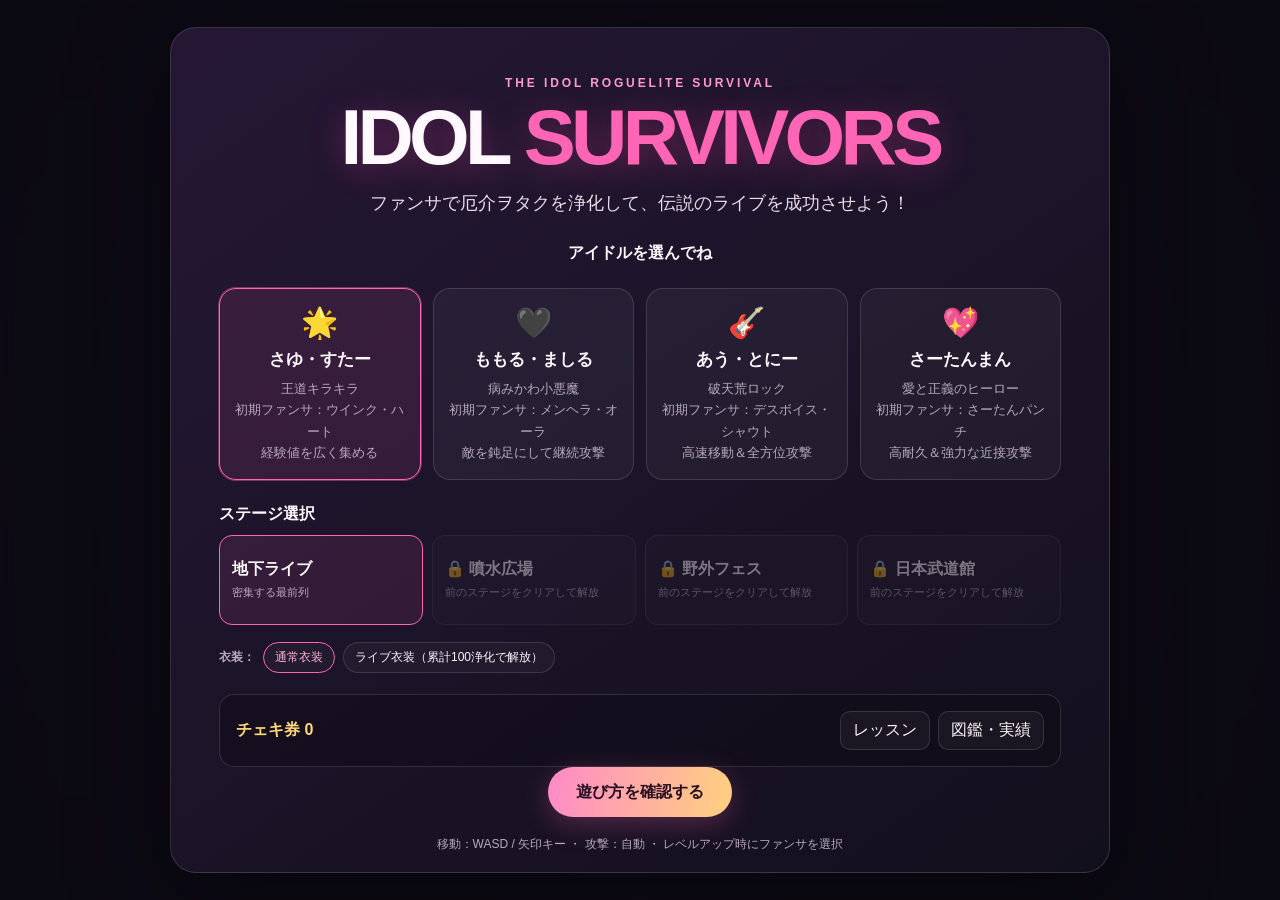
<file: vansaba/index.html>
<!doctype html>
<html lang="ja">
<head>
  <meta charset="utf-8">
  <meta name="viewport" content="width=device-width, initial-scale=1, maximum-scale=1, user-scalable=no">
  <meta name="theme-color" content="#110d1c">
  <title>IDOL SURVIVORS</title>
  <style>
    :root {
      color-scheme: dark;
      --ink: #fff8fc;
      --muted: #b7a9bd;
      --pink: #ff65b5;
      --purple: #a78bfa;
      --panel: rgba(25, 17, 38, .92);
      --line: rgba(255, 255, 255, .13);
    }

    * { box-sizing: border-box; }

    body {
      margin: 0;
      min-width: 320px;
      min-height: 100vh;
      overflow: hidden;
      color: var(--ink);
      background: #100d18;
      font-family: "Yu Gothic", "Hiragino Kaku Gothic ProN", Meiryo, sans-serif;
      user-select: none;
    }

    button { font: inherit; }

    #game {
      position: relative;
      width: 100vw;
      height: 100dvh;
      overflow: hidden;
      background:
        radial-gradient(ellipse at 50% 45%, rgba(84, 37, 95, .18), transparent 55%),
        #100d18;
    }

    canvas { display: block; width: 100%; height: 100%; }

    .screen {
      position: absolute;
      inset: 0;
      display: grid;
      place-items: center;
      padding: 22px;
      background: rgba(10, 8, 16, .64);
      backdrop-filter: blur(7px);
    }

    .hidden { display: none !important; }

    .menu-card {
      width: min(940px, 100%);
      max-height: 94dvh;
      overflow: auto;
      padding: clamp(22px, 5vw, 48px);
      border: 1px solid var(--line);
      border-radius: 26px;
      background: linear-gradient(145deg, rgba(38, 24, 54, .97), rgba(19, 16, 29, .98));
      box-shadow: 0 24px 90px #07050caa;
      text-align: center;
    }

    .eyebrow {
      margin: 0 0 10px;
      color: #ff99ce;
      font-size: 12px;
      font-weight: 900;
      letter-spacing: .24em;
    }

    h1 {
      margin: 0;
      font-size: clamp(40px, 8vw, 78px);
      line-height: .96;
      letter-spacing: -.06em;
      text-shadow: 0 5px 35px #ff4cab55;
    }

    h1 span { color: var(--pink); }

    .tagline {
      margin: 16px 0 28px;
      color: #eadce9;
      font-size: clamp(14px, 2vw, 18px);
    }

    .character-grid {
      display: grid;
      grid-template-columns: repeat(4, minmax(0, 1fr));
      gap: 12px;
      margin: 24px 0;
      text-align: left;
    }

    .character-card {
      min-height: 174px;
      padding: 16px 14px;
      color: var(--ink);
      border: 1px solid var(--line);
      border-radius: 17px;
      background: rgba(255, 255, 255, .045);
      cursor: pointer;
      transition: transform .18s ease, border-color .18s ease, background .18s ease;
    }

    .character-card:hover { transform: translateY(-3px); border-color: #ff83c4aa; }
    .character-card.selected { border-color: var(--pink); background: #ff65b51a; box-shadow: 0 0 0 1px #ff65b566; }
    .character-card .emoji { display: block; margin-bottom: 8px; font-size: 30px; }
    .character-card strong { display: block; margin-bottom: 7px; font-size: 17px; }
    .character-card small { display: block; color: var(--muted); line-height: 1.6; }
    .section-heading { display: block; margin: 20px 0 10px; text-align: left; }
    .stage-grid { display: grid; grid-template-columns: repeat(4, minmax(0, 1fr)); gap: 9px; margin-bottom: 15px; text-align: left; }
    .stage-card { min-height: 90px; padding: 12px; color: var(--ink); border: 1px solid var(--line); border-radius: 13px; background: #ffffff08; cursor: pointer; text-align: left; }
    .stage-card strong, .stage-card small { display: block; }
    .stage-card small { margin-top: 5px; color: var(--muted); font-size: 11px; line-height: 1.45; }
    .stage-card.selected { border-color: var(--pink); background: #ff65b51a; }
    .stage-card:disabled { opacity: .43; cursor: not-allowed; }
    .skin-picker { display: flex; align-items: center; flex-wrap: wrap; gap: 8px; min-height: 34px; margin: 8px 0 18px; color: var(--muted); font-size: 12px; }
    .skin-choice { padding: 6px 11px; color: var(--ink); border: 1px solid var(--line); border-radius: 999px; background: #ffffff08; cursor: pointer; }
    .skin-choice.selected { border-color: var(--pink); color: #ffb6d8; }
    .hub-panel { margin-top: 20px; padding: 16px; border: 1px solid var(--line); border-radius: 15px; background: #09071055; text-align: left; }
    .hub-header { display: flex; justify-content: space-between; align-items: center; flex-wrap: wrap; gap: 10px; }
    .cheki-balance { color: #ffd879; font-weight: 900; }
    .hub-actions { display: flex; gap: 8px; flex-wrap: wrap; }
    .hub-actions button, .lesson-buy { padding: 8px 12px; color: var(--ink); border: 1px solid var(--line); border-radius: 10px; background: #ffffff0a; cursor: pointer; }
    .hub-content { margin-top: 12px; }
    .lesson-list { display: grid; grid-template-columns: repeat(2, minmax(0, 1fr)); gap: 8px; }
    .lesson-buy { display: flex; justify-content: space-between; gap: 8px; align-items: center; text-align: left; }
    .lesson-buy small { display: block; margin-top: 4px; color: var(--muted); }
    .lesson-buy:disabled { opacity: .48; cursor: not-allowed; }
    .collection-columns { display: grid; grid-template-columns: repeat(3, minmax(0, 1fr)); gap: 14px; }
    .collection-columns h3 { margin: 2px 0 8px; color: #ffacd4; font-size: 14px; }
    .collection-columns ul { margin: 0; padding-left: 18px; color: var(--muted); font-size: 12px; line-height: 1.75; }
    .save-warning { margin: 10px 0 0; color: #ff9a9e; font-size: 12px; }

    .primary, .secondary {
      min-height: 50px;
      padding: 0 28px;
      border-radius: 999px;
      font-weight: 900;
      cursor: pointer;
    }

    .primary {
      color: #250f20;
      border: 0;
      background: linear-gradient(100deg, #ff8ac8, #ffd17e);
      box-shadow: 0 7px 28px #ff65b544;
    }

    .primary:hover { filter: brightness(1.08); transform: translateY(-1px); }
    .secondary { color: var(--ink); border: 1px solid var(--line); background: #ffffff0b; }
    .controls-note { margin: 19px 0 0; color: var(--muted); font-size: 12px; }

    #hud {
      position: absolute;
      z-index: 2;
      top: max(14px, env(safe-area-inset-top));
      left: 50%;
      display: flex;
      width: min(600px, calc(100% - 112px));
      flex-direction: column;
      gap: 8px;
      transform: translateX(-50%);
      pointer-events: none;
      text-shadow: 0 2px 6px #000;
    }

    .hud-top { display: flex; justify-content: space-between; align-items: center; gap: 10px; font-size: 13px; font-weight: 900; }
    .bar { height: 11px; overflow: hidden; border: 1px solid #ffffff45; border-radius: 10px; background: #160f20cc; }
    .bar > i { display: block; width: 100%; height: 100%; border-radius: inherit; transition: width .12s linear; }
    #hp-fill { background: linear-gradient(90deg, #ff557e, #ff9a9e); }
    #xp-fill { background: linear-gradient(90deg, #47e0d1, #9cf6c7); }
    .hud-bottom { display: flex; justify-content: space-between; color: #f3e8f4; font-size: 12px; font-weight: 800; }

    #pause-button {
      position: absolute;
      z-index: 3;
      top: max(14px, env(safe-area-inset-top));
      right: max(14px, env(safe-area-inset-right));
      width: 42px;
      height: 42px;
      color: white;
      border: 1px solid var(--line);
      border-radius: 50%;
      background: #20172dcc;
      font-size: 18px;
      cursor: pointer;
    }

    #audio-toggle {
      position: absolute;
      z-index: 3;
      top: max(14px, env(safe-area-inset-top));
      right: max(64px, calc(env(safe-area-inset-right) + 56px));
      width: 42px;
      height: 42px;
      color: white;
      border: 1px solid var(--line);
      border-radius: 50%;
      background: #20172dcc;
      font-size: 18px;
      cursor: pointer;
    }

    .modal-card { width: min(760px, 100%); padding: 30px; border: 1px solid var(--line); border-radius: 23px; background: var(--panel); text-align: center; box-shadow: 0 24px 90px #07050caa; }
    .modal-card h2 { margin: 0 0 8px; font-size: clamp(25px, 5vw, 38px); }
    .modal-card p { margin: 0 0 22px; color: var(--muted); }
    #upgrade-options { display: grid; grid-template-columns: repeat(3, 1fr); gap: 12px; }
    #upgrade-options.four { grid-template-columns: repeat(4, minmax(0, 1fr)); }
    .upgrade {
      min-height: 150px;
      padding: 18px 14px;
      color: var(--ink);
      border: 1px solid var(--line);
      border-radius: 16px;
      background: #ffffff09;
      cursor: pointer;
      text-align: left;
    }
    .upgrade:hover { border-color: #ff83c4; background: #ff65b51a; }
    .upgrade b { display: block; margin: 7px 0; font-size: 17px; }
    .upgrade small { color: var(--muted); line-height: 1.55; }
    .upgrade .upgrade-icon { font-size: 24px; }
    .result-icon { margin-bottom: 8px; font-size: 45px; }
    .result-stats { margin: 18px 0 26px; color: #ded0e0; line-height: 1.9; }
    .instructions-card { width: min(680px, 100%); }
    .instruction-list { display: grid; gap: 10px; margin: 22px 0 26px; text-align: left; }
    .instruction-list p { margin: 0; padding: 12px 15px; border: 1px solid var(--line); border-radius: 12px; background: #ffffff08; color: #f4e8f4; line-height: 1.6; }
    .instruction-list strong { color: #ffacd4; }
    .instruction-actions { display: flex; justify-content: center; flex-wrap: wrap; gap: 10px; }

    #result-screen.win {
      overflow: hidden;
      background: radial-gradient(ellipse at 50% 40%, rgba(255, 107, 181, .28), rgba(10, 8, 16, .78) 72%);
    }
    #result-screen.win::before {
      position: absolute;
      inset: -50%;
      background: repeating-conic-gradient(from 0deg at 50% 50%, #ffd36d12 0deg 8deg, transparent 8deg 20deg);
      content: "";
      animation: stage-rays 18s linear infinite;
    }
    #result-screen.win .modal-card {
      position: relative;
      z-index: 1;
      border-color: #ffd77d88;
      background: linear-gradient(145deg, rgba(65, 34, 69, .97), rgba(29, 19, 39, .98));
      animation: win-arrive .7s cubic-bezier(.2, .8, .2, 1) both;
    }
    #result-screen.win .result-icon { animation: trophy-glow 1.2s ease-in-out infinite alternate; }
    .celebration { position: absolute; z-index: 0; inset: 0; overflow: hidden; pointer-events: none; }
    .confetti-piece { position: absolute; top: -20px; border-radius: 2px; animation: confetti-fall 3s ease-in forwards; }
    @keyframes stage-rays { to { transform: rotate(360deg); } }
    @keyframes win-arrive { from { opacity: 0; transform: translateY(24px) scale(.92); } to { opacity: 1; transform: translateY(0) scale(1); } }
    @keyframes trophy-glow { from { transform: scale(1) rotate(-8deg); filter: drop-shadow(0 0 8px #ffd36d); } to { transform: scale(1.2) rotate(8deg); filter: drop-shadow(0 0 25px #ff82c5); } }
    @keyframes confetti-fall { to { transform: translateY(115vh) rotate(760deg); opacity: .8; } }

    #joystick {
      position: absolute;
      z-index: 3;
      bottom: max(28px, env(safe-area-inset-bottom));
      left: max(24px, env(safe-area-inset-left));
      display: none;
      width: 116px;
      height: 116px;
      border: 1px solid #ffffff40;
      border-radius: 50%;
      background: #241a2c88;
      touch-action: none;
    }
    #stick {
      position: absolute;
      top: 50%;
      left: 50%;
      width: 48px;
      height: 48px;
      border: 1px solid #ffffff80;
      border-radius: 50%;
      background: #ff83c477;
      transform: translate(-50%, -50%);
    }

    @media (pointer: coarse) {
      #joystick { display: block; }
      .controls-note { padding-bottom: 4px; }
    }

    @media (max-width: 700px) {
      .screen { padding: 12px; }
      .menu-card { padding: 23px 17px; border-radius: 20px; }
      .character-grid { grid-template-columns: repeat(2, 1fr); gap: 8px; margin: 17px 0; }
      .character-card { min-height: 130px; padding: 11px; }
      .character-card .emoji { display: inline-block; margin: 0 6px 4px 0; font-size: 23px; vertical-align: middle; }
      .character-card strong { display: inline; font-size: 15px; }
      .character-card small { font-size: 11px; }
      .stage-grid { grid-template-columns: repeat(2, minmax(0, 1fr)); }
      .stage-card { min-height: 75px; padding: 9px; }
      .lesson-list, .collection-columns { grid-template-columns: 1fr; }
      #upgrade-options { grid-template-columns: 1fr; }
      #upgrade-options.four { grid-template-columns: 1fr; }
      .upgrade { min-height: 0; padding: 13px; }
      .upgrade .upgrade-icon { float: left; margin-right: 12px; }
      .modal-card { max-height: 92dvh; overflow: auto; padding: 22px 16px; }
    }
  </style>
</head>
<body>
  <main id="game">
    <canvas id="stage" aria-label="IDOL SURVIVORS ゲーム画面"></canvas>
    <audio id="live-bgm" preload="none" loop>
      <source src="bgm/ぎゅっとてをつないで.mp3" type="audio/mpeg">
    </audio>

    <section id="title-screen" class="screen">
      <div class="menu-card">
        <p class="eyebrow">THE IDOL ROGUELITE SURVIVAL</p>
        <h1>IDOL <span>SURVIVORS</span></h1>
        <p class="tagline">ファンサで厄介ヲタクを浄化して、伝説のライブを成功させよう！</p>
        <strong>アイドルを選んでね</strong>
        <div id="character-grid" class="character-grid"></div>
        <strong class="section-heading">ステージ選択</strong>
        <div id="stage-grid" class="stage-grid"></div>
        <div id="skin-picker" class="skin-picker"></div>
        <div class="hub-panel">
          <div class="hub-header">
            <span id="cheki-balance" class="cheki-balance">チェキ券 0</span>
            <div class="hub-actions">
              <button id="lessons-toggle" type="button">レッスン</button>
              <button id="collection-toggle" type="button">図鑑・実績</button>
            </div>
          </div>
          <section id="lessons-panel" class="hub-content hidden">
            <div id="lesson-list" class="lesson-list"></div>
          </section>
          <section id="collection-panel" class="hub-content hidden">
            <div id="collection-content" class="collection-columns"></div>
          </section>
          <p id="save-warning" class="save-warning hidden"></p>
        </div>
        <button id="start-button" class="primary">遊び方を確認する</button>
        <p class="controls-note">移動：WASD / 矢印キー ・ 攻撃：自動 ・ レベルアップ時にファンサを選択</p>
      </div>
    </section>

    <section id="instructions-screen" class="screen hidden">
      <div class="modal-card instructions-card">
        <p class="eyebrow">HOW TO PLAY</p>
        <h2>ライブの遊び方</h2>
        <div class="instruction-list">
          <p><strong>移動：</strong>WASD / 矢印キー、スマートフォンは画面左下のスティック</p>
          <p><strong>攻撃：</strong>ファンサは自動で発動。敵を倒してサイリウムを集めよう。</p>
          <p><strong>レベルアップ：</strong>表示される3つのスキルから1つを選んで強化。</p>
          <p><strong>差し入れ：</strong>1分ごとに現れるTOを倒して、宝箱を手に入れよう。</p>
          <p><strong>回復：</strong>会場の機材を壊すと、ケータリングが出ることがあるよ。</p>
          <p><strong>レッスン：</strong>ライブでもらったチェキ券で、次のライブを強化。</p>
          <p><strong>クリア条件：</strong>5分間生き残ってボスを倒し、次の会場を解放しよう。</p>
        </div>
        <div class="instruction-actions">
          <button id="back-to-select-button" class="secondary">アイドル選択に戻る</button>
          <button id="begin-live-button" class="primary">ライブスタート！</button>
        </div>
      </div>
    </section>

    <section id="hud" class="hidden" aria-live="polite">
      <div id="stage-label" class="eyebrow"></div>
      <div class="hud-top"><span id="character-name">アイドル</span><span id="timer">00:00 / 05:00</span></div>
      <div class="bar"><i id="hp-fill"></i></div>
      <div class="bar"><i id="xp-fill"></i></div>
      <div class="hud-bottom"><span id="level-label">LV 1</span><span id="enemy-label">浄化 0</span><span id="goal-label">LIVE START!</span></div>
    </section>
    <button id="audio-toggle" class="hidden" aria-label="音声をミュート">♫</button>
    <button id="pause-button" class="hidden" aria-label="一時停止">Ⅱ</button>

    <section id="level-screen" class="screen hidden">
      <div class="modal-card">
        <p class="eyebrow">LEVEL UP!</p>
        <h2>次のファンサを選ぼう</h2>
        <p>どの力を伸ばす？</p>
        <div id="upgrade-options"></div>
      </div>
    </section>

    <section id="pause-screen" class="screen hidden">
      <div class="modal-card">
        <p class="eyebrow">LIVE PAUSED</p>
        <h2>ライブ一時停止中</h2>
        <p>深呼吸して、ステージに戻ろう。</p>
        <button id="resume-button" class="primary">ライブに戻る</button>
      </div>
    </section>

    <section id="result-screen" class="screen hidden">
      <div id="celebration" class="celebration"></div>
      <div class="modal-card">
        <div id="result-icon" class="result-icon">✨</div>
        <p id="result-eyebrow" class="eyebrow">LIVE COMPLETE</p>
        <h2 id="result-title">伝説のライブ成功！</h2>
        <div id="result-stats" class="result-stats"></div>
        <button id="next-stage-button" class="primary hidden">次のステージへ</button>
        <button id="again-button" class="primary">もう一度ライブ！</button>
      </div>
    </section>

    <div id="joystick" aria-label="移動スティック"><div id="stick"></div></div>
  </main>

  <script>
    (() => {
      "use strict";

      const characters = [
        { id: "sayu", name: "さゆ・すたー", tagline: "王道キラキラ", weapon: "ウインク・ハート", skill: "経験値を広く集める", emoji: "🌟", color: "#ff85bd", altColor: "#bca2ff", hp: 100, speed: 205, range: 1.35, damage: 1, attackSpeed: 1 },
        { id: "momoru", name: "ももる・ましる", tagline: "病みかわ小悪魔", weapon: "メンヘラ・オーラ", skill: "敵を鈍足にして継続攻撃", emoji: "🖤", color: "#e78bff", altColor: "#ff8fc2", hp: 90, speed: 190, range: 1.1, damage: 1.08, attackSpeed: 1 },
        { id: "au", name: "あう・とにー", tagline: "破天荒ロック", weapon: "デスボイス・シャウト", skill: "高速移動＆全方位攻撃", emoji: "🎸", color: "#ff9c64", altColor: "#ffe27e", hp: 92, speed: 228, range: 1, damage: 1.12, attackSpeed: 1.16 },
        { id: "satan", name: "さーたんまん", tagline: "愛と正義のヒーロー", weapon: "さーたんパンチ", skill: "高耐久＆強力な近接攻撃", emoji: "💖", color: "#7ce6d0", altColor: "#ff85bd", hp: 135, speed: 180, range: 1, damage: 1.2, attackSpeed: .86 }
      ];

      const characterImageFiles = {
        sayu: "sayu.png",
        momoru: "momo.png",
        au: "au.png",
        satan: "satan.png"
      };
      const characterImages = {};
      for (const character of characters) {
        const image = new Image();
        image.src = `pic/${characterImageFiles[character.id]}`;
        image.addEventListener("error", () => console.error("キャラクター画像を読み込めませんでした。", image.src));
        characterImages[character.id] = image;
      }

      const soundPatterns = {
        ui: { start: 520, end: 680, duration: .055, type: "sine", volume: .045, cooldown: .045 },
        attack: { start: 720, end: 430, duration: .085, type: "triangle", volume: .035, cooldown: .14 },
        hit: { start: 260, end: 170, duration: .045, type: "square", volume: .025, cooldown: .055 },
        kill: { start: 520, end: 880, duration: .08, type: "sine", volume: .055, cooldown: .06 },
        damage: { start: 150, end: 70, duration: .14, type: "sawtooth", volume: .07, cooldown: .22 },
        level: { start: 620, end: 1100, duration: .3, type: "sine", volume: .08, cooldown: .1 },
        chest: { start: 720, end: 1420, duration: .4, type: "triangle", volume: .085, cooldown: .1 },
        heal: { start: 460, end: 880, duration: .18, type: "sine", volume: .06, cooldown: .1 },
        warning: { start: 900, end: 360, duration: .28, type: "sawtooth", volume: .06, cooldown: .1 },
        boss: { start: 220, end: 55, duration: .6, type: "sawtooth", volume: .1, cooldown: .1 },
        win: { start: 520, end: 1040, duration: .45, type: "sine", volume: .11, cooldown: .1 },
        lose: { start: 320, end: 90, duration: .55, type: "triangle", volume: .1, cooldown: .1 }
      };
      const AudioContextClass = window.AudioContext || window.webkitAudioContext;
      const liveMusic = document.getElementById("live-bgm");
      liveMusic.volume = .35;
      liveMusic.addEventListener("error", () =>
        console.error("ライブBGMを読み込めませんでした。", liveMusic.currentSrc || liveMusic.querySelector("source").src));
      let audioContext = null;
      let audioEnabled = true;
      const lastSoundTimes = {};

      const stages = [
        { name: "秋葉原・地下ライブハウス", shortName: "地下ライブ", description: "密集する最前列", background: "#15111e", grid: "rgba(255,255,255,.035)", accent: "#ff84c3" },
        { name: "噴水広場・リリイベ会場", shortName: "噴水広場", description: "広場とケータリング", background: "#101923", grid: "rgba(117,209,255,.05)", accent: "#71d9f4" },
        { name: "真夏の野外アイドルフェス", shortName: "野外フェス", description: "熱中症エリアに注意", background: "#211a12", grid: "rgba(255,218,122,.05)", accent: "#ffc46c" },
        { name: "日本武道館・最終決戦", shortName: "日本武道館", description: "360度から押し寄せる", background: "#1c111b", grid: "rgba(255,112,142,.05)", accent: "#ff708e" }
      ];

      const baseWeapons = {
        sayu: { id: "heart", name: "ウインク・ハート", icon: "💗" },
        momoru: { id: "aura", name: "メンヘラ・オーラ", icon: "🖤" },
        au: { id: "shout", name: "デスボイス・シャウト", icon: "🎸" },
        satan: { id: "punch", name: "さーたんパンチ", icon: "👊" }
      };

      const lessonCatalog = [
        { id: "power", name: "ボーカルレッスン", description: "攻撃力 +5%", cost: level => 20 + level * 15 },
        { id: "mental", name: "メンタルトレーニング", description: "最大メンタル +10", cost: level => 18 + level * 14 },
        { id: "speed", name: "ダンスレッスン", description: "移動速度 +4%", cost: level => 16 + level * 12 },
        { id: "guard", name: "護身術レッスン", description: "被ダメージ軽減 +3%", cost: level => 22 + level * 18 }
      ];

      const enemyNames = {
        front: "最前管理",
        rush: "オタ芸マン",
        yell: "家虎叫び",
        masai: "マサイ族",
        stalker: "認知厨",
        to: "TO",
        boss: "ゴシップ記者"
      };

      const saveKey = "idol-survivors-profile-v1";
      const emptyProfile = () => ({
        cheki: 0,
        lessons: { power: 0, mental: 0, speed: 0, guard: 0 },
        unlockedStage: 0,
        stageClears: [0, 0, 0, 0],
        totalKills: 0,
        runs: 0,
        enemyKills: {},
        idolKills: {},
        evolvedWeapons: 0,
        selectedSkins: {},
        unlockedSkins: []
      });
      let saveWarning = "";

      function loadProfile() {
        try {
          const raw = localStorage.getItem(saveKey);
          if (!raw) return emptyProfile();
          const saved = JSON.parse(raw);
          if (!saved || typeof saved !== "object" || Array.isArray(saved)) {
            throw new Error("セーブデータの形式が正しくありません。");
          }
          const profile = { ...emptyProfile(), ...saved };
          profile.lessons = { ...emptyProfile().lessons, ...(saved.lessons || {}) };
          profile.stageClears = (Array.isArray(saved.stageClears) ? saved.stageClears : []).concat([0, 0, 0, 0]).slice(0, 4);
          profile.enemyKills = saved.enemyKills && typeof saved.enemyKills === "object" ? saved.enemyKills : {};
          profile.idolKills = saved.idolKills && typeof saved.idolKills === "object" ? saved.idolKills : {};
          profile.selectedSkins = saved.selectedSkins && typeof saved.selectedSkins === "object" ? saved.selectedSkins : {};
          profile.unlockedSkins = Array.isArray(saved.unlockedSkins) ? saved.unlockedSkins : [];
          profile.unlockedStage = Math.max(0, Math.min(stages.length - 1, Number(profile.unlockedStage) || 0));
          profile.cheki = Math.max(0, Number(profile.cheki) || 0);
          profile.totalKills = Math.max(0, Number(profile.totalKills) || 0);
          profile.runs = Math.max(0, Number(profile.runs) || 0);
          profile.evolvedWeapons = Math.max(0, Number(profile.evolvedWeapons) || 0);
          for (const lesson of lessonCatalog) {
            profile.lessons[lesson.id] = Math.max(0, Math.min(10, Number(profile.lessons[lesson.id]) || 0));
          }
          for (const enemyId of Object.keys(enemyNames)) {
            profile.enemyKills[enemyId] = Math.max(0, Number(profile.enemyKills[enemyId]) || 0);
          }
          for (const character of characters) {
            profile.idolKills[character.id] = Math.max(0, Number(profile.idolKills[character.id]) || 0);
          }
          profile.stageClears = profile.stageClears.map(value => Math.max(0, Number(value) || 0));
          profile.unlockedSkins = profile.unlockedSkins.filter(skin =>
            characters.some(character => skin === `${character.id}-alt`));
          return profile;
        } catch (error) {
          console.error("セーブデータを読み込めませんでした。", error);
          saveWarning = "セーブデータを読み込めませんでした。新しいデータで開始します。";
          return emptyProfile();
        }
      }

      const profile = loadProfile();

      const weaponCatalog = [
        { id: "laser", name: "レス（指差し）", icon: "☝️", description: "遠くの敵をロックオンしてレーザー！", type: "weapon" },
        { id: "ball", name: "サインボール投げ", icon: "⚾", description: "跳ね回るボールで敵をまとめて攻撃！", type: "weapon" },
        { id: "kiss", name: "爆レス・投げキッス", icon: "💋", description: "着弾点で弾けるキスマークを飛ばす！", type: "weapon" },
        { id: "handshake", name: "神対応・握手会", icon: "🤝", description: "周囲を回る握手の手で敵を弾き飛ばす！", type: "weapon" },
        { id: "mc", name: "MCトーク", icon: "🎤", description: "みんなの動きを止めて長話ダメージ！", type: "weapon" }
      ];

      const passiveCatalog = [
        { id: "boots", name: "厚底ブーツ", icon: "👢", description: "移動速度が上がる", type: "passive" },
        { id: "mic", name: "高性能マイク", icon: "🎙️", description: "ファンサの威力・速度・範囲が上がる", type: "passive" },
        { id: "letters", name: "ファンレターの束", icon: "💌", description: "経験値を多く獲得できる", type: "passive" },
        { id: "manager", name: "マネージャーの護衛", icon: "🛡️", description: "受けるダメージを軽減", type: "passive" },
        { id: "buzz", name: "SNSのバズり", icon: "📱", description: "攻撃が強化される", type: "passive" }
      ];

      const maxEnemies = 220;
      const maxGems = 500;
      const canvas = document.getElementById("stage");
      const ctx = canvas.getContext("2d");
      const ui = {
        title: document.getElementById("title-screen"),
        instructions: document.getElementById("instructions-screen"),
        grid: document.getElementById("character-grid"),
        stageGrid: document.getElementById("stage-grid"),
        skinPicker: document.getElementById("skin-picker"),
        lessonsPanel: document.getElementById("lessons-panel"),
        lessonList: document.getElementById("lesson-list"),
        collectionPanel: document.getElementById("collection-panel"),
        collectionContent: document.getElementById("collection-content"),
        cheki: document.getElementById("cheki-balance"),
        saveWarning: document.getElementById("save-warning"),
        hud: document.getElementById("hud"),
        level: document.getElementById("level-screen"),
        options: document.getElementById("upgrade-options"),
        pause: document.getElementById("pause-screen"),
        result: document.getElementById("result-screen"),
        pauseButton: document.getElementById("pause-button"),
        audioToggle: document.getElementById("audio-toggle"),
        hp: document.getElementById("hp-fill"),
        xp: document.getElementById("xp-fill"),
        name: document.getElementById("character-name"),
        stageName: document.getElementById("stage-label"),
        timer: document.getElementById("timer"),
        levelLabel: document.getElementById("level-label"),
        enemyLabel: document.getElementById("enemy-label"),
        goal: document.getElementById("goal-label")
      };

      const keys = new Set();
      const state = {
        scene: "title",
        selected: 0,
        selectedStage: 0,
        stageIndex: 0,
        player: null,
        elapsed: 0,
        duration: 300,
        spawnClock: 0,
        nextToSpawn: 60,
        attackClock: 0,
        frameTime: 0,
        kills: 0,
        enemies: [],
        enemyKills: {},
        projectiles: [],
        hostileShots: [],
        gems: [],
        chests: [],
        props: [],
        recoveries: [],
        effects: [],
        worldDecor: [],
        level: 1,
        xp: 0,
        nextXp: 5,
        weaponLevels: {},
        evolvedWeapons: {},
        passives: {},
        bossSpawned: false,
        bossDefeated: false,
        hazardClock: 35,
        hazard: null,
        runRecorded: false,
        lastTimestamp: 0,
        joystick: { active: false, pointerId: null, x: 0, y: 0 }
      };

      function resize() {
        const ratio = Math.min(window.devicePixelRatio || 1, 2);
        canvas.width = Math.floor(window.innerWidth * ratio);
        canvas.height = Math.floor(window.innerHeight * ratio);
        ctx.setTransform(ratio, 0, 0, ratio, 0, 0);
      }

      function show(element, visible) { element.classList.toggle("hidden", !visible); }

      function getAudioContext() {
        if (!AudioContextClass) return null;
        try {
          if (!audioContext) audioContext = new AudioContextClass();
          if (audioContext.state === "suspended") {
            audioContext.resume().catch(error => console.error("効果音を再生できませんでした。", error));
          }
          return audioContext;
        } catch (error) {
          console.error("効果音を初期化できませんでした。", error);
          return null;
        }
      }

      function playSound(name) {
        if (!audioEnabled) return;
        const pattern = soundPatterns[name];
        const context = getAudioContext();
        if (!pattern || !context) return;
        const now = context.currentTime;
        if (now - (lastSoundTimes[name] || -Infinity) < pattern.cooldown) return;
        lastSoundTimes[name] = now;
        const oscillator = context.createOscillator();
        const gain = context.createGain();
        oscillator.type = pattern.type;
        oscillator.frequency.setValueAtTime(pattern.start, now);
        oscillator.frequency.exponentialRampToValueAtTime(pattern.end, now + pattern.duration);
        gain.gain.setValueAtTime(.0001, now);
        gain.gain.exponentialRampToValueAtTime(pattern.volume, now + .01);
        gain.gain.exponentialRampToValueAtTime(.0001, now + pattern.duration);
        oscillator.connect(gain);
        gain.connect(context.destination);
        oscillator.start(now);
        oscillator.stop(now + pattern.duration + .01);
      }

      function startMusic() {
        if (!audioEnabled) return;
        liveMusic.play().catch(error => {
          if (error.name !== "AbortError") console.warn("ライブBGMを再生できませんでした。", error);
        });
      }

      function stopMusic(reset) {
        liveMusic.pause();
        if (reset) liveMusic.currentTime = 0;
      }

      function updateAudioToggle() {
        ui.audioToggle.textContent = audioEnabled ? "♫" : "🔇";
        ui.audioToggle.setAttribute("aria-label", audioEnabled ? "音声をミュート" : "音声を再生");
      }

      function saveProfile() {
        try {
          localStorage.setItem(saveKey, JSON.stringify(profile));
          saveWarning = "";
        } catch (error) {
          console.error("セーブデータを保存できませんでした。", error);
          saveWarning = "保存できませんでした。ブラウザーのストレージ設定をご確認ください。";
        }
        ui.saveWarning.textContent = saveWarning;
        show(ui.saveWarning, Boolean(saveWarning));
      }

      function buildStageCards() {
        ui.stageGrid.innerHTML = "";
        stages.forEach((stage, index) => {
          const button = document.createElement("button");
          const unlocked = index <= profile.unlockedStage;
          button.className = "stage-card" + (index === state.selectedStage ? " selected" : "");
          button.type = "button";
          button.disabled = !unlocked;
          button.setAttribute("aria-pressed", index === state.selectedStage ? "true" : "false");
          button.innerHTML = `<strong>${unlocked ? "" : "🔒 "}${stage.shortName}</strong><small>${unlocked ? stage.description : "前のステージをクリアして解放"}</small>`;
          button.addEventListener("click", () => {
            if (!unlocked) return;
            state.selectedStage = index;
            buildStageCards();
          });
          ui.stageGrid.appendChild(button);
        });
      }

      function createStageProps(stageIndex) {
        const props = [];
        for (let i = 0; i < 16; i++) {
          const angle = Math.random() * Math.PI * 2;
          const distance = 170 + Math.random() * 650;
          props.push({
            x: Math.cos(angle) * distance,
            y: Math.sin(angle) * distance,
            hp: 2,
            maxHp: 2,
            hitClock: 0,
            kind: stageIndex === 1 ? "fountain" : stageIndex === 3 ? "barrier" : "amp"
          });
        }
        return props;
      }

      function buildSkinPicker() {
        const character = characters[state.selected];
        const skinId = `${character.id}-alt`;
        const hasAltSkin = profile.unlockedSkins.includes(skinId);
        const selectedSkin = profile.selectedSkins[character.id] || "base";
        ui.skinPicker.innerHTML = "<strong>衣装：</strong>";
        const options = [{ id: "base", name: "通常衣装" }];
        if (hasAltSkin) options.push({ id: "alt", name: "ライブ衣装" });
        else options.push({ id: "locked", name: "ライブ衣装（累計100浄化で解放）", locked: true });
        for (const skin of options) {
          const button = document.createElement("button");
          button.type = "button";
          button.className = "skin-choice" + (skin.id === selectedSkin ? " selected" : "");
          button.textContent = skin.name;
          button.disabled = Boolean(skin.locked);
          button.addEventListener("click", () => {
            profile.selectedSkins[character.id] = skin.id;
            saveProfile();
            buildSkinPicker();
          });
          ui.skinPicker.appendChild(button);
        }
      }

      function renderLessons() {
        ui.cheki.textContent = `チェキ券 ${profile.cheki}`;
        ui.lessonList.innerHTML = "";
        for (const lesson of lessonCatalog) {
          const level = Number(profile.lessons[lesson.id]) || 0;
          const cost = lesson.cost(level);
          const button = document.createElement("button");
          button.type = "button";
          button.className = "lesson-buy";
          button.disabled = level >= 10 || profile.cheki < cost;
          button.innerHTML = `<span><b>${lesson.name} Lv.${level}</b><small>${lesson.description}</small></span><strong>${level >= 10 ? "MAX" : `🎟 ${cost}`}</strong>`;
          button.addEventListener("click", () => {
            if (level >= 10 || profile.cheki < cost) return;
            profile.cheki -= cost;
            profile.lessons[lesson.id] = level + 1;
            saveProfile();
            renderLessons();
          });
          ui.lessonList.appendChild(button);
        }
      }

      function renderCollection() {
        const achievements = [
          [profile.totalKills > 0, "初めての神対応"],
          [profile.totalKills >= 100, "100人を浄化"],
          [profile.stageClears.some(count => count > 0), "初ライブ成功"],
          [profile.evolvedWeapons > 0, "ファンサ覚醒"]
        ];
        const achievementsHtml = achievements.map(([unlocked, name]) => `<li>${unlocked ? "🏆" : "🔒"} ${name}</li>`).join("");
        const bestiaryHtml = Object.entries(enemyNames).map(([id, name]) =>
          `<li>${name}：${profile.enemyKills[id] || 0}</li>`).join("");
        const skinsHtml = characters.map(character => {
          const unlocked = profile.unlockedSkins.includes(`${character.id}-alt`);
          return `<li>${character.name}：${unlocked ? "ライブ衣装 解放済み" : `${profile.idolKills[character.id] || 0}/100 浄化`}</li>`;
        }).join("");
        ui.collectionContent.innerHTML =
          `<section><h3>実績</h3><ul>${achievementsHtml}</ul></section>` +
          `<section><h3>ヲタク図鑑（累計）</h3><ul>${bestiaryHtml}</ul></section>` +
          `<section><h3>衣装解放</h3><ul>${skinsHtml}</ul><p>累計100人の浄化でライブ衣装を獲得。</p></section>`;
      }

      function renderMetaUI() {
        renderLessons();
        renderCollection();
        buildStageCards();
        buildSkinPicker();
        ui.saveWarning.textContent = saveWarning;
        show(ui.saveWarning, Boolean(saveWarning));
      }

      function buildCharacterCards() {
        ui.grid.innerHTML = "";
        characters.forEach((character, index) => {
          const button = document.createElement("button");
          button.className = "character-card" + (index === state.selected ? " selected" : "");
          button.type = "button";
          button.setAttribute("aria-pressed", index === state.selected ? "true" : "false");
          button.innerHTML = `<span class="emoji">${character.emoji}</span><strong>${character.name}</strong><small>${character.tagline}<br>初期ファンサ：${character.weapon}<br>${character.skill}</small>`;
          button.addEventListener("click", () => {
            state.selected = index;
            buildCharacterCards();
            buildSkinPicker();
          });
          ui.grid.appendChild(button);
        });
      }

      function startGame() {
        const character = characters[state.selected];
        const selectedSkin = profile.selectedSkins[character.id] || "base";
        state.player = {
          x: 0, y: 0, radius: 17,
          hp: character.hp + profile.lessons.mental * 10,
          maxHp: character.hp + profile.lessons.mental * 10,
          speed: character.speed * (1 + profile.lessons.speed * .04),
          color: selectedSkin === "alt" ? character.altColor : character.color,
          armor: (character.id === "satan" ? .12 : 0) + profile.lessons.guard * .03,
          character, skin: selectedSkin,
          damage: character.damage * (1 + profile.lessons.power * .05) * (selectedSkin === "alt" ? 1.03 : 1),
          attackSpeed: character.attackSpeed,
          pickupRange: character.id === "sayu" ? 140 : 76, facingX: 1, facingY: 0,
          invulnerable: 0, guardianAngle: 0, guardianClock: 0
        };
        state.stageIndex = state.selectedStage;
        state.elapsed = 0;
        state.spawnClock = 0;
        state.nextToSpawn = 60;
        state.attackClock = 0;
        state.frameTime = 0;
        state.kills = 0;
        state.enemies = [];
        state.enemyKills = {};
        state.projectiles = [];
        state.hostileShots = [];
        state.gems = [];
        state.chests = [];
        state.props = createStageProps(state.stageIndex);
        state.recoveries = [];
        state.effects = [];
        state.level = 1;
        state.xp = 0;
        state.nextXp = 5;
        state.weaponLevels = { [baseWeapons[character.id].id]: 1 };
        state.evolvedWeapons = {};
        state.passives = {};
        state.bossSpawned = false;
        state.bossDefeated = false;
        state.hazardClock = 35;
        state.hazard = null;
        state.runRecorded = false;
        state.scene = "playing";
        state.worldDecor = [];
        for (let i = 0; i < 80; i++) {
          state.worldDecor.push({ x: (Math.random() - .5) * 2600, y: (Math.random() - .5) * 2000, size: 2 + Math.random() * 5 });
        }
        ui.name.textContent = `${character.emoji} ${character.name}`;
        ui.stageName.textContent = stages[state.stageIndex].name;
        show(ui.title, false);
        show(ui.instructions, false);
        show(ui.level, false);
        show(ui.pause, false);
        show(ui.result, false);
        show(ui.hud, true);
        show(ui.pauseButton, true);
        show(ui.audioToggle, true);
        updateAudioToggle();
        startMusic();
        updateHud();
      }

      function currentDamage() {
        const p = state.player;
        const mic = 1 + (state.passives.mic || 0) * .18;
        const buzz = 1 + (state.passives.buzz || 0) * .15;
        const pressure = p.character.id === "au" ? 1 + (1 - p.hp / p.maxHp) * .45 : 1;
        return p.damage * mic * buzz * pressure;
      }

      function nearestEnemy(maxDistance) {
        let closest = null;
        let best = maxDistance * maxDistance;
        for (const enemy of state.enemies) {
          const dx = enemy.x - state.player.x;
          const dy = enemy.y - state.player.y;
          const distance = dx * dx + dy * dy;
          if (distance < best) { closest = enemy; best = distance; }
        }
        return closest;
      }

      function fireProjectile(target, options) {
        if (!target) return;
        const dx = target.x - state.player.x;
        const dy = target.y - state.player.y;
        const length = Math.hypot(dx, dy) || 1;
        const speed = options.speed || 450;
        state.projectiles.push({
          x: state.player.x, y: state.player.y,
          vx: dx / length * speed, vy: dy / length * speed,
          radius: options.radius || 7,
          damage: options.damage || currentDamage(),
          color: options.color || "#ff8fc9",
          life: options.life || 1.8,
          splash: options.splash || 0,
          pierce: options.pierce || 0,
          bounce: options.bounce || 0,
          edgeBounce: Boolean(options.edgeBounce)
        });
      }

      function addEffect(x, y, radius, color, duration) {
        state.effects.push({ x, y, radius, color, life: duration || .35, total: duration || .35 });
      }

      function addGem(gem) {
        if (state.gems.length < maxGems) {
          state.gems.push(gem);
          return;
        }

        let nearest = state.gems[0];
        let nearestDistance = Infinity;
        for (const existing of state.gems) {
          const dx = existing.x - gem.x;
          const dy = existing.y - gem.y;
          const distance = dx * dx + dy * dy;
          if (distance < nearestDistance) {
            nearest = existing;
            nearestDistance = distance;
          }
        }
        nearest.value += gem.value;
      }

      function damageEnemy(enemy, damage, knockbackX, knockbackY) {
        if (!enemy || enemy.dead) return;
        const adjustedDamage = state.player.character.id === "momoru" && enemy.slow > 0 ? damage * 1.35 : damage;
        enemy.hp -= adjustedDamage;
        playSound(enemy.hp <= 0 ? "kill" : "hit");
        if (knockbackX || knockbackY) {
          enemy.x += knockbackX * .07;
          enemy.y += knockbackY * .07;
        }
        if (enemy.hp <= 0) {
          enemy.dead = true;
          state.kills++;
          state.enemyKills[enemy.type] = (state.enemyKills[enemy.type] || 0) + 1;
          const amount = enemy.boss ? 18 : enemy.type === "to" ? 5 : 1;
          for (let i = 0; i < amount; i++) {
            const angle = Math.random() * Math.PI * 2;
            const spread = Math.random() * (enemy.boss ? 46 : 14);
            addGem({
              x: enemy.x + Math.cos(angle) * spread,
              y: enemy.y + Math.sin(angle) * spread,
              value: enemy.boss ? 3 : enemy.type === "to" ? 2 : 1,
              radius: enemy.boss ? 6 : 4,
              color: enemy.boss ? "#ffd46e" : "#71f1dc"
            });
          }
          addEffect(enemy.x, enemy.y, enemy.radius * 1.7, enemy.boss ? "#ffd46e" : "#ff93c7", .4);
          if (enemy.boss) {
            state.bossDefeated = true;
            finishGame(true);
          } else if (enemy.type === "to") {
            state.chests.push({ x: enemy.x, y: enemy.y, radius: 15 });
          }
        }
      }

      function spawnEnemy() {
        const p = state.player;
        const angle = Math.random() * Math.PI * 2;
        const distance = (Math.max(window.innerWidth, window.innerHeight) * .62 + 80) *
          [.78, .88, 1.05, .72][state.stageIndex];
        const progress = state.elapsed / state.duration;
        let enemy;
        const roll = Math.random();
        if (state.elapsed > 50 && roll < .16) {
          enemy = { type: "yell", name: "家虎叫び", radius: 13, hp: 6 + progress * 8, speed: 42, damage: 8, color: "#b99aff", xp: 1 };
        } else if (state.elapsed > 65 && roll < .42) {
          enemy = { type: "masai", name: "マサイ族", radius: 13, hp: 5 + progress * 7, speed: 100 + progress * 38, damage: 10, color: "#f6a257", xp: 1 };
        } else if (state.elapsed > 35 && roll < .61) {
          enemy = { type: "stalker", name: "認知厨", radius: 11, hp: 3.5 + progress * 4.5, speed: 115 + progress * 42, damage: 9, color: "#c184dc", xp: 1 };
        } else if (state.elapsed > 18 && roll < .81) {
          enemy = { type: "rush", name: "オタ芸マン", radius: 12, hp: 3 + progress * 4, speed: 145 + progress * 35, damage: 12, color: "#ff6d86", xp: 1 };
        } else {
          enemy = { type: "front", name: "最前管理", radius: 10, hp: .8 + progress * .8, speed: 53 + progress * 30, damage: 8, color: "#c4a4dc", xp: 1 };
        }
        enemy.hp *= 1 + state.stageIndex * .18;
        state.enemies.push({
          ...enemy, x: p.x + Math.cos(angle) * distance, y: p.y + Math.sin(angle) * distance,
          maxHp: enemy.hp, slow: 0, stun: 0, leapTime: 0,
          jumpCooldown: 2 + Math.random() * 2, attackCooldown: 1.2, dead: false
        });
      }

      function spawnTreasureEnemy() {
        const p = state.player;
        const angle = Math.random() * Math.PI * 2;
        const distance = Math.min(Math.max(window.innerWidth, window.innerHeight) * .62 + 80, 520);
        const progress = state.elapsed / state.duration;
        const enemy = {
          type: "to", name: "TO", radius: 25, hp: (18 + progress * 24) * (1 + state.stageIndex * .18),
          speed: 34 + progress * 10, damage: 17, color: "#e2b675", xp: 5,
          x: p.x + Math.cos(angle) * distance, y: p.y + Math.sin(angle) * distance,
          maxHp: (18 + progress * 24) * (1 + state.stageIndex * .18),
          slow: 0, stun: 0, leapTime: 0, jumpCooldown: 0, attackCooldown: 1.2, dead: false
        };
        state.enemies.push(enemy);
        playSound("warning");
      }

      function spawnBoss() {
        const p = state.player;
        const angle = Math.atan2(-p.y, -p.x) + Math.PI + (Math.random() - .5);
        const distance = Math.max(window.innerWidth, window.innerHeight) * .62;
        state.enemies.push({
          type: "boss", name: "炎上系ゴシップ記者", radius: 42,
          hp: 260 * (1 + state.stageIndex * .3), maxHp: 260 * (1 + state.stageIndex * .3),
          speed: 47, damage: 24, x: p.x + Math.cos(angle) * distance, y: p.y + Math.sin(angle) * distance,
          slow: 0, stun: 0, leapTime: 0, jumpCooldown: 0,
          attackCooldown: 2.4, flashCooldown: 5, dead: false, boss: true
        });
        state.bossSpawned = true;
        ui.goal.textContent = "FINAL BOSS!";
        addEffect(state.player.x, state.player.y, 210, "#ff497c", .9);
        playSound("boss");
      }

      function updateStageObjects(dt) {
        const p = state.player;
        for (const prop of state.props) {
          prop.hitClock = Math.max(0, prop.hitClock - dt);
          if (prop.hitClock === 0 && Math.hypot(prop.x - p.x, prop.y - p.y) < 52) {
            prop.hp -= currentDamage();
            prop.hitClock = .55;
            addEffect(prop.x, prop.y, 28, stages[state.stageIndex].accent, .18);
            if (prop.hp <= 0) {
              prop.broken = true;
              if (Math.random() < .5) {
                state.recoveries.push({ x: prop.x, y: prop.y, radius: 11 });
              }
            }
          }
        }
        state.props = state.props.filter(prop => !prop.broken);

        for (const item of state.recoveries) {
          if (Math.hypot(item.x - p.x, item.y - p.y) <= p.radius + item.radius + 5) {
            p.hp = Math.min(p.maxHp, p.hp + 35);
            item.collected = true;
            addEffect(p.x, p.y, 52, "#7cf2ce", .4);
            playSound("heal");
          }
        }
        state.recoveries = state.recoveries.filter(item => !item.collected);
      }

      function updateHazard(dt) {
        if (state.stageIndex !== 2) return;
        const p = state.player;
        if (!state.hazard) {
          state.hazardClock -= dt;
          if (state.hazardClock <= 0) {
            const angle = Math.random() * Math.PI * 2;
            const distance = 220 + Math.random() * 180;
            state.hazard = {
              x: p.x + Math.cos(angle) * distance,
              y: p.y + Math.sin(angle) * distance,
              radius: 125,
              warning: 4,
              active: 8
            };
            playSound("warning");
          }
          return;
        }
        if (state.hazard.warning > 0) {
          state.hazard.warning = Math.max(0, state.hazard.warning - dt);
          return;
        }
        state.hazard.active -= dt;
        if (Math.hypot(p.x - state.hazard.x, p.y - state.hazard.y) < state.hazard.radius) {
          p.hp -= 5 * dt;
          if (p.hp <= 0) {
            p.hp = 0;
            finishGame(false);
          }
        }
        if (state.hazard.active <= 0) {
          state.hazard = null;
          state.hazardClock = 35;
        }
      }

      function useBaseAttack(dt) {
        const p = state.player;
        const id = p.character.id;
        const cooldown = (id === "momoru" ? .62 : id === "au" ? .86 : id === "satan" ? 1.08 : .82) / p.attackSpeed / (1 + (state.passives.buzz || 0) * .1);
        state.attackClock += dt;
        if (state.attackClock < cooldown) return;
        state.attackClock = 0;
        playSound("attack");
        const target = nearestEnemy(620);
        const baseWeapon = baseWeapons[id];
        const weaponLevel = state.weaponLevels[baseWeapon.id] || 1;
        const power = currentDamage() * weaponLevel * 1.25;
        const range = p.character.range * (1 + (state.passives.mic || 0) * .12);

        if (id === "momoru") {
          const radius = 92 * range;
          addEffect(p.x, p.y, radius, "#dc70ec", .32);
          for (const enemy of state.enemies) {
            if (Math.hypot(enemy.x - p.x, enemy.y - p.y) < radius + enemy.radius) {
              enemy.slow = 1.4;
              damageEnemy(enemy, power * .72, 0, 0);
            }
          }
        } else if (id === "au") {
          const radius = 138 * range;
          addEffect(p.x, p.y, radius, "#ffa06b", .36);
          for (const enemy of state.enemies) {
            const dx = enemy.x - p.x, dy = enemy.y - p.y;
            if (Math.hypot(dx, dy) < radius + enemy.radius) {
              const d = Math.hypot(dx, dy) || 1;
              damageEnemy(enemy, power * 1.55, dx / d * 25, dy / d * 25);
            }
          }
        } else if (id === "satan") {
          const radius = 130 * range;
          const aim = target ? Math.atan2(target.y - p.y, target.x - p.x) : Math.atan2(p.facingY, p.facingX);
          addEffect(p.x + Math.cos(aim) * 56, p.y + Math.sin(aim) * 56, radius * .72, "#6fe8cf", .3);
          for (const enemy of state.enemies) {
            const dx = enemy.x - p.x, dy = enemy.y - p.y;
            const d = Math.hypot(dx, dy);
            const a = Math.atan2(dy, dx);
            if (d < radius + enemy.radius && Math.abs(Math.atan2(Math.sin(a - aim), Math.cos(a - aim))) < .95) {
              damageEnemy(enemy, power * 2.15, dx / (d || 1) * 36, dy / (d || 1) * 36);
            }
          }
        } else {
          if (target) {
            const evolved = state.evolvedWeapons.heart;
            const count = evolved ? 4 : 1 + Math.min(state.passives.buzz || 0, 3);
            const angle = Math.atan2(target.y - p.y, target.x - p.x);
            for (let i = 0; i < count; i++) {
              const spread = (i - (count - 1) / 2) * (evolved ? .16 : .1);
              state.projectiles.push({
                x: p.x, y: p.y,
                vx: Math.cos(angle + spread) * (evolved ? 650 : 520),
                vy: Math.sin(angle + spread) * (evolved ? 650 : 520),
                damage: power * (evolved ? 2.5 : 1),
                radius: evolved ? 24 : 9,
                color: evolved ? "#ff4fa6" : "#ff87c2",
                life: evolved ? 2.5 : 1.8,
                splash: 0,
                pierce: evolved ? 40 : weaponLevel > 3 ? 1 : 0,
                bounce: 0
              });
            }
            if (evolved) addEffect(p.x, p.y, 150, "#ff6bb7", .35);
          }
        }
      }

      function useExtraWeapons(dt) {
        for (const weapon of weaponCatalog) {
          const id = weapon.id;
          if (!state.weaponLevels[id]) continue;
          const level = state.weaponLevels[id];
          if (id === "handshake") {
            state.weaponLevels.handshake_clock = (state.weaponLevels.handshake_clock || 0) + dt;
            if (state.weaponLevels.handshake_clock >= .25) {
              state.weaponLevels.handshake_clock -= .25;
              const count = Math.min(1 + Math.ceil(level / 2), 4);
              const orbit = 72 + level * 9;
              for (let i = 0; i < count; i++) {
                const angle = state.elapsed * 2.8 + i * Math.PI * 2 / count;
                const x = state.player.x + Math.cos(angle) * orbit;
                const y = state.player.y + Math.sin(angle) * orbit;
                for (const enemy of state.enemies) {
                  if (Math.hypot(enemy.x - x, enemy.y - y) < enemy.radius + 22) {
                    damageEnemy(enemy, currentDamage() * .8, Math.cos(angle) * 18, Math.sin(angle) * 18);
                  }
                }
              }
            }
            continue;
          }
          state.weaponLevels[`${id}_clock`] = (state.weaponLevels[`${id}_clock`] || 0) + dt;
          const cooldown = id === "laser" ? 1.5 : id === "ball" ? 2.2 : id === "kiss" ? 2 : 5.2;
          if (state.weaponLevels[`${id}_clock`] < cooldown / (1 + (state.passives.buzz || 0) * .1)) continue;
          state.weaponLevels[`${id}_clock`] = 0;
          let target = nearestEnemy(700);
          if (id === "laser") {
            const candidates = state.enemies.filter(enemy =>
              Math.hypot(enemy.x - state.player.x, enemy.y - state.player.y) < 700);
            if (candidates.length) target = candidates[Math.floor(Math.random() * candidates.length)];
          }
          if (id === "laser" && target) {
            const angle = Math.atan2(target.y - state.player.y, target.x - state.player.x);
            addEffect(target.x, target.y, 44 + level * 8, "#fff494", .28);
            for (const enemy of state.enemies) {
              const dx = enemy.x - state.player.x, dy = enemy.y - state.player.y;
              const projection = dx * Math.cos(angle) + dy * Math.sin(angle);
              const side = Math.abs(dx * Math.sin(angle) - dy * Math.cos(angle));
              if (projection > 0 && projection < 760 && side < 20 + level * 4) damageEnemy(enemy, currentDamage() * (3 + level), 0, 0);
            }
          } else if (id === "ball" && target) {
            const count = Math.min(1 + Math.floor(level / 3), 4);
            for (let i = 0; i < count; i++) {
              const aim = Math.atan2(target.y - state.player.y, target.x - state.player.x) + (i - (count - 1) / 2) * .32;
              state.projectiles.push({ x: state.player.x, y: state.player.y, vx: Math.cos(aim) * 360, vy: Math.sin(aim) * 360, radius: 9, damage: currentDamage() * 1.7, color: "#ffe27e", life: 3, splash: 0, pierce: 2, bounce: 3, edgeBounce: true });
            }
          } else if (id === "kiss" && target) {
            fireProjectile(target, { damage: currentDamage() * 2.5, radius: 13, color: "#ff5d9c", speed: 330, splash: 72 + level * 8 });
          } else if (id === "mc") {
            addEffect(state.player.x, state.player.y, 650, "#9ed5ff", .7);
            for (const enemy of state.enemies) {
              enemy.stun = enemy.boss ? .8 : 2.4;
              damageEnemy(enemy, currentDamage() * (1.3 + level * .3), 0, 0);
            }
          }
        }
      }

      function update(dt) {
        const p = state.player;
        state.elapsed += dt;
        state.frameTime += dt;
        if (!state.bossSpawned && state.elapsed >= state.duration) spawnBoss();
        if (!state.bossSpawned) {
          while (state.elapsed >= state.nextToSpawn && state.nextToSpawn < state.duration) {
            spawnTreasureEnemy();
            state.nextToSpawn += 60;
          }
          state.spawnClock += dt;
          const interval = Math.max(.24, .62 - (state.elapsed / state.duration) * .34);
          while (state.spawnClock >= interval) {
            state.spawnClock -= interval;
            if (state.enemies.length < maxEnemies) spawnEnemy();
          }
        } else {
          let livingEnemies = 0;
          for (const enemy of state.enemies) {
            if (!enemy.dead) livingEnemies++;
          }
          if (livingEnemies < 45 && Math.random() < dt * 1.2) spawnEnemy();
        }

        let mx = 0, my = 0;
        if (keys.has("w") || keys.has("arrowup")) my -= 1;
        if (keys.has("s") || keys.has("arrowdown")) my += 1;
        if (keys.has("a") || keys.has("arrowleft")) mx -= 1;
        if (keys.has("d") || keys.has("arrowright")) mx += 1;
        mx += state.joystick.x;
        my += state.joystick.y;
        const magnitude = Math.hypot(mx, my);
        if (magnitude > 1) { mx /= magnitude; my /= magnitude; }
        if (magnitude > .08) {
          const moveX = mx * p.speed * (1 + (state.passives.boots || 0) * .12) * dt;
          const moveY = my * p.speed * (1 + (state.passives.boots || 0) * .12) * dt;
          let nextX = p.x + moveX, nextY = p.y + moveY;
          for (const prop of state.props) {
            const nearestX = Math.max(prop.x - 19, Math.min(nextX, prop.x + 19));
            const nearestY = Math.max(prop.y - 16, Math.min(nextY, prop.y + 16));
            if (Math.hypot(nextX - nearestX, nextY - nearestY) < p.radius) {
              if (Math.hypot(p.x + moveX - nearestX, p.y - nearestY) < p.radius) nextX = p.x;
              if (Math.hypot(nextX - nearestX, p.y + moveY - nearestY) < p.radius) nextY = p.y;
            }
          }
          p.x = nextX;
          p.y = nextY;
          p.facingX = mx; p.facingY = my;
        }
        p.invulnerable = Math.max(0, p.invulnerable - dt);

        useBaseAttack(dt);
        useExtraWeapons(dt);
        if (p.character.id === "satan") {
          p.guardianAngle += dt * 2.4;
          p.guardianClock += dt;
          if (p.guardianClock >= .35) {
            p.guardianClock = 0;
            const x = p.x + Math.cos(p.guardianAngle) * 112;
            const y = p.y + Math.sin(p.guardianAngle) * 112;
            for (const enemy of state.enemies) {
              if (!enemy.dead && Math.hypot(enemy.x - x, enemy.y - y) < enemy.radius + 20) {
                damageEnemy(enemy, currentDamage() * .75, Math.cos(p.guardianAngle) * 20, Math.sin(p.guardianAngle) * 20);
              }
            }
          }
        }

        for (const enemy of state.enemies) {
          if (enemy.dead) continue;
          const dxToPlayer = p.x - enemy.x, dyToPlayer = p.y - enemy.y;
          const distance = Math.hypot(dxToPlayer, dyToPlayer) || 1;
          const targetX = enemy.type === "stalker" ? p.x - p.facingX * 70 : p.x;
          const targetY = enemy.type === "stalker" ? p.y - p.facingY * 70 : p.y;
          const dx = targetX - enemy.x, dy = targetY - enemy.y;
          const chaseDistance = Math.hypot(dx, dy) || 1;
          const slow = enemy.slow > 0 ? .45 : 1;
          enemy.stun = Math.max(0, (enemy.stun || 0) - dt);
          enemy.slow = Math.max(0, enemy.slow - dt);
          if (enemy.type === "masai") {
            enemy.jumpCooldown -= dt;
            enemy.leapTime = Math.max(0, enemy.leapTime - dt);
            if (enemy.jumpCooldown <= 0) {
              enemy.leapTime = .42;
              enemy.jumpCooldown = 2.8;
            }
          }
          if (distance > p.radius + enemy.radius + 3 && enemy.stun <= 0) {
            let speedFactor = enemy.type === "masai" ? 1.12 : 1;
            if (enemy.leapTime > 0) speedFactor *= 3;
            enemy.x += dx / chaseDistance * enemy.speed * speedFactor * slow * dt;
            enemy.y += dy / chaseDistance * enemy.speed * speedFactor * slow * dt;
          } else if (distance <= p.radius + enemy.radius + 3 && enemy.stun <= 0 &&
                     enemy.attackCooldown <= 0 && p.invulnerable <= 0) {
            const reduction = Math.min(.85, (state.passives.manager || 0) * .12 + p.armor);
            p.hp -= enemy.damage * (1 - reduction);
            playSound("damage");
            p.invulnerable = .48;
            enemy.attackCooldown = 1;
            addEffect(p.x, p.y, 46, "#ff526f", .28);
            if (p.character.id === "satan") {
              for (const nearby of state.enemies) {
                if (!nearby.dead && Math.hypot(nearby.x - p.x, nearby.y - p.y) < 112) {
                  damageEnemy(nearby, currentDamage() * .75, nearby.x - p.x, nearby.y - p.y);
                }
              }
            }
            if (p.hp <= 0) { p.hp = 0; finishGame(false); }
          }
          enemy.attackCooldown -= dt;
          if (enemy.type === "yell" && distance < 560 && enemy.attackCooldown <= 0) {
            state.hostileShots.push({
              x: enemy.x, y: enemy.y,
              vx: dxToPlayer / distance * 190, vy: dyToPlayer / distance * 190,
              radius: 10, damage: enemy.damage, life: 3, color: "#b99aff", label: "♫"
            });
            enemy.attackCooldown = 2.6;
          }
          if (enemy.boss && enemy.attackCooldown <= 0) {
            const aimX = dxToPlayer / distance, aimY = dyToPlayer / distance;
            state.hostileShots.push({
              x: enemy.x, y: enemy.y, vx: aimX * 245, vy: aimY * 245,
              radius: 11, damage: 13, life: 3, color: "#ff597f", label: "🗞️"
            });
            addEffect(enemy.x, enemy.y, 56, "#ff597f", .25);
            enemy.attackCooldown = 2.2;
          }
          if (enemy.boss) {
            enemy.flashCooldown -= dt;
            if (enemy.flashCooldown <= 0) {
              addEffect(enemy.x, enemy.y, 210, "#fff3c2", .7);
              if (distance < 210 && p.invulnerable <= 0) {
                p.hp -= 18 * (1 - p.armor);
                playSound("damage");
                p.invulnerable = .7;
                addEffect(p.x, p.y, 62, "#fff3c2", .45);
              }
              enemy.flashCooldown = 7;
            }
          }
        }

        updateStageObjects(dt);
        updateHazard(dt);

        for (const shot of state.projectiles) {
          shot.x += shot.vx * dt;
          shot.y += shot.vy * dt;
          shot.life -= dt;
          if (shot.edgeBounce) {
            const left = p.x - window.innerWidth / 2 + shot.radius;
            const right = p.x + window.innerWidth / 2 - shot.radius;
            const top = p.y - window.innerHeight / 2 + shot.radius;
            const bottom = p.y + window.innerHeight / 2 - shot.radius;
            if (shot.x < left || shot.x > right) {
              shot.x = Math.max(left, Math.min(right, shot.x));
              shot.vx *= -1;
            }
            if (shot.y < top || shot.y > bottom) {
              shot.y = Math.max(top, Math.min(bottom, shot.y));
              shot.vy *= -1;
            }
          }
          for (const enemy of state.enemies) {
            if (enemy.dead) continue;
            if (Math.hypot(enemy.x - shot.x, enemy.y - shot.y) < enemy.radius + shot.radius) {
              damageEnemy(enemy, shot.damage, shot.vx, shot.vy);
              if (shot.splash) {
                addEffect(shot.x, shot.y, shot.splash, shot.color, .3);
                for (const other of state.enemies) {
                  if (other !== enemy && !other.dead && Math.hypot(other.x - shot.x, other.y - shot.y) < shot.splash) damageEnemy(other, shot.damage * .65, 0, 0);
                }
                shot.life = 0;
              } else if (shot.bounce > 0) {
                shot.bounce--;
                shot.vx *= -1;
                shot.vy *= -1;
              } else if (shot.pierce > 0) {
                shot.pierce--;
              } else {
                shot.life = 0;
              }
              break;
            }
          }
        }
        state.projectiles = state.projectiles.filter(s => s.life > 0);

        for (const shot of state.hostileShots) {
          shot.x += shot.vx * dt;
          shot.y += shot.vy * dt;
          shot.life -= dt;
          if (p.invulnerable <= 0 && Math.hypot(p.x - shot.x, p.y - shot.y) < p.radius + shot.radius) {
            const reduction = Math.min(.85, (state.passives.manager || 0) * .12 + p.armor);
            p.hp -= shot.damage * (1 - reduction);
            playSound("damage");
            p.invulnerable = .48;
            shot.life = 0;
            addEffect(p.x, p.y, 48, "#ff526f", .28);
            if (p.hp <= 0) { p.hp = 0; finishGame(false); }
          }
        }
        state.hostileShots = state.hostileShots.filter(s => s.life > 0);

        for (const gem of state.gems) {
          const dx = p.x - gem.x, dy = p.y - gem.y;
          const distance = Math.hypot(dx, dy) || 1;
          const magnet = p.pickupRange + (state.passives.letters || 0) * 14;
          if (distance < magnet) {
            const force = distance < 35 ? 520 : 310;
            gem.x += dx / distance * force * dt;
            gem.y += dy / distance * force * dt;
          }
          if (distance < p.radius + 9) {
            state.xp += gem.value * (1 + (state.passives.letters || 0) * .15);
            gem.collected = true;
          }
        }
        state.gems = state.gems.filter(g => !g.collected);

        for (const chest of state.chests) {
          if (Math.hypot(p.x - chest.x, p.y - chest.y) < p.radius + chest.radius) {
            chest.collected = true;
            if (state.scene === "playing") {
              state.scene = "levelup";
              show(ui.level, true);
              createUpgradeChoices(true);
            }
          }
        }
        state.chests = state.chests.filter(chest => !chest.collected);

        if (state.xp >= state.nextXp && state.scene === "playing") {
          state.xp -= state.nextXp;
          state.level++;
          state.nextXp = Math.floor(5 + state.level * 3.6);
          state.scene = "levelup";
          show(ui.level, true);
          createUpgradeChoices();
        }

        state.enemies = state.enemies.filter(e => !e.dead);
        state.effects.forEach(effect => effect.life -= dt);
        state.effects = state.effects.filter(effect => effect.life > 0);
        updateHud();
      }

      const upgrades = [
        { id: "damage", name: "神対応の極意", icon: "✨", description: "すべての攻撃ダメージ +20%", apply: () => { state.player.damage *= 1.2; } },
        { id: "health", name: "楽屋のケータリング", icon: "🧋", description: "メンタルを30回復、最大値 +8", apply: () => { state.player.maxHp += 8; state.player.hp = Math.min(state.player.maxHp, state.player.hp + 30); } },
        { id: "pickup", name: "王道の輝き", icon: "🌟", description: "サイリウムを集める範囲 +35", apply: () => { state.player.pickupRange += 35; } }
      ];

      function createUpgradeChoices(isChest) {
        playSound(isChest ? "chest" : "level");
        const choices = [];
        const baseWeapon = baseWeapons[state.player.character.id];
        const baseLevel = state.weaponLevels[baseWeapon.id] || 1;
        const availableWeapons = weaponCatalog.filter(w => !state.weaponLevels[w.id] || state.weaponLevels[w.id] < 5);
        const possible = [...upgrades, ...passiveCatalog.filter(item => {
          const max = item.id === "manager" ? 5 : 6;
          return (state.passives[item.id] || 0) < max;
        }).map(item => ({ ...item, apply: () => {
          state.passives[item.id] = (state.passives[item.id] || 0) + 1;
          if (item.id === "boots") state.player.speed *= 1.04;
          if (item.id === "mic") state.player.attackSpeed *= 1.08;
        } }))];
        if (baseLevel < 5) {
          possible.unshift({
            id: `base-${baseWeapon.id}`,
            name: baseWeapon.name,
            icon: baseWeapon.icon,
            description: `レベル ${baseLevel} → ${baseLevel + 1} に強化！`,
            apply: () => { state.weaponLevels[baseWeapon.id] = baseLevel + 1; }
          });
        }
        if (availableWeapons.length && (isChest || Math.random() < .52)) {
          const weapon = availableWeapons[Math.floor(Math.random() * availableWeapons.length)];
          possible.unshift({
            ...weapon,
            description: state.weaponLevels[weapon.id] ? `レベル ${state.weaponLevels[weapon.id]} → ${state.weaponLevels[weapon.id] + 1} に強化！` : weapon.description,
            apply: () => { state.weaponLevels[weapon.id] = (state.weaponLevels[weapon.id] || 0) + 1; }
          });
        }
        if (isChest && baseWeapon.id === "heart" && baseLevel >= 5 &&
            state.passives.buzz > 0 && !state.evolvedWeapons.heart) {
          possible.unshift({
            id: "big-bang-love",
            name: "ビッグバン・ラブ",
            icon: "💖",
            description: "ウインク・ハートが極太の全貫通ハートレーザーに覚醒！",
            apply: () => { state.evolvedWeapons.heart = true; }
          });
        }
        if (isChest) {
          document.querySelector("#level-screen .eyebrow").textContent = "PRESENT BOX!";
          document.querySelector("#level-screen h2").textContent = "豪華な差し入れをゲット！";
          document.querySelector("#level-screen .modal-card > p:not(.eyebrow)").textContent = "特別なファンサを選ぼう";
        } else {
          document.querySelector("#level-screen .eyebrow").textContent = "LEVEL UP!";
          document.querySelector("#level-screen h2").textContent = "次のファンサを選ぼう";
          document.querySelector("#level-screen .modal-card > p:not(.eyebrow)").textContent = "どの力を伸ばす？";
        }
        if (isChest && possible.length) choices.push(possible.shift());
        const choiceCount = state.player.character.id === "sayu" && Math.random() < .25 ? 4 : 3;
        while (choices.length < choiceCount && possible.length) {
          const index = Math.floor(Math.random() * possible.length);
          choices.push(possible.splice(index, 1)[0]);
        }
        ui.options.innerHTML = "";
        ui.options.classList.toggle("four", choices.length === 4);
        choices.forEach((choice, index) => {
          const button = document.createElement("button");
          button.className = "upgrade";
          button.type = "button";
          button.innerHTML = `<span class="upgrade-icon">${choice.icon}</span><small>OPTION ${index + 1}</small><b>${choice.name}</b><small>${choice.description}</small>`;
          button.addEventListener("click", () => {
            choice.apply();
            show(ui.level, false);
            state.scene = "playing";
            updateHud();
          });
          ui.options.appendChild(button);
        });
      }

      function updateHud() {
        if (!state.player) return;
        const p = state.player;
        ui.hp.style.width = `${Math.max(0, p.hp / p.maxHp * 100)}%`;
        ui.xp.style.width = `${Math.min(100, state.xp / state.nextXp * 100)}%`;
        ui.timer.textContent = `${formatTime(state.elapsed)} / ${formatTime(state.duration)}`;
        ui.levelLabel.textContent = `LV ${state.level}`;
        ui.enemyLabel.textContent = `浄化 ${state.kills}`;
        if (state.bossSpawned && !state.bossDefeated) ui.goal.textContent = "BOSS BATTLE!";
        else if (state.elapsed >= state.duration - 20 && !state.bossDefeated) ui.goal.textContent = "FINAL LIVE SOON";
        else ui.goal.textContent = "LIVE IN PROGRESS";
      }

      function formatTime(seconds) {
        const value = Math.min(state.duration, Math.floor(seconds));
        return `${String(Math.floor(value / 60)).padStart(2, "0")}:${String(value % 60).padStart(2, "0")}`;
      }

      function recordRun(won) {
        if (state.runRecorded) return 0;
        const characterId = state.player.character.id;
        const reward = Math.max(3, Math.floor(state.kills / 5)) + state.stageIndex * 5 + (won ? 20 : 5);
        profile.cheki += reward;
        profile.totalKills += state.kills;
        profile.runs++;
        profile.idolKills[characterId] = (profile.idolKills[characterId] || 0) + state.kills;
        for (const [enemyId, count] of Object.entries(state.enemyKills)) {
          profile.enemyKills[enemyId] = (profile.enemyKills[enemyId] || 0) + count;
        }
        if (won) {
          profile.stageClears[state.stageIndex] = (profile.stageClears[state.stageIndex] || 0) + 1;
          profile.unlockedStage = Math.max(profile.unlockedStage, Math.min(stages.length - 1, state.stageIndex + 1));
        }
        if (profile.idolKills[characterId] >= 100 && !profile.unlockedSkins.includes(`${characterId}-alt`)) {
          profile.unlockedSkins.push(`${characterId}-alt`);
        }
        if (Object.values(state.evolvedWeapons).some(Boolean)) profile.evolvedWeapons++;
        state.runRecorded = true;
        saveProfile();
        renderMetaUI();
        return reward;
      }

      function finishGame(won) {
        if (state.scene === "result") return;
        const chekiReward = recordRun(won);
        state.scene = "result";
        stopMusic(true);
        playSound(won ? "win" : "lose");
        show(ui.level, false);
        show(ui.pause, false);
        show(ui.result, true);
        show(ui.pauseButton, false);
        show(ui.audioToggle, false);
        ui.result.classList.toggle("win", won);
        const celebration = document.getElementById("celebration");
        celebration.innerHTML = "";
        if (won) {
          const colors = ["#ff75b7", "#ffd36d", "#8cebd7", "#c5a3ff", "#fff4c2"];
          for (let i = 0; i < 48; i++) {
            const piece = document.createElement("i");
            piece.className = "confetti-piece";
            piece.style.left = `${Math.random() * 100}%`;
            piece.style.width = `${5 + Math.random() * 8}px`;
            piece.style.height = `${8 + Math.random() * 11}px`;
            piece.style.backgroundColor = colors[i % colors.length];
            piece.style.animationDelay = `${Math.random() * .8}s`;
            piece.style.animationDuration = `${2.2 + Math.random() * 1.8}s`;
            celebration.appendChild(piece);
          }
        }
        document.getElementById("result-icon").textContent = won ? "🎤" : "💔";
        document.getElementById("result-eyebrow").textContent = won ? "LEGENDARY LIVE" : "LIVE PAUSED";
        document.getElementById("result-title").textContent = won ? "伝説のライブ成功！" : "活動休止…";
        document.getElementById("result-stats").innerHTML =
          `会場：${stages[state.stageIndex].name}<br>ライブ時間：${formatTime(state.elapsed)}<br>浄化した厄介ヲタク：${state.kills}人<br>到達レベル：${state.level}<br>獲得チェキ券：🎟 ${chekiReward}`;
        show(document.getElementById("next-stage-button"), won && state.stageIndex < stages.length - 1);
      }

      function draw() {
        const width = window.innerWidth;
        const height = window.innerHeight;
        ctx.clearRect(0, 0, width, height);
        const p = state.player;
        if (!p) {
          drawBackdrop(width, height, 0, 0);
          requestAnimationFrame(loop);
          return;
        }
        const cameraX = p.x - width / 2;
        const cameraY = p.y - height / 2;
        drawBackdrop(width, height, cameraX, cameraY);

        for (const gem of state.gems) {
          const x = gem.x - cameraX, y = gem.y - cameraY;
          if (x < -10 || x > width + 10 || y < -10 || y > height + 10) continue;
          ctx.save();
          ctx.translate(x, y);
          ctx.rotate(Math.PI / 4);
          ctx.shadowColor = gem.color;
          ctx.shadowBlur = 12;
          ctx.fillStyle = gem.color;
          ctx.fillRect(-gem.radius / 2, -gem.radius / 2, gem.radius, gem.radius);
          ctx.restore();
        }

        for (const prop of state.props) {
          const x = prop.x - cameraX, y = prop.y - cameraY;
          if (x < -40 || x > width + 40 || y < -40 || y > height + 40) continue;
          ctx.font = "28px sans-serif";
          ctx.textAlign = "center";
          ctx.textBaseline = "middle";
          ctx.fillText(prop.kind === "fountain" ? "⛲" : prop.kind === "barrier" ? "🚧" : "🔊", x, y);
          if (prop.hp < prop.maxHp) {
            ctx.fillStyle = "#241722";
            ctx.fillRect(x - 16, y + 19, 32, 3);
            ctx.fillStyle = "#ffd46e";
            ctx.fillRect(x - 16, y + 19, 32 * prop.hp / prop.maxHp, 3);
          }
        }

        for (const item of state.recoveries) {
          const x = item.x - cameraX, y = item.y - cameraY;
          if (x < -20 || x > width + 20 || y < -20 || y > height + 20) continue;
          ctx.font = "22px sans-serif";
          ctx.textAlign = "center";
          ctx.textBaseline = "middle";
          ctx.fillText("🧋", x, y);
        }

        if (state.hazard) {
          const x = state.hazard.x - cameraX, y = state.hazard.y - cameraY;
          ctx.beginPath();
          ctx.globalAlpha = state.hazard.warning > 0 ? .2 + Math.sin(state.frameTime * 8) * .1 : .28;
          ctx.fillStyle = state.hazard.warning > 0 ? "#ffd46e" : "#ff543f";
          ctx.arc(x, y, state.hazard.radius, 0, Math.PI * 2);
          ctx.fill();
          ctx.globalAlpha = 1;
          ctx.beginPath();
          ctx.strokeStyle = state.hazard.warning > 0 ? "#ffe58a" : "#ff7252";
          ctx.lineWidth = 3;
          ctx.arc(x, y, state.hazard.radius, 0, Math.PI * 2);
          ctx.stroke();
        }

        for (const chest of state.chests) {
          const x = chest.x - cameraX, y = chest.y - cameraY;
          ctx.save();
          ctx.shadowColor = "#ffd46e";
          ctx.shadowBlur = 18;
          ctx.fillStyle = "#d99b43";
          ctx.fillRect(x - 12, y - 10, 24, 21);
          ctx.fillStyle = "#ffe28a";
          ctx.fillRect(x - 12, y - 3, 24, 5);
          ctx.fillRect(x - 3, y - 2, 6, 8);
          ctx.restore();
        }

        for (const shot of state.hostileShots) {
          const x = shot.x - cameraX, y = shot.y - cameraY;
          if (x < -20 || x > width + 20 || y < -20 || y > height + 20) continue;
          ctx.beginPath();
          ctx.shadowColor = shot.color;
          ctx.shadowBlur = 15;
          ctx.fillStyle = shot.color;
          ctx.arc(x, y, shot.radius, 0, Math.PI * 2);
          ctx.fill();
          ctx.shadowBlur = 0;
          ctx.fillStyle = "#fff";
          ctx.font = "12px sans-serif";
          ctx.textAlign = "center";
          ctx.fillText(shot.label || "!", x, y + 4);
        }

        for (const shot of state.projectiles) {
          const x = shot.x - cameraX, y = shot.y - cameraY;
          if (x < -20 || x > width + 20 || y < -20 || y > height + 20) continue;
          ctx.beginPath();
          ctx.shadowColor = shot.color;
          ctx.shadowBlur = 15;
          ctx.fillStyle = shot.color;
          ctx.arc(x, y, shot.radius, 0, Math.PI * 2);
          ctx.fill();
          ctx.shadowBlur = 0;
          ctx.font = `${shot.radius * 2}px sans-serif`;
          if (shot.color === "#ff87c2") ctx.fillText("♥", x - shot.radius, y + shot.radius * .7);
        }

        for (const enemy of state.enemies) drawEnemy(enemy, cameraX, cameraY);
        for (const effect of state.effects) {
          const progress = effect.life / effect.total;
          const x = effect.x - cameraX, y = effect.y - cameraY;
          if (x < -effect.radius || x > width + effect.radius || y < -effect.radius || y > height + effect.radius) continue;
          ctx.beginPath();
          ctx.globalAlpha = progress * .65;
          ctx.strokeStyle = effect.color;
          ctx.lineWidth = 3 + progress * 4;
          ctx.arc(x, y, effect.radius * (1.15 - progress * .15), 0, Math.PI * 2);
          ctx.stroke();
          ctx.globalAlpha = 1;
        }

        const px = p.x - cameraX, py = p.y - cameraY;
        const image = characterImages[p.character.id];
        ctx.save();
        ctx.globalAlpha = p.invulnerable > 0 ? .55 + Math.sin(state.frameTime * 28) * .3 : 1;
        ctx.shadowColor = p.color;
        ctx.shadowBlur = 22;
        ctx.fillStyle = p.color;
        ctx.beginPath();
        ctx.arc(px, py, p.radius, 0, Math.PI * 2);
        ctx.fill();
        ctx.shadowBlur = 0;
        if (image && image.complete && image.naturalWidth > 0) {
          const scale = Math.min((p.radius * 2) / image.naturalHeight, (p.radius * 2) / image.naturalWidth);
          const imageWidth = image.naturalWidth * scale;
          const imageHeight = image.naturalHeight * scale;
          ctx.drawImage(image, px - imageWidth / 2, py - imageHeight / 2, imageWidth, imageHeight);
        } else {
          ctx.font = "25px sans-serif";
          ctx.textAlign = "center";
          ctx.textBaseline = "middle";
          ctx.fillText(p.character.emoji, px, py - 1);
        }
        ctx.restore();
        if (state.weaponLevels.handshake) {
          const level = state.weaponLevels.handshake;
          const hands = Math.min(1 + Math.ceil(level / 2), 4);
          const orbit = 72 + level * 9;
          ctx.font = "20px sans-serif";
          ctx.textAlign = "center";
          ctx.textBaseline = "middle";
          for (let i = 0; i < hands; i++) {
            const angle = state.elapsed * 2.8 + i * Math.PI * 2 / hands;
            ctx.fillText("🤝", px + Math.cos(angle) * orbit, py + Math.sin(angle) * orbit);
          }
        }
        requestAnimationFrame(loop);
      }

      function drawBackdrop(width, height, cameraX, cameraY) {
        const stage = stages[state.stageIndex] || stages[0];
        ctx.fillStyle = stage.background;
        ctx.fillRect(0, 0, width, height);
        const grid = 64;
        ctx.strokeStyle = stage.grid;
        ctx.lineWidth = 1;
        const offsetX = -((cameraX % grid) + grid) % grid;
        const offsetY = -((cameraY % grid) + grid) % grid;
        for (let x = offsetX; x < width; x += grid) {
          ctx.beginPath(); ctx.moveTo(x, 0); ctx.lineTo(x, height); ctx.stroke();
        }
        for (let y = offsetY; y < height; y += grid) {
          ctx.beginPath(); ctx.moveTo(0, y); ctx.lineTo(width, y); ctx.stroke();
        }
        for (const decor of state.worldDecor) {
          const x = decor.x - cameraX, y = decor.y - cameraY;
          if (x < -20 || x > width + 20 || y < -20 || y > height + 20) continue;
          ctx.beginPath();
          ctx.fillStyle = "rgba(255,132,195,.10)";
          ctx.arc(x, y, decor.size, 0, Math.PI * 2);
          ctx.fill();
        }
        const gradient = ctx.createRadialGradient(width / 2, height / 2, Math.min(width, height) * .13, width / 2, height / 2, Math.max(width, height) * .68);
        gradient.addColorStop(0, "rgba(17,12,25,0)");
        gradient.addColorStop(1, "rgba(7,5,12,.5)");
        ctx.fillStyle = gradient;
        ctx.fillRect(0, 0, width, height);
      }

      function drawEnemy(enemy, cameraX, cameraY) {
        const x = enemy.x - cameraX;
        const y = enemy.y - cameraY - (enemy.leapTime > 0 ? Math.sin((.42 - enemy.leapTime) / .42 * Math.PI) * 20 : 0);
        if (x < -enemy.radius - 110 || x > window.innerWidth + enemy.radius + 110 ||
            y < -enemy.radius - 110 || y > window.innerHeight + enemy.radius + 110) return;
        ctx.save();
        ctx.shadowColor = enemy.color;
        ctx.shadowBlur = enemy.boss ? 22 : 8;
        ctx.fillStyle = enemy.color;
        ctx.beginPath();
        ctx.arc(x, y, enemy.radius, 0, Math.PI * 2);
        ctx.fill();
        if (enemy.type === "yell") {
          ctx.fillStyle = "#fff";
          ctx.font = "13px sans-serif";
          ctx.textAlign = "center";
          ctx.fillText("📣", x, y - enemy.radius - 6);
        }
        ctx.shadowBlur = 0;
        ctx.fillStyle = "#241722";
        ctx.beginPath();
        ctx.arc(x - enemy.radius * .28, y - 2, 2, 0, Math.PI * 2);
        ctx.arc(x + enemy.radius * .28, y - 2, 2, 0, Math.PI * 2);
        ctx.fill();
        if (enemy.boss || enemy.type === "to") {
          const barWidth = enemy.boss ? 100 : 38;
          ctx.fillStyle = "#251321";
          ctx.fillRect(x - barWidth / 2, y - enemy.radius - 11, barWidth, 4);
          ctx.fillStyle = enemy.boss ? "#ff607d" : "#ffd46e";
          ctx.fillRect(x - barWidth / 2, y - enemy.radius - 11, barWidth * Math.max(0, enemy.hp / enemy.maxHp), 4);
        }
        if (enemy.boss && x > -130 && x < window.innerWidth + 130 && y > -100 && y < window.innerHeight + 100) {
          ctx.fillStyle = "#fff";
          ctx.font = "12px sans-serif";
          ctx.textAlign = "center";
          ctx.fillText(enemy.name, x, y - enemy.radius - 17);
        }
        ctx.restore();
      }

      function loop(timestamp) {
        const dt = state.lastTimestamp ? Math.min((timestamp - state.lastTimestamp) / 1000, .04) : 0;
        state.lastTimestamp = timestamp;
        if (state.scene === "playing") update(dt);
        draw();
      }

      document.addEventListener("click", event => {
        const button = event.target instanceof Element ? event.target.closest("button") : null;
        if (button && !button.disabled && button.id !== "audio-toggle") playSound("ui");
      }, true);

      ui.audioToggle.addEventListener("click", () => {
        audioEnabled = !audioEnabled;
        updateAudioToggle();
        if (audioEnabled) {
          if (state.scene === "playing") startMusic();
          playSound("ui");
        } else {
          stopMusic(false);
        }
      });

      document.getElementById("start-button").addEventListener("click", () => {
        show(ui.title, false);
        show(ui.instructions, true);
      });
      document.getElementById("begin-live-button").addEventListener("click", startGame);
      document.getElementById("back-to-select-button").addEventListener("click", () => {
        show(ui.instructions, false);
        show(ui.title, true);
      });
      document.getElementById("lessons-toggle").addEventListener("click", () => {
        show(ui.lessonsPanel, ui.lessonsPanel.classList.contains("hidden"));
        show(ui.collectionPanel, false);
      });
      document.getElementById("collection-toggle").addEventListener("click", () => {
        show(ui.collectionPanel, ui.collectionPanel.classList.contains("hidden"));
        show(ui.lessonsPanel, false);
        renderCollection();
      });
      document.getElementById("again-button").addEventListener("click", () => {
        show(ui.result, false);
        ui.result.classList.remove("win");
        show(document.getElementById("next-stage-button"), false);
        show(ui.title, true);
        show(ui.hud, false);
        state.scene = "title";
        buildCharacterCards();
        renderMetaUI();
      });
      document.getElementById("next-stage-button").addEventListener("click", () => {
        state.selectedStage = Math.min(stages.length - 1, state.stageIndex + 1);
        show(ui.result, false);
        ui.result.classList.remove("win");
        show(document.getElementById("next-stage-button"), false);
        show(ui.hud, false);
        show(ui.title, true);
        state.scene = "title";
        renderMetaUI();
      });
      document.getElementById("pause-button").addEventListener("click", () => {
        if (state.scene === "playing") {
          state.scene = "paused";
          stopMusic(false);
          show(ui.pause, true);
        }
      });
      document.getElementById("resume-button").addEventListener("click", () => {
        state.scene = "playing";
        show(ui.pause, false);
        startMusic();
      });

      window.addEventListener("keydown", event => {
        const key = event.key.toLowerCase();
        if (["arrowup", "arrowdown", "arrowleft", "arrowright", " "].includes(key)) event.preventDefault();
        keys.add(key);
        if (key === "escape" && state.scene === "playing") {
          state.scene = "paused";
          stopMusic(false);
          show(ui.pause, true);
        } else if (key === "escape" && state.scene === "paused") {
          state.scene = "playing";
          show(ui.pause, false);
          startMusic();
        }
      });
      window.addEventListener("keyup", event => keys.delete(event.key.toLowerCase()));
      window.addEventListener("blur", () => keys.clear());
      window.addEventListener("resize", resize);

      const joystick = document.getElementById("joystick");
      const stick = document.getElementById("stick");
      function moveStick(event) {
        const rect = joystick.getBoundingClientRect();
        const dx = event.clientX - (rect.left + rect.width / 2);
        const dy = event.clientY - (rect.top + rect.height / 2);
        const distance = Math.hypot(dx, dy);
        const limit = rect.width * .36;
        const ratio = Math.min(distance, limit) / (distance || 1);
        const x = dx * ratio, y = dy * ratio;
        stick.style.left = `calc(50% + ${x}px)`;
        stick.style.top = `calc(50% + ${y}px)`;
        state.joystick.x = x / limit;
        state.joystick.y = y / limit;
      }
      joystick.addEventListener("pointerdown", event => {
        event.preventDefault();
        joystick.setPointerCapture(event.pointerId);
        state.joystick.active = true;
        state.joystick.pointerId = event.pointerId;
        moveStick(event);
      });
      joystick.addEventListener("pointermove", event => {
        if (state.joystick.active && event.pointerId === state.joystick.pointerId) moveStick(event);
      });
      function resetStick(event) {
        if (event.pointerId !== state.joystick.pointerId) return;
        state.joystick.active = false;
        state.joystick.x = 0; state.joystick.y = 0;
        stick.style.left = "50%"; stick.style.top = "50%";
      }
      joystick.addEventListener("pointerup", resetStick);
      joystick.addEventListener("pointercancel", resetStick);

      resize();
      updateAudioToggle();
      buildCharacterCards();
      renderMetaUI();
      requestAnimationFrame(loop);
    })();
  </script>
</body>
</html>
</file>
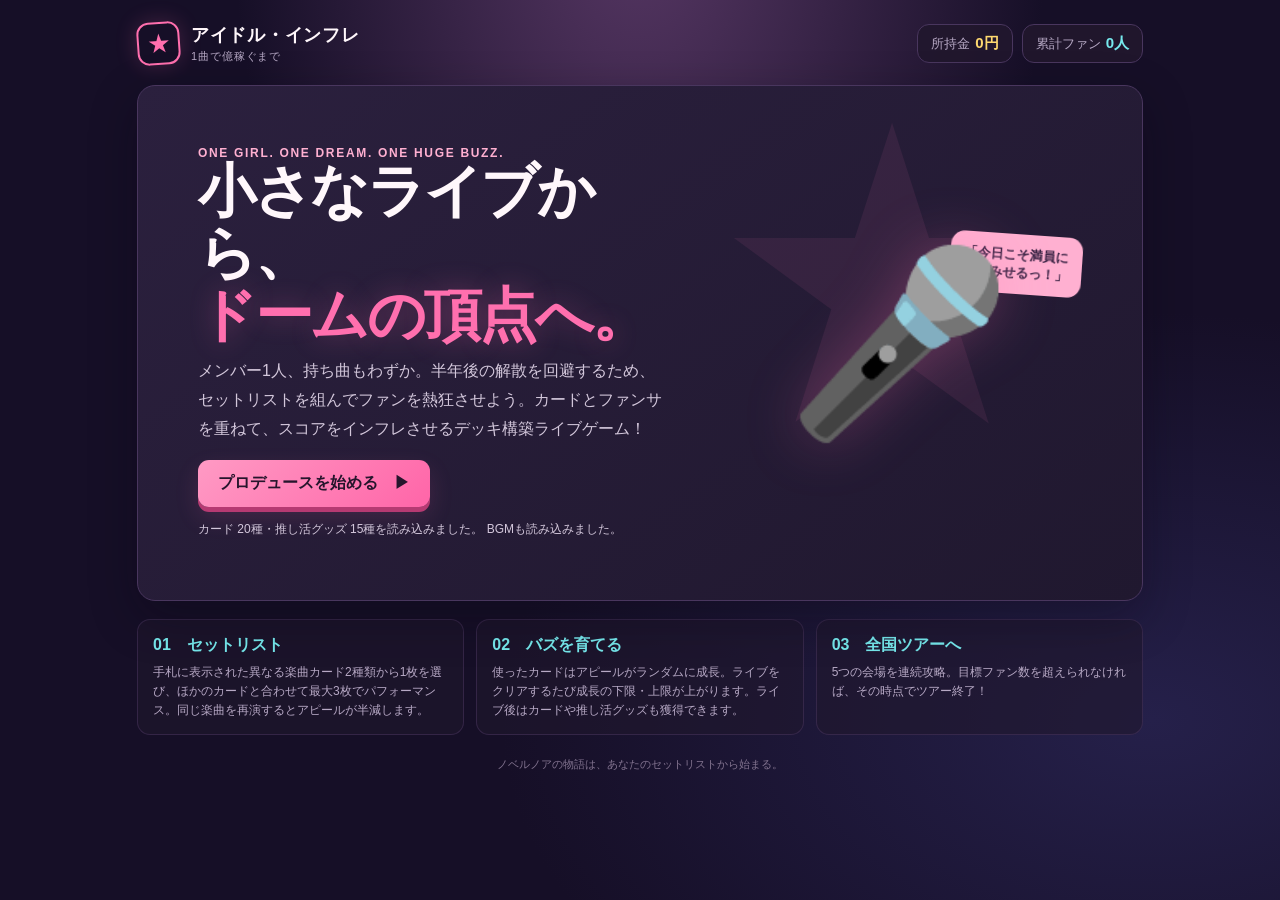
<file: アイドル/index.html>
<!doctype html>
<html lang="ja">
<head>
  <meta charset="utf-8">
  <meta name="viewport" content="width=device-width, initial-scale=1">
  <meta name="theme-color" content="#160f27">
  <title>アイドル・インフレ — 1曲で億稼ぐまで</title>
  <style>
    :root {
      color-scheme: dark;
      --bg: #160f27;
      --panel: #241a38;
      --panel-2: #302344;
      --line: #49365e;
      --pink: #ff6fae;
      --pink-soft: #ffb0d1;
      --cyan: #76e9ed;
      --yellow: #ffd970;
      --text: #fff7fb;
      --muted: #b7a9c5;
      --green: #9be8ba;
      font-family: "Trebuchet MS", "Yu Gothic", Meiryo, sans-serif;
    }

    * { box-sizing: border-box; }
    body {
      margin: 0;
      min-height: 100vh;
      color: var(--text);
      background:
        radial-gradient(ellipse at 50% -10%, #573764 0, transparent 45%),
        radial-gradient(ellipse at 90% 80%, #25204a 0, transparent 40%),
        var(--bg);
    }

    body:before {
      content: "";
      position: fixed;
      inset: 0;
      z-index: 0;
      pointer-events: none;
      opacity: 0;
      background-position: center;
      background-size: cover;
      transition: opacity .35s ease;
    }
    body[data-screen="shopScreen"]:before {
      opacity: 1;
      background-image: linear-gradient(110deg, #160f27e8 0%, #160f27c9 52%, #160f2766 100%), url("./assets/backgrounds/office-meeting.jpg");
    }
    body[data-screen="liveScreen"]:before {
      opacity: 1;
      background-image: linear-gradient(110deg, #160f27d9 0%, #160f27ae 58%, #160f2770 100%), var(--venue-background);
    }

    button { font: inherit; }
    button:focus-visible { outline: 3px solid var(--cyan); outline-offset: 3px; }
    .shell { position: relative; z-index: 1; width: min(1050px, 100%); margin: 0 auto; padding: 22px 22px 48px; }
    .topbar { display: flex; justify-content: space-between; align-items: center; gap: 16px; margin-bottom: 20px; }
    .brand { display: flex; align-items: center; gap: 11px; }
    .brand-mark { display: grid; place-items: center; width: 43px; height: 43px; border: 2px solid var(--pink); border-radius: 12px; color: var(--pink); font-size: 23px; transform: rotate(-4deg); box-shadow: 0 0 22px #ff6fae33; }
    .brand-name { font-weight: 900; letter-spacing: .04em; font-size: 18px; }
    .brand-sub { color: var(--muted); font-size: 11px; margin-top: 2px; letter-spacing: .08em; }
    .hud { display: flex; gap: 9px; align-items: center; }
    .hud-chip { padding: 9px 13px; border: 1px solid var(--line); border-radius: 12px; background: #21182ee8; color: var(--muted); font-size: 13px; white-space: nowrap; }
    .hud-chip strong { color: var(--yellow); margin-left: 5px; font-size: 15px; }
    .hud-chip.fans strong { color: var(--cyan); }
    .screen { display: none; }
    .screen.active { display: block; animation: enter .28s ease-out; }
    @keyframes enter { from { opacity: 0; transform: translateY(7px); } to { opacity: 1; transform: translateY(0); } }
    .panel { border: 1px solid var(--line); border-radius: 18px; background: linear-gradient(145deg, #2b203e, #20182f); box-shadow: 0 16px 48px #08061155; }
    .eyebrow { color: var(--pink-soft); font-size: 12px; font-weight: 800; letter-spacing: .14em; }
    h1, h2, h3, p { margin-top: 0; }
    h1 { margin-bottom: 11px; font-size: clamp(32px, 6vw, 58px); line-height: 1.07; letter-spacing: -.04em; }
    h2 { margin-bottom: 8px; font-size: clamp(23px, 4vw, 32px); }
    h3 { margin-bottom: 7px; }
    .muted { color: var(--muted); }
    .title-card { position: relative; overflow: hidden; min-height: 390px; padding: clamp(26px, 6vw, 60px); display: grid; grid-template-columns: 1.15fr .85fr; align-items: center; gap: 24px; }
    .title-card:after { content: "★"; position: absolute; right: 7%; top: -50px; color: #ff6fae14; font-size: 360px; pointer-events: none; }
    .title-copy { position: relative; z-index: 1; }
    .title-copy h1 span { color: var(--pink); text-shadow: 0 0 28px #ff6fae55; }
    .title-copy p { max-width: 470px; color: #d3c7db; line-height: 1.8; }
    .idol-stage { position: relative; z-index: 1; display: grid; place-items: center; min-height: 250px; }
    .idol-pixel { position: relative; font-size: clamp(110px, 18vw, 180px); line-height: 1; filter: drop-shadow(0 0 28px #ff6fae44); }
    .speech { position: absolute; top: 16px; right: 0; max-width: 170px; padding: 12px 14px; border-radius: 14px 14px 14px 3px; color: #392344; background: var(--pink-soft); font-weight: 800; font-size: 13px; transform: rotate(4deg); }
    .button { border: 0; border-radius: 11px; padding: 13px 20px; color: #26152c; background: linear-gradient(135deg, #ff9ac4, #ff65a8); font-weight: 900; cursor: pointer; box-shadow: 0 5px 0 #b63a72, 0 10px 24px #ff6fae24; transition: transform .12s, filter .12s; }
    .button:hover { filter: brightness(1.08); transform: translateY(-2px); }
    .button:active { transform: translateY(2px); box-shadow: 0 2px 0 #b63a72; }
    .button.secondary { color: var(--text); background: #49365e; box-shadow: 0 4px 0 #352443; }
    .button.cyan { background: linear-gradient(135deg, #a4f5ee, #62dce2); box-shadow: 0 5px 0 #2d929d; }
    .button:disabled { filter: grayscale(.8); opacity: .48; cursor: not-allowed; transform: none; }
    .button-row { display: flex; flex-wrap: wrap; gap: 12px; align-items: center; }
    .howto { margin-top: 18px; display: grid; grid-template-columns: repeat(3, 1fr); gap: 12px; }
    .howto > div { padding: 15px; border-radius: 13px; border: 1px solid #49365e88; background: #21182d99; }
    .howto b { display: block; margin-bottom: 6px; color: var(--cyan); }
    .howto span { color: var(--muted); font-size: 12px; line-height: 1.5; }
    .section-head { display: flex; justify-content: space-between; align-items: end; gap: 16px; margin-bottom: 18px; }
    .venue { color: var(--yellow); font-weight: 900; white-space: nowrap; }
    .shop-layout { display: grid; grid-template-columns: 1fr 280px; gap: 16px; align-items: start; }
    .shop-main { padding: 22px; }
    .offer-grid { display: grid; grid-template-columns: repeat(3, 1fr); gap: 12px; margin: 18px 0; }
    .offer { display: flex; flex-direction: column; min-height: 193px; padding: 15px; border: 1px solid var(--line); border-radius: 14px; background: #20172f; }
    .offer .item-icon { font-size: 27px; margin-bottom: 9px; }
    .offer h3 { font-size: 15px; }
    .offer p { flex: 1; color: var(--muted); font-size: 12px; line-height: 1.55; }
    .price { color: var(--yellow); font-weight: 900; font-size: 13px; margin-bottom: 10px; }
    .offer .button { padding: 9px 11px; font-size: 12px; }
    .side-panel { padding: 18px; }
    .side-panel + .side-panel { margin-top: 13px; }
    .side-panel h3 { font-size: 14px; color: var(--pink-soft); }
    .deck-summary { display: flex; flex-direction: column; gap: 7px; max-height: 230px; overflow: auto; }
    .deck-row { display: flex; justify-content: space-between; gap: 8px; color: #ded4e5; font-size: 12px; }
    .deck-row small { color: var(--muted); }
    .inventory { display: flex; flex-wrap: wrap; gap: 7px; }
    .inventory span { padding: 6px 8px; border: 1px solid #66425d; border-radius: 8px; color: var(--pink-soft); background: #42243e; font-size: 11px; }
    .live-top { display: grid; grid-template-columns: 1fr auto; gap: 16px; align-items: center; margin-bottom: 15px; }
    .target-card { padding: 15px 19px; text-align: right; }
    .target-card small { display: block; color: var(--muted); }
    .target-card strong { display: block; color: var(--yellow); font-size: 25px; }
    .progress-wrap { margin-top: 12px; }
    .progress-label { display: flex; justify-content: space-between; color: var(--muted); font-size: 12px; margin-bottom: 6px; }
    .progress { height: 9px; overflow: hidden; border-radius: 20px; background: #130e1e; }
    .progress > i { display: block; height: 100%; width: 0; border-radius: inherit; background: linear-gradient(90deg, var(--pink), var(--yellow)); transition: width .45s; }
    .live-board { display: grid; grid-template-columns: 1fr 280px; gap: 15px; }
    .stage-area { min-height: 250px; display: flex; justify-content: center; align-items: center; flex-direction: column; padding: 22px; overflow: hidden; background: radial-gradient(ellipse at 50% 78%, #ff6fae1a, transparent 52%), linear-gradient(180deg, #20182e, #25182e); }
    .crowd { font-size: 38px; letter-spacing: -7px; margin-bottom: 5px; animation: bob 1.8s ease-in-out infinite alternate; }
    @keyframes bob { to { transform: translateY(-5px); } }
    .stage-idol { font-size: 65px; filter: drop-shadow(0 0 18px #ff6fae66); }
    .live-quote { margin: 7px 0 0; color: var(--pink-soft); font-size: 13px; text-align: center; }
    .live-side { display: flex; flex-direction: column; gap: 12px; }
    .live-stat { padding: 16px; }
    .live-stat .stat-line { display: flex; justify-content: space-between; color: var(--muted); font-size: 13px; margin: 8px 0; }
    .live-stat strong { color: var(--cyan); }
    .log { padding: 15px; min-height: 94px; max-height: 150px; overflow: auto; color: #d6ccde; font-size: 12px; line-height: 1.6; }
    .log div + div { margin-top: 5px; }
    .log .latest { color: var(--yellow); }
    .hand-heading { display: flex; justify-content: space-between; align-items: center; margin: 20px 0 10px; gap: 12px; }
    .hand-heading h3 { margin: 0; }
    .hand { display: grid; grid-template-columns: repeat(5, 1fr); gap: 10px; }
    .card { position: relative; min-height: 164px; padding: 13px 12px 11px; text-align: left; color: var(--text); border: 1px solid #5b456c; border-radius: 13px; background: linear-gradient(150deg, #392846, #251b36); cursor: pointer; transition: transform .14s, border-color .14s, box-shadow .14s; }
    .card:hover { transform: translateY(-4px); border-color: var(--pink); }
    .card.selected { transform: translateY(-7px); border-color: var(--yellow); box-shadow: 0 0 0 2px #ffd97055, 0 12px 25px #07040d66; }
    .card.type-fan { background: linear-gradient(150deg, #3e2943, #251b36); }
    .card.type-otage { background: linear-gradient(150deg, #263b4c, #241a37); }
    .card-icon { display: block; font-size: 26px; margin-bottom: 8px; }
    .card-name { display: block; font-weight: 900; font-size: 13px; margin-bottom: 5px; }
    .card-kind { display: inline-block; padding: 3px 6px; border-radius: 6px; color: var(--pink-soft); background: #67365355; font-size: 10px; margin-bottom: 7px; }
    .card-stats { display: flex; justify-content: space-between; color: var(--muted); font-size: 11px; }
    .card-stats b { color: var(--yellow); }
    .card-note { display: block; min-height: 14px; margin-top: 6px; color: var(--pink-soft); font-size: 10px; }
    .live-actions { display: flex; justify-content: space-between; align-items: center; gap: 12px; margin-top: 14px; }
    .result-card { max-width: 720px; margin: 45px auto 0; padding: clamp(25px, 6vw, 48px); text-align: center; }
    .result-icon { font-size: 65px; line-height: 1.2; margin-bottom: 14px; }
    .result-score { color: var(--yellow); font-size: clamp(34px, 7vw, 54px); font-weight: 1000; margin: 16px 0 8px; }
    .reward-choices { display: grid; grid-template-columns: repeat(2, 1fr); gap: 13px; max-width: 650px; margin: 22px auto; text-align: left; }
    .reward-choice { min-height: 155px; padding: 19px; border: 1px solid var(--line); border-radius: 15px; background: #20172f; cursor: pointer; color: var(--text); }
    .reward-choice:hover { border-color: var(--yellow); transform: translateY(-2px); }
    .reward-choice .item-icon { font-size: 28px; }
    .reward-choice h3 { margin: 8px 0 5px; }
    .reward-choice p { margin: 0; color: var(--muted); font-size: 12px; line-height: 1.5; }
    .toast { position: fixed; left: 50%; bottom: 24px; z-index: 5; transform: translate(-50%, 20px); opacity: 0; padding: 11px 17px; border: 1px solid #70505f; border-radius: 10px; background: #21182f; box-shadow: 0 8px 25px #0007; pointer-events: none; transition: .2s; }
    .toast.show { transform: translate(-50%, 0); opacity: 1; }
    .footer-note { margin-top: 22px; text-align: center; color: #82738f; font-size: 11px; }

    @media (max-width: 760px) {
      .shell { padding: 14px 13px 35px; }
      .topbar { align-items: flex-start; }
      .brand-name { font-size: 15px; }
      .brand-sub { font-size: 9px; }
      .brand-mark { width: 37px; height: 37px; font-size: 20px; }
      .hud { flex-direction: column; align-items: end; gap: 5px; }
      .hud-chip { padding: 6px 9px; font-size: 11px; }
      .hud-chip strong { font-size: 13px; }
      .title-card { grid-template-columns: 1fr; text-align: center; min-height: unset; padding: 29px 20px; gap: 2px; }
      .title-copy p { margin-left: auto; margin-right: auto; }
      .idol-stage { min-height: 175px; }
      .idol-pixel { font-size: 125px; }
      .speech { right: 7%; top: 2px; }
      .howto { grid-template-columns: 1fr; }
      .shop-layout, .live-board { grid-template-columns: 1fr; }
      .offer-grid { grid-template-columns: 1fr; }
      .offer { min-height: 150px; }
      .side-panel + .side-panel { margin-top: 0; }
      .shop-sidebar { display: grid; grid-template-columns: 1fr 1fr; gap: 10px; }
      .live-top { grid-template-columns: 1fr; }
      .target-card { text-align: left; display: flex; justify-content: space-between; align-items: center; }
      .target-card strong { font-size: 20px; }
      .stage-area { min-height: 180px; }
      .live-side { display: grid; grid-template-columns: 1fr 1fr; }
      .log { grid-column: 1 / -1; }
      .hand { grid-template-columns: repeat(2, minmax(0, 1fr)); }
      .card { min-height: 145px; }
      .card:last-child:nth-child(odd) { grid-column: 1 / -1; }
      .hand-heading { align-items: start; flex-direction: column; }
      .live-actions { align-items: stretch; flex-direction: column; }
      .live-actions .button { width: 100%; }
      .reward-choices { grid-template-columns: 1fr; }
      .section-head { align-items: start; flex-direction: column; }
    }
    @media (prefers-reduced-motion: reduce) {
      *, *:before, *:after { animation-duration: .01ms !important; transition-duration: .01ms !important; scroll-behavior: auto !important; }
    }
  </style>
</head>
<body>
  <main class="shell">
    <header class="topbar">
      <div class="brand">
        <div class="brand-mark" aria-hidden="true">★</div>
        <div><div class="brand-name">アイドル・インフレ</div><div class="brand-sub">1曲で億稼ぐまで</div></div>
      </div>
      <div class="hud" id="hud" hidden>
        <div class="hud-chip">所持金<strong id="moneyHud">0円</strong></div>
        <div class="hud-chip fans">累計ファン<strong id="fansHud">0人</strong></div>
      </div>
    </header>

    <section class="screen active" id="titleScreen">
      <div class="panel title-card">
        <div class="title-copy">
          <div class="eyebrow">ONE GIRL. ONE DREAM. ONE HUGE BUZZ.</div>
          <h1>小さなライブから、<br><span>ドームの頂点へ。</span></h1>
          <p>メンバー1人、持ち曲もわずか。半年後の解散を回避するため、セットリストを組んでファンを熱狂させよう。カードとファンサを重ねて、スコアをインフレさせるデッキ構築ライブゲーム！</p>
          <div class="button-row"><button class="button" id="startButton" disabled>カタログ読み込み中…</button></div>
          <p id="catalogStatus" class="muted" aria-live="polite" style="margin:12px 0 0;font-size:12px"></p>
        </div>
        <div class="idol-stage" aria-label="ステージに立つアイドル">
          <div class="speech">「今日こそ満員に<br>してみせるっ！」</div>
          <div class="idol-pixel" aria-hidden="true">🎤</div>
        </div>
      </div>
      <div class="howto">
        <div><b>01　セットリスト</b><span>手札に表示された異なる楽曲カード2種類から1枚を選び、ほかのカードと合わせて最大3枚でパフォーマンス。同じ楽曲を再演するとアピールが半減します。</span></div>
        <div><b>02　バズを育てる</b><span>使ったカードはアピールがランダムに成長。ライブをクリアするたび成長の下限・上限が上がります。ライブ後はカードや推し活グッズも獲得できます。</span></div>
        <div><b>03　全国ツアーへ</b><span>5つの会場を連続攻略。目標ファン数を超えられなければ、その時点でツアー終了！</span></div>
      </div>
    </section>

    <section class="screen" id="shopScreen">
      <div class="section-head">
        <div><div class="eyebrow" id="shopEyebrow">LIVE PREPARATION</div><h2 id="shopTitle">ライブ準備</h2><div class="muted" id="shopDesc"></div></div>
        <div class="venue" id="shopVenue"></div>
      </div>
      <div class="shop-layout">
        <div class="panel shop-main">
          <h3>今日のショップ <span class="muted" style="font-size:12px;font-weight:400">— 気になるものを購入しよう</span></h3>
          <div class="offer-grid" id="offers"></div>
          <div class="button-row"><button class="button cyan" id="goLiveButton">ライブ会場へ！　▶</button><span class="muted" style="font-size:12px">買い物をしなくてもライブに進めます</span></div>
        </div>
        <aside class="shop-sidebar">
          <div class="panel side-panel"><h3>📀 セットリスト</h3><div class="deck-summary" id="deckSummary"></div></div>
          <div class="panel side-panel"><h3>✨ 推し活グッズ</h3><div class="inventory" id="inventory"></div></div>
        </aside>
      </div>
    </section>

    <section class="screen" id="liveScreen">
      <div class="live-top">
        <div>
          <div class="eyebrow" id="liveEyebrow">LIVE SHOW</div>
          <h2 id="liveVenue" style="margin-bottom:0">地下ライブハウス</h2>
          <div class="progress-wrap">
            <div class="progress-label"><span>今回の獲得ファン</span><span id="scoreLabel">0 / 0</span></div>
            <div class="progress"><i id="scoreProgress"></i></div>
          </div>
        </div>
        <div class="panel target-card"><small>目標ファン数</small><strong id="targetLabel">0人</strong></div>
      </div>
      <div class="live-board">
        <div class="panel stage-area">
          <div class="crowd" id="crowd" aria-label="観客">☺　☺　☺</div>
          <div class="stage-idol" aria-hidden="true">🎤</div>
          <p class="live-quote" id="liveQuote">ライブスタート！</p>
        </div>
        <aside class="live-side">
          <div class="panel live-stat">
            <h3 style="margin-bottom:10px">LIVE DATA</h3>
            <div class="stat-line"><span>パフォーマンス</span><strong id="turnLabel">1 / 3</strong></div>
            <div class="stat-line"><span>コンボ</span><strong id="comboLabel">0 COMBO</strong></div>
            <div class="stat-line"><span>選択中</span><strong id="selectedLabel">0 / 3 枚</strong></div>
          </div>
          <div class="panel log" id="liveLog" aria-live="polite"></div>
        </aside>
      </div>
      <div class="hand-heading"><h3>手札からカードを選ぼう</h3><span class="muted" style="font-size:12px">異なる楽曲2種類から1枚を含む最大3枚。選んだ順にパフォーマンスします</span></div>
      <div class="hand" id="hand"></div>
      <div class="live-actions">
        <span class="muted" id="handHint" style="font-size:13px">カードをタップして選択（もう一度タップで解除）</span>
        <button class="button" id="playButton">選んだカードでパフォーマンス！</button>
      </div>
    </section>

    <section class="screen" id="resultScreen">
      <div class="panel result-card">
        <div class="result-icon" id="resultIcon">🎉</div>
        <div class="eyebrow" id="resultEyebrow">LIVE CLEAR!</div>
        <h2 id="resultTitle">ライブ大成功！</h2>
        <p class="muted" id="resultMessage"></p>
        <div class="result-score" id="resultScore">0人</div>
        <div class="muted" id="resultExtra"></div>
        <div class="button-row" style="justify-content:center;margin-top:24px"><button class="button" id="resultButton">次へ進む　▶</button></div>
      </div>
    </section>

    <section class="screen" id="rewardScreen">
      <div class="section-head" style="justify-content:center;text-align:center">
        <div><div class="eyebrow">NEW CARD ACQUIRED</div><h2>次のライブに向けて、1枚選ぼう</h2><div class="muted">選んだカードはセットリストに加わります</div></div>
      </div>
      <div class="reward-choices" id="rewardChoices"></div>
      <div style="text-align:center"><button class="button secondary" id="skipReward">カードを選ばず次へ</button></div>
    </section>

    <section class="screen" id="endScreen">
      <div class="panel result-card">
        <div class="result-icon" id="endIcon">🏟️</div>
        <div class="eyebrow" id="endEyebrow">TOUR COMPLETE</div>
        <h2 id="endTitle">ドームツアー、大成功！</h2>
        <p class="muted" id="endMessage"></p>
        <div class="result-score" id="endFans">0人</div>
        <div class="button-row" style="justify-content:center;margin-top:24px"><button class="button" id="restartButton">もう一度プロデュースする</button></div>
      </div>
    </section>
    <div class="footer-note">ノベルノアの物語は、あなたのセットリストから始まる。</div>
  </main>
  <div class="toast" id="toast" role="status"></div>
  <audio id="liveBgm" preload="none" loop></audio>

  <script type="text/plain" id="cardCatalogFallback">
name: "バブるシップ", kind: "song", label: "楽曲", appeal: 65, buzz: 1.65, color: "pink", icon: "🎵", desc: "王道のデビュー曲。"
name: "アチチさまっ☆", kind: "song", label: "楽曲", appeal: 58, buzz: 1.55, color: "yellow", icon: "✨", desc: "サビで会場を一つに。"
name: "キュン速GP!!", kind: "song", label: "楽曲", appeal: 52, buzz: 1.00, color: "cyan", icon: "💃", desc: "汗と気合のパフォーマンス。"
name: "煽り！", kind: "otage", label: "ファンサ", appeal: 24, buzz: 1.35, color: "blue", icon: "🪄", desc: "客席の熱量を引き出す！"
name: "ハートレス", kind: "fan", label: "ファンサ", appeal: 32, buzz: 1.2, color: "pink", icon: "🫶", desc: "目が合った瞬間、恋に落ちる。"
name: "投げキッス", kind: "fan", label: "ファンサ", appeal: 22, buzz: 1.75, color: "red", icon: "😘", desc: "尊さで会場を揺らす。"
name: "神対応お見送り", kind: "fan", label: "ファンサ", appeal: 45, buzz: 1.05, color: "yellow", icon: "👋", desc: "最後の一人まで笑顔で！"
name: "なっちゃった♡", kind: "song", label: "楽曲", appeal: 35, buzz: 1.25, color: "red", icon: "📱", desc: "切り抜き動画が急上昇中。"
name: "コール＆レスポンス", kind: "otage", label: "ファンサ", appeal: 35, buzz: 1.6, color: "cyan", icon: "📣", desc: "みんなで叫べば怖くない。"
name: "撮可", kind: "fan", label: "ファンサ", appeal: 52, buzz: 1.45, color: "pink", icon: "📸", desc: "推しとの思い出を持ち帰ろう。"
name: "ウォータープルーフ", kind: "song", label: "楽曲", appeal: 44, buzz: 1.15, color: "pink", icon: "🎼", desc: "恋を歌う曲。"
name: "Rechoose", kind: "song", label: "楽曲", appeal: 34, buzz: 1.3, color: "blue", icon: "🌙", desc: "夜公演で映える幻想的なナンバー。"
name: "ブラックラブ", kind: "song", label: "楽曲", appeal: 28, buzz: 1.1, color: "red", icon: "💓", desc: "サビの振り付けがSNSで話題に。"
name: "次のページへ駆け出して", kind: "song", label: "楽曲", appeal: 42, buzz: 1.45, color: "cyan", icon: "🎸", desc: "何度でも聴きたくなる青春ロック。"
name: "最前レス", kind: "fan", label: "ファンサ", appeal: 39, buzz: 1.35, color: "pink", icon: "💖", desc: "最前列のファンへとびきりの笑顔。"
name: "ハートのファンサうちわ", kind: "fan", label: "ファンサ", appeal: 47, buzz: 1.2, color: "red", icon: "🪭", desc: "うちわのリクエストに全力で応える。"
name: "お名前呼び", kind: "fan", label: "ファンサ", appeal: 30, buzz: 1.8, color: "yellow", icon: "🗣️", desc: "名前を呼ばれたファンが大歓声。"
name: "MIXコール", kind: "otage", label: "ファンサ", appeal: 42, buzz: 1.4, color: "blue", icon: "🎤", desc: "息の合ったコールで会場をひとつに。"
name: "サイリウムウェーブ", kind: "otage", label: "ファンサ", appeal: 48, buzz: 1.25, color: "cyan", icon: "🌊", desc: "光の波がフロアを駆け抜ける。"
name: "アンコール大合唱", kind: "otage", label: "ファンサ", appeal: 36, buzz: 1.7, color: "yellow", icon: "🙌", desc: "もう一曲を願う声が響き渡る。"
  </script>
  <script type="text/plain" id="itemCatalogFallback">
name チェキ会の列, icon 📸, price 18, desc ファンサカードのバズ度が +0.5。, effect cheki
name メンカラ衣装, icon 👗, price 24, desc ピンクのカードのアピールが2倍！, effect color
name グループオリジナルペンライト, icon 🔦, price 20, desc 全カードのアピールが1.35倍。, effect light
name バズ動画編集, icon 📱, price 26, desc 各ライブ最初のパフォーマンスが2倍スコア！, effect viral
name 神対応マニュアル, icon 💌, price 21, desc ファンサカードのアピールが1.6倍。, effect service
name 爆音コール講座, icon 📣, price 22, desc オタ芸カードを出すたび今回のライブ中バズ度が +0.35。, effect otage
name 作詞ノート, icon 📝, price 23, desc 楽曲カードのアピールが1.5倍。, effect songpower
name 拡散希望ハッシュタグ, icon #️⃣, price 25, desc 全カードのバズ度が1.2倍。, effect hashtag
name ボイトレ個人レッスン, icon 🎙️, price 20, desc 楽曲カードのバズ度が +0.4。, effect voice
name ファンレター保管箱, icon 💌, price 19, desc ファンサカードのアピールが1.5倍。, effect letter
name 公式マフラータオル, icon 🧣, price 18, desc オタ芸カードのアピールが1.5倍。, effect towel
name アンコール札, icon 🎫, price 24, desc ライブ最終ターンのアピールが1.7倍。, effect encore
name 豪華ステージ照明, icon 🔆, price 26, desc 各パフォーマンスの最初のカードのアピールが1.4倍。, effect stage
name 初披露ボーナス, icon 🌟, price 22, desc そのライブで初めて披露する楽曲のアピールが1.5倍。, effect firstsong
name 全国ツアー協賛, icon 🚌, price 25, desc ライブ成功時の報酬が10円増える。, effect tour
  </script>
  <script>
    (() => {
      "use strict";

      const venues = [
        { name: "地下ライブハウス", subtitle: "常連さんの心をつかめ！", target: 400, icon: "🎸", background: "underground-live.jpg" },
        { name: "商店街フェス", subtitle: "通りすがりの人を巻き込もう！", target: 850, icon: "🏮", background: "shopping-street-festival.jpg" },
        { name: "大型ライブホール", subtitle: "話題の新人として大注目！", target: 1000, icon: "🎆", background: "live-hall.jpg" },
        { name: "アリーナ公演", subtitle: "全国のファンが集結！", target: 1200, icon: "🌟", background: "arena-live.jpg" },
        { name: "国立競技場", subtitle: "夢の舞台を満員にしよう！", target: 1450, icon: "🏟️", background: "national-stadium.jpg" }
      ];

      const preparationBgm = "./bgm/準備/Yami_wo_Tsuranuite.mp3";
      const liveBgmTracks = [
        "./bgm/ぎゅっとてをつないで.mp3",
        "./bgm/次のページへ駆け出して.mp3"
      ];
      const bgmObjectUrls = new Map();
      let bgmRequest = 0;
      let cardCatalog = [];
      let itemCatalog = [];

      const state = {
        stage: 0, money: 32, fans: 0, deck: [], items: [], offers: [],
        score: 0, turn: 0, combo: 0, liveOtageBonus: 0, songPlays: {},
        firstPlay: true, hand: [], selected: [], log: [], lastReward: null
      };

      const $ = (id) => document.getElementById(id);
      const number = (value) => Math.floor(value).toLocaleString("ja-JP");
      const screens = ["titleScreen", "shopScreen", "liveScreen", "resultScreen", "rewardScreen", "endScreen"];

      function escapeHtml(value) {
        return String(value).replace(/[&<>"']/g, (character) => ({
          "&": "&amp;", "<": "&lt;", ">": "&gt;", '"': "&quot;", "'": "&#39;"
        })[character]);
      }

      function parseCardCatalog(text) {
        const cards = text.split(/\r?\n/).map((line) => line.trim()).filter(Boolean).map((line, index) => {
          let card;
          try {
            const jsonLine = line.replace(/(^|,\s*)([a-zA-Z][\w]*)\s*:/g, '$1"$2":');
            card = JSON.parse(`{${jsonLine}}`);
          } catch (error) {
            throw new Error(`cardCatalog.txt ${index + 1}行目を解析できません: ${error.message}`);
          }
          if (typeof card.name !== "string" || !card.name.trim()
            || !["song", "fan", "otage"].includes(card.kind)
            || typeof card.label !== "string" || typeof card.color !== "string"
            || typeof card.icon !== "string" || typeof card.desc !== "string"
            || !Number.isFinite(card.appeal) || card.appeal <= 0
            || !Number.isFinite(card.buzz) || card.buzz <= 0) {
            throw new Error(`cardCatalog.txt ${index + 1}行目の項目が不正です`);
          }
          return card;
        });
        if (!cards.some((card) => card.kind === "song") || !cards.some((card) => card.kind !== "song")) {
          throw new Error("cardCatalog.txt には楽曲カードとそれ以外のカードが必要です");
        }
        return cards;
      }

      function parseItemCatalog(text) {
        const items = text.split(/\r?\n/).map((line) => line.trim()).filter(Boolean).map((line, index) => {
          const match = line.match(/^name\s+(.+?),\s*icon\s+(.+?),\s*price\s+(\d+),\s*desc\s+(.+?),\s*effect\s+([a-z][\w-]*)$/);
          if (!match) throw new Error(`itemCatalog.txt ${index + 1}行目を解析できません`);
          const [, name, icon, price, desc, effect] = match;
          return { name, icon, price: Number(price), desc, effect };
        });
        if (items.length === 0) throw new Error("itemCatalog.txt にアイテムがありません");
        return items;
      }

      async function loadCatalogs() {
        try {
          let cardsText;
          let itemsText;
          if (location.protocol === "file:") {
            cardsText = $("cardCatalogFallback").textContent;
            itemsText = $("itemCatalogFallback").textContent;
          } else {
            const [cardsResponse, itemsResponse] = await Promise.all([
              fetch("./cardCatalog.txt", { cache: "no-store" }),
              fetch("./itemCatalog.txt", { cache: "no-store" })
            ]);
            if (!cardsResponse.ok) throw new Error(`cardCatalog.txt の読み込みに失敗しました (${cardsResponse.status})`);
            if (!itemsResponse.ok) throw new Error(`itemCatalog.txt の読み込みに失敗しました (${itemsResponse.status})`);
            [cardsText, itemsText] = await Promise.all([cardsResponse.text(), itemsResponse.text()]);
          }
          cardCatalog = parseCardCatalog(cardsText);
          itemCatalog = parseItemCatalog(itemsText);
          const bgmFailures = await Promise.all([...liveBgmTracks, preparationBgm].map(async (source) => {
            try {
              await loadBgm(source);
              return null;
            } catch (error) {
              console.error(`BGMを読み込めませんでした: ${source}`, error);
              return source;
            }
          }));
          const failedTracks = bgmFailures.filter(Boolean);
          $("catalogStatus").textContent = `カード ${cardCatalog.length}種・推し活グッズ ${itemCatalog.length}種を読み込みました。${failedTracks.length ? ` BGMを読み込めませんでした: ${failedTracks.join("、")}` : " BGMも読み込みました。"}`;
          $("startButton").disabled = false;
          $("startButton").textContent = "プロデュースを始める　▶";
        } catch (error) {
          console.error("カタログを読み込めませんでした", error);
          $("catalogStatus").textContent = `カタログの読み込みに失敗しました。${error.message}`;
          $("startButton").textContent = "カタログを読み込めません";
        }
      }

      function showScreen(id) {
        screens.forEach((screen) => $(screen).classList.toggle("active", screen === id));
        document.body.dataset.screen = id;
        $("hud").hidden = id === "titleScreen";
        bgmRequest += 1;
        $("liveBgm").pause();
        $("liveBgm").currentTime = 0;
        updateHud();
        window.scrollTo({ top: 0, behavior: "smooth" });
      }

      async function loadBgm(source) {
        const response = await fetch(source, { cache: "no-store" });
        if (!response.ok) throw new Error(`読み込みに失敗しました (${response.status})`);
        const blob = await response.blob();
        const objectUrl = URL.createObjectURL(new Blob([blob], { type: blob.type || "audio/mpeg" }));
        bgmObjectUrls.set(source, objectUrl);
      }

      async function playBgm(source) {
        const request = ++bgmRequest;
        const audio = $("liveBgm");
        try {
          if (!bgmObjectUrls.has(source)) await loadBgm(source);
          if (request !== bgmRequest) return;
          audio.src = bgmObjectUrls.get(source);
          audio.load();
          await audio.play();
        } catch (error) {
          if (request !== bgmRequest) return;
          console.error(`BGMを再生できませんでした: ${source}`, error);
          toast("BGMを再生できませんでした。ファイルの場所と形式を確認してください。");
        }
      }

      function updateHud() {
        $("moneyHud").textContent = `${number(state.money)}円`;
        $("fansHud").textContent = `${number(state.fans)}人`;
      }

      function makeCard(template) {
        return { ...template, growth: template.growth || 0, id: `${Date.now()}-${Math.random().toString(36).slice(2, 8)}` };
      }

      function shuffle(values) {
        const result = [...values];
        for (let i = result.length - 1; i > 0; i--) {
          const j = Math.floor(Math.random() * (i + 1));
          [result[i], result[j]] = [result[j], result[i]];
        }
        return result;
      }

      function pickCards(count, exclude = []) {
        const pool = cardCatalog.filter((card) => !exclude.includes(card.name));
        return shuffle(pool).slice(0, count).map(makeCard);
      }

      function startGame() {
        state.stage = 0;
        state.money = 32;
        state.fans = 0;
        state.deck = cardCatalog.map(makeCard);
        state.items = [];
        openShop();
      }

      function openShop() {
        const venue = venues[state.stage];
        $("shopEyebrow").textContent = `TOUR ${String(state.stage + 1).padStart(2, "0")} / 05`;
        $("shopTitle").textContent = "ライブ準備";
        $("shopDesc").textContent = venue.subtitle;
        $("shopVenue").textContent = `${venue.icon} ${venue.name}`;
        state.offers = [
          ...shuffle(itemCatalog).slice(0, 2).map((item) => ({ ...item, offerType: "item" })),
          ...pickCards(1).map((card) => ({ ...card, price: 14, offerType: "card" }))
        ];
        renderShop();
        showScreen("shopScreen");
        playBgm(preparationBgm);
      }

      function renderShop() {
        $("offers").innerHTML = "";
        state.offers.forEach((offer, index) => {
          const card = document.createElement("article");
          card.className = "offer";
          const icon = escapeHtml(offer.icon);
          const description = offer.offerType === "item" ? offer.desc : `${offer.desc}　アピール ${offer.appeal} / バズ度 ×${offer.buzz.toFixed(2)}`;
          card.innerHTML = `<div class="item-icon">${icon}</div><h3>${escapeHtml(offer.name)}</h3><p>${escapeHtml(description)}</p><div class="price">${offer.price}円</div><button class="button secondary" data-buy="${index}"${offer.sold ? " disabled" : ""}>${offer.sold ? "購入済み" : "購入する"}</button>`;
          $("offers").appendChild(card);
        });
        $("offers").querySelectorAll("[data-buy]").forEach((button) => {
          button.addEventListener("click", () => buyOffer(Number(button.dataset.buy)));
        });
        $("deckSummary").innerHTML = state.deck.map((card) => `<div class="deck-row"><span>${escapeHtml(card.icon)} ${escapeHtml(card.name)}</span><small>${card.appeal + card.growth}（+${card.growth}）×${card.buzz.toFixed(2)}</small></div>`).join("");
        $("inventory").innerHTML = state.items.length
          ? state.items.map((item) => `<span title="${escapeHtml(item.desc)}">${escapeHtml(item.icon)} ${escapeHtml(item.name)}</span>`).join("")
          : '<span style="color:var(--muted);background:transparent;border-color:var(--line)">まだグッズなし</span>';
        updateHud();
      }

      function buyOffer(index) {
        const offer = state.offers[index];
        if (!offer || offer.sold) return;
        if (state.money < offer.price) {
          toast("所持金が足りません！");
          return;
        }
        state.money -= offer.price;
        offer.sold = true;
        if (offer.offerType === "item") {
          state.items.push(offer);
          toast(`${offer.name}を手に入れた！`);
        } else {
          state.deck.push(makeCard(offer));
          toast(`${offer.name}をセットリストに追加！`);
        }
        renderShop();
        const buttons = $("offers").querySelectorAll("[data-buy]");
        if (buttons[index]) {
          buttons[index].disabled = true;
          buttons[index].textContent = "購入済み";
        }
      }

      function beginLive() {
        state.score = 0;
        state.turn = 0;
        state.combo = 0;
        state.liveOtageBonus = 0;
        state.firstPlay = true;
        state.songPlays = {};
        state.log = [];
        showScreen("liveScreen");
        const track = liveBgmTracks[Math.floor(Math.random() * liveBgmTracks.length)];
        playBgm(track);
        const venue = venues[state.stage];
        document.body.style.setProperty("--venue-background", `url("./assets/backgrounds/${venue.background}")`);
        $("liveEyebrow").textContent = `LIVE ${String(state.stage + 1).padStart(2, "0")} / 05`;
        $("liveVenue").textContent = `${venue.icon} ${venue.name}`;
        $("targetLabel").textContent = `${number(venue.target)}人`;
        drawHand();
        renderLive();
        addLog("ライブスタート！最高のパフォーマンスを届けよう。");
      }

      function drawHand() {
        const songsByName = new Map();
        shuffle(state.deck.filter((card) => card.kind === "song")).forEach((card) => {
          if (!songsByName.has(card.name)) songsByName.set(card.name, card);
        });
        const songs = [...songsByName.values()];
        const otherCards = shuffle(state.deck.filter((card) => card.kind !== "song"));
        state.hand = shuffle([
          ...songs.slice(0, 2),
          ...otherCards.slice(0, 3)
        ]);
        state.selected = [];
      }

      function currentAppeal(card) {
        const appeal = card.appeal + card.growth;
        if (card.kind !== "song") return appeal;
        return Math.max(1, Math.floor(appeal * Math.pow(.5, state.songPlays[card.name] || 0)));
      }

      function getGrowthRange() {
        return { min: 2 + state.stage * 4, max: 10 + state.stage * 5 };
      }

      function cardClass(card) {
        if (card.kind === "fan") return "type-fan";
        if (card.kind === "otage") return "type-otage";
        return "";
      }

      function renderLive() {
        const venue = venues[state.stage];
        const progress = Math.min(100, state.score / venue.target * 100);
        const selectedSongCount = getSelectedSongCount();
        $("scoreLabel").textContent = `${number(state.score)} / ${number(venue.target)}`;
        $("scoreProgress").style.width = `${progress}%`;
        $("turnLabel").textContent = `${Math.min(state.turn + 1, 3)} / 3`;
        $("comboLabel").textContent = `${state.combo} COMBO`;
        $("selectedLabel").textContent = `${state.selected.length} / 3 枚`;
        const growthRange = getGrowthRange();
        $("handHint").textContent = selectedSongCount === 1
          ? `楽曲カードを1枚選択中。使用カードのアピール成長 +${growthRange.min}～${growthRange.max}`
          : `異なる楽曲カード2種類から1枚選んでください（成長 +${growthRange.min}～${growthRange.max}）`;
        $("crowd").textContent = state.score > venue.target * .65 ? "☺　♥　☺　♥　☺" : state.score > venue.target * .25 ? "☺　☺　♥" : "☺　☺　☺";
        $("hand").innerHTML = "";
        state.hand.forEach((card) => {
          const button = document.createElement("button");
          button.className = `card ${cardClass(card)}${state.selected.includes(card.id) ? " selected" : ""}`;
          button.type = "button";
          button.setAttribute("aria-pressed", state.selected.includes(card.id));
          const appeal = currentAppeal(card);
          const reprise = card.kind === "song" && state.songPlays[card.name] > 0
            ? `再演 -${Math.round((1 - appeal / (card.appeal + card.growth)) * 100)}%`
            : "";
          button.innerHTML = `<span class="card-icon">${escapeHtml(card.icon)}</span><span class="card-name">${escapeHtml(card.name)}</span><span class="card-kind">${escapeHtml(card.label)}</span><span class="card-stats"><span>アピール <b>${appeal}</b></span><span>×${card.buzz.toFixed(2)}</span></span><span class="card-note">${reprise}</span><span class="card-note">成長 +${card.growth}</span>`;
          button.addEventListener("click", () => toggleCard(card.id));
          $("hand").appendChild(button);
        });
        $("playButton").disabled = getSelectedSongCount() !== 1;
      }

      function getSelectedSongCount() {
        return state.selected.filter((cardId) => state.hand.some((card) => card.id === cardId && card.kind === "song")).length;
      }

      function toggleCard(id) {
        const selected = state.selected.includes(id);
        if (selected) {
          state.selected = state.selected.filter((cardId) => cardId !== id);
        } else if (state.selected.length < 3) {
          const card = state.hand.find((handCard) => handCard.id === id);
          const selectedSongCount = getSelectedSongCount();
          if (card?.kind === "song" && selectedSongCount >= 1) {
            toast("1回のパフォーマンスで選べる楽曲カードは1枚までです");
            return;
          }
          if (card?.kind === "song" && state.selected.some((cardId) => state.hand.some((handCard) => handCard.id === cardId && handCard.kind === "song" && handCard.name === card.name))) {
            toast("異なる楽曲カードを選んでください");
            return;
          }
          state.selected.push(id);
        } else {
          toast("一度に選べるカードは3枚までです");
        }
        renderLive();
      }

      function hasItem(effect) {
        return state.items.some((item) => item.effect === effect);
      }

      function playCards() {
        if (getSelectedSongCount() !== 1) {
          toast("楽曲カードを1枚選んでください");
          return;
        }
        const cards = state.selected.map((id) => state.hand.find((card) => card.id === id)).filter(Boolean);
        const selectedSongs = cards.filter((card) => card.kind === "song");
        if (selectedSongs.length !== 1) {
          toast("楽曲カードを1枚選んでください");
          return;
        }
        let showScore = 0;
        const details = [];
        const growthRange = getGrowthRange();
        cards.forEach((card, cardIndex) => {
          const baseAppeal = card.appeal + card.growth;
          let appeal = baseAppeal;
          let buzz = card.buzz + state.liveOtageBonus;
          if (hasItem("light")) appeal *= 1.35;
          if (hasItem("service") && card.kind === "fan") appeal *= 1.6;
          if (hasItem("color") && card.color === "pink") appeal *= 2;
          if (hasItem("songpower") && card.kind === "song") appeal *= 1.5;
          if (hasItem("letter") && card.kind === "fan") appeal *= 1.5;
          if (hasItem("towel") && card.kind === "otage") appeal *= 1.5;
          if (hasItem("hashtag")) buzz *= 1.2;
          if (hasItem("voice") && card.kind === "song") buzz += .4;
          if (hasItem("cheki") && card.kind === "fan") buzz += .5;
          if (card.kind === "otage" && hasItem("otage")) {
            state.liveOtageBonus += .35;
            buzz += .35;
          }
          if (hasItem("encore") && state.turn === 2) appeal *= 1.7;
          if (hasItem("stage") && cardIndex === 0) appeal *= 1.4;
          if (hasItem("firstsong") && card.kind === "song" && !state.songPlays[card.name]) appeal *= 1.5;
          if (card.kind === "song") appeal = currentAppeal(card) * appeal / baseAppeal;
          const comboMultiplier = 1 + state.combo * .12;
          const firstMultiplier = state.firstPlay && hasItem("viral") ? 2 : 1;
          const earned = Math.floor(appeal * buzz * comboMultiplier * firstMultiplier);
          showScore += earned;
          if (card.kind === "song") state.songPlays[card.name] = (state.songPlays[card.name] || 0) + 1;
          state.combo += 1;
          state.firstPlay = false;
          const growth = Math.floor(Math.random() * (growthRange.max - growthRange.min + 1)) + growthRange.min;
          card.growth += growth;
          details.push(`${card.name} ${number(earned)}人（成長 +${growth}）`);
        });
        state.score += showScore;
        state.turn += 1;
        addLog(`${details.join(" ＋ ")} → <b>${number(showScore)}人</b>！`);
        $("liveQuote").textContent = showScore > venues[state.stage].target * .35 ? "すごい歓声！会場が揺れてる！" : "その調子！ファンに届けよう！";
        if (state.turn >= 3) {
          renderLive();
          window.setTimeout(finishLive, 450);
          return;
        }
        drawHand();
        renderLive();
      }

      function addLog(message) {
        state.log.unshift(message);
        state.log = state.log.slice(0, 5);
        $("liveLog").innerHTML = state.log.map((line, index) => `<div${index === 0 ? ' class="latest"' : ""}>${line}</div>`).join("");
      }

      function finishLive() {
        const venue = venues[state.stage];
        const cleared = state.score >= venue.target;
        state.fans += state.score;
        if (cleared) {
          const bonus = 12 + Math.floor((state.score - venue.target) / Math.max(1, venue.target) * 5) + (hasItem("tour") ? 10 : 0);
          state.money += bonus;
          $("resultIcon").textContent = state.stage === venues.length - 1 ? "🏟️" : "🎉";
          $("resultEyebrow").textContent = "LIVE CLEAR!";
          $("resultTitle").textContent = `${venue.name}を沸かせた！`;
          $("resultMessage").textContent = `${venue.subtitle} 次のステージへ進もう。`;
          $("resultExtra").textContent = `ライブ成功ボーナス +${bonus}円`;
          $("resultButton").textContent = state.stage === venues.length - 1 ? "ツアーの結果を見る　▶" : "報酬を選ぶ　▶";
          $("resultButton").onclick = () => {
            if (state.stage === venues.length - 1) showEnding(true);
            else openReward();
          };
        } else {
          $("resultIcon").textContent = "💦";
          $("resultEyebrow").textContent = "LIVE FAILED";
          $("resultTitle").textContent = "目標に届かなかった…";
          $("resultMessage").textContent = "ファンの心には届いたはず。セットリストを見直して、もう一度挑戦しよう！";
          $("resultExtra").textContent = `目標まであと ${number(venue.target - state.score)}人`;
          $("resultButton").textContent = "ツアー結果を見る";
          $("resultButton").onclick = () => showEnding(false);
        }
        $("resultScore").textContent = `${number(state.score)}人`;
        updateHud();
        showScreen("resultScreen");
      }

      function openReward() {
        state.lastReward = pickCards(2);
        $("rewardChoices").innerHTML = "";
        state.lastReward.forEach((card, index) => {
          const button = document.createElement("button");
          button.className = "reward-choice";
          button.innerHTML = `<span class="item-icon">${escapeHtml(card.icon)}</span><h3>${escapeHtml(card.name)}</h3><p>${escapeHtml(card.desc)}<br>アピール ${card.appeal} / バズ度 ×${card.buzz.toFixed(2)}</p>`;
          button.addEventListener("click", () => {
            state.deck.push(card);
            nextStage();
          });
          $("rewardChoices").appendChild(button);
        });
        showScreen("rewardScreen");
      }

      function nextStage() {
        state.stage += 1;
        openShop();
      }

      function showEnding(won) {
        $("endIcon").textContent = won ? "🏟️" : "🌙";
        $("endEyebrow").textContent = won ? "TOUR COMPLETE" : "TOUR ENDED";
        $("endTitle").textContent = won ? "ノベルノア、ドーム満員！" : "ツアーはここで終了…";
        $("endMessage").textContent = won
          ? "小さな地下ライブから始まった夢が、ついに国立競技場へ。ノベルノアの伝説はここから始まる！"
          : `${venues[state.stage].name}での挑戦はここまで。でも、今日増えたファンが次の一歩につながる。何度でも挑戦しよう！`;
        $("endFans").textContent = `累計 ${number(state.fans)}人`;
        showScreen("endScreen");
      }

      let toastTimer;
      function toast(message) {
        $("toast").textContent = message;
        $("toast").classList.add("show");
        window.clearTimeout(toastTimer);
        toastTimer = window.setTimeout(() => $("toast").classList.remove("show"), 1800);
      }

      $("startButton").addEventListener("click", startGame);
      $("goLiveButton").addEventListener("click", beginLive);
      $("playButton").addEventListener("click", playCards);
      $("skipReward").addEventListener("click", nextStage);
      $("restartButton").addEventListener("click", startGame);
      loadCatalogs();
    })();
  </script>
</body>
</html>
</file>
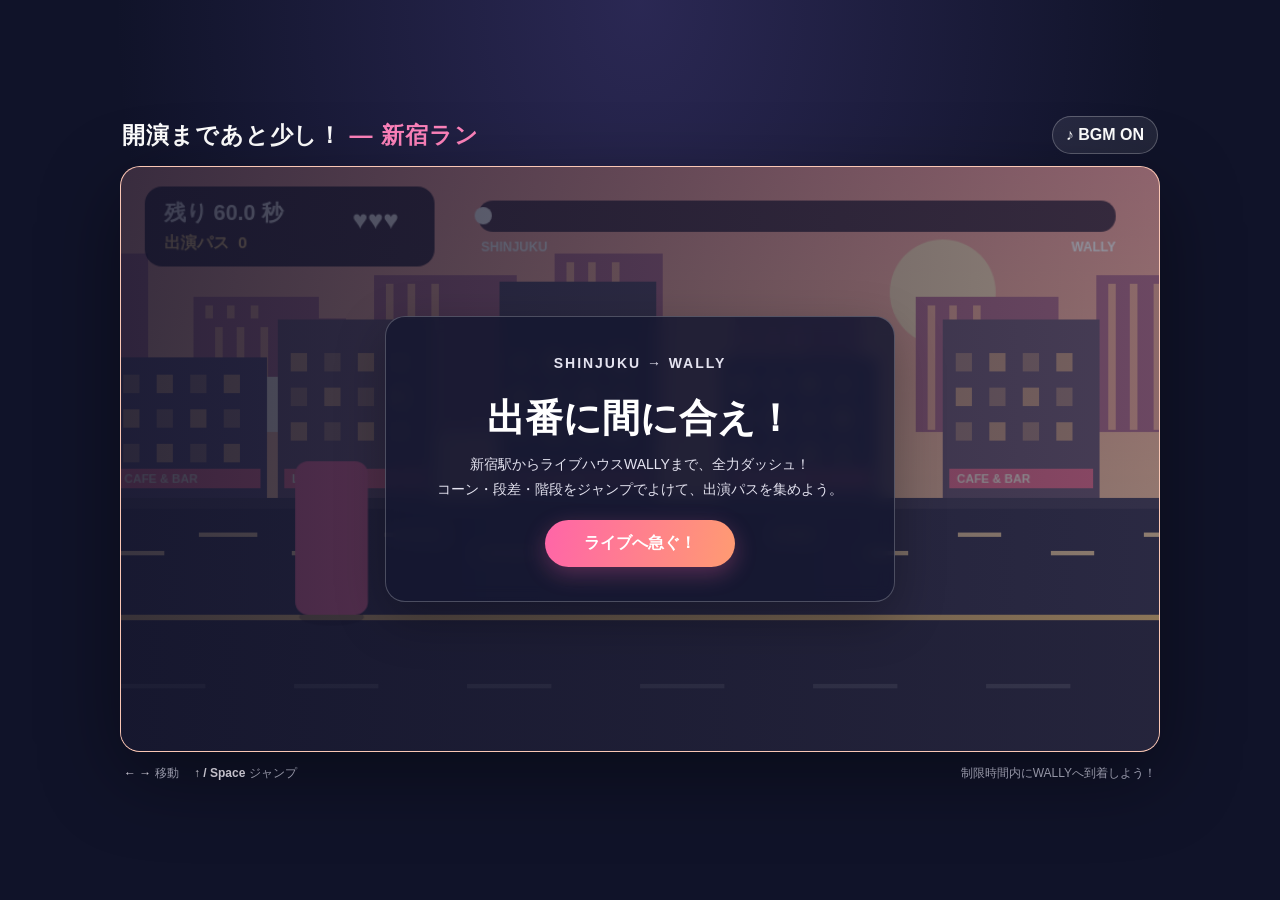
<file: ノベノア_アクション/index.html>
<!doctype html>
<html lang="ja">
<head>
  <meta charset="utf-8">
  <meta name="viewport" content="width=device-width, initial-scale=1">
  <meta name="theme-color" content="#11142b">
  <title>開演まであと少し！— 新宿ラン</title>
  <style>
    :root {
      color-scheme: dark;
      font-family: "Yu Gothic", "Hiragino Kaku Gothic ProN", Meiryo, sans-serif;
      background: #101329;
      color: #fff;
    }

    * { box-sizing: border-box; }

    body {
      min-height: 100vh;
      margin: 0;
      display: grid;
      place-items: center;
      padding: 24px;
      background:
        radial-gradient(ellipse at 50% 0%, rgba(86, 74, 153, .38), transparent 58%),
        #101329;
    }

    .game-shell { width: min(100%, 1040px); }

    .topbar {
      display: flex;
      align-items: center;
      justify-content: space-between;
      gap: 16px;
      margin: 0 2px 12px;
    }

    .brand {
      margin: 0;
      color: #fff;
      font-size: clamp(17px, 3vw, 23px);
      font-weight: 900;
      letter-spacing: .04em;
    }

    .brand span { color: #ff83bc; }

    .sound-button, .action-button, .touch-controls button {
      border: 1px solid rgba(255,255,255,.25);
      color: #fff;
      font: inherit;
      font-weight: 800;
      cursor: pointer;
    }

    .sound-button {
      padding: 9px 13px;
      border-radius: 999px;
      background: rgba(255,255,255,.08);
    }

    .screen {
      position: relative;
      overflow: hidden;
      border: 1px solid rgba(255,255,255,.2);
      border-radius: 20px;
      background: #f9b9a2;
      box-shadow: 0 24px 80px rgba(0,0,0,.4);
    }

    canvas {
      display: block;
      width: 100%;
      aspect-ratio: 16 / 9;
    }

    .overlay {
      position: absolute;
      inset: 0;
      display: grid;
      place-items: center;
      padding: 20px;
      background: linear-gradient(90deg, rgba(15,17,40,.82), rgba(15,17,40,.45));
      text-align: center;
    }

    .overlay[hidden] { display: none; }

    .dialog {
      width: min(100%, 510px);
      padding: clamp(20px, 4vw, 34px);
      border: 1px solid rgba(255,255,255,.23);
      border-radius: 20px;
      background: rgba(21,23,48,.84);
      box-shadow: 0 16px 50px rgba(0,0,0,.28);
      backdrop-filter: blur(8px);
    }

    .eyebrow {
      margin: 0 0 8px;
      color: #ff9ac9;
      font-size: 13px;
      font-weight: 900;
      letter-spacing: .14em;
    }

    .dialog h2 {
      margin: 0 0 10px;
      font-size: clamp(24px, 5vw, 38px);
      line-height: 1.25;
    }

    .dialog p {
      margin: 0 auto 18px;
      color: #e4e3f0;
      font-size: 14px;
      line-height: 1.8;
    }

    .action-button {
      min-width: 190px;
      padding: 13px 22px;
      border: 0;
      border-radius: 999px;
      background: linear-gradient(100deg, #ff65a8, #ff9b72);
      box-shadow: 0 7px 22px rgba(255,101,168,.28);
      font-size: 16px;
    }

    .action-button:hover { filter: brightness(1.08); }
    .action-button:focus-visible, .sound-button:focus-visible, .touch-controls button:focus-visible {
      outline: 3px solid #fff;
      outline-offset: 3px;
    }

    .help {
      display: flex;
      justify-content: space-between;
      gap: 12px;
      padding: 12px 4px 0;
      color: #bbbcd1;
      font-size: 12px;
      line-height: 1.6;
    }

    .help strong { color: #f6f2ff; }
    .touch-controls { display: none; gap: 8px; }

    .touch-controls button {
      padding: 9px 13px;
      border-radius: 12px;
      background: rgba(255,255,255,.1);
      touch-action: none;
    }

    @media (max-width: 620px) {
      body { padding: 12px; }
      .screen { border-radius: 14px; }
      .help { flex-direction: column; }
      .touch-controls { display: flex; }
      .help-copy { display: none; }
      .overlay { padding: 12px; }
      .dialog { padding: 17px; }
      .dialog p { margin-bottom: 12px; font-size: 12px; }
    }
  </style>
</head>
<body>
  <main class="game-shell">
    <header class="topbar">
      <h1 class="brand">開演まであと少し！ <span>— 新宿ラン</span></h1>
      <button class="sound-button" id="soundButton" type="button" aria-pressed="true">♪ BGM ON</button>
    </header>
    <section class="screen" aria-label="新宿からライブハウスWALLYを目指すゲーム">
      <canvas id="game" width="960" height="540" aria-label="ゲーム画面"></canvas>
      <div class="overlay" id="overlay">
        <div class="dialog">
          <p class="eyebrow">SHINJUKU → WALLY</p>
          <h2 id="overlayTitle">出番に間に合え！</h2>
          <p id="overlayText">新宿駅からライブハウスWALLYまで、全力ダッシュ！<br>コーン・段差・階段をジャンプでよけて、出演パスを集めよう。</p>
          <button class="action-button" id="startButton" type="button">ライブへ急ぐ！</button>
        </div>
      </div>
    </section>
    <footer class="help">
      <span class="help-copy"><strong>← →</strong> 移動　 <strong>↑ / Space</strong> ジャンプ</span>
      <span class="help-copy">制限時間内にWALLYへ到着しよう！</span>
      <div class="touch-controls" aria-label="タッチ操作">
        <button type="button" data-key="ArrowLeft">←</button>
        <button type="button" data-key="ArrowRight">→</button>
        <button type="button" data-key="ArrowUp">ジャンプ</button>
      </div>
    </footer>
  </main>
  <script>
    (() => {
      const canvas = document.querySelector("#game");
      const ctx = canvas.getContext("2d");
      const overlay = document.querySelector("#overlay");
      const overlayTitle = document.querySelector("#overlayTitle");
      const overlayText = document.querySelector("#overlayText");
      const startButton = document.querySelector("#startButton");
      const soundButton = document.querySelector("#soundButton");
      const width = canvas.width;
      const height = canvas.height;
      const ground = 414;
      const courseLength = 9100;
      const characterHeight = 142;
      const characterHitboxWidth = characterHeight * 117 / 247;
      const characterRunWidth = characterHeight * 148 / 235;
      const characterSlotWidth = Math.max(characterHitboxWidth, characterRunWidth);
      const assetBase = new URL(".", document.baseURI);
      const images = {
        idle: loadImage("pic/momo-transparent.png?v=3"),
        run: loadImage("pic/run/momo_run-transparent.png?v=3")
      };
      const keys = new Set();
      const obstacles = [];
      const pickups = [];
      let state = "ready";
      let lastTime = 0;
      let elapsed = 0;
      let distance = 0;
      let scroll = 0;
      let obstacleTimer = 1.1;
      let pickupTimer = 2.2;
      let soundEnabled = true;
      let audioContext;
      let melodyTimer;
      let melodyIndex = 0;
      let flash = 0;
      const player = { x: 150, y: ground, vy: 0, grounded: true, wallSupport: null, lives: 3, score: 0, invincible: 0 };

      function loadImage(src) {
        const image = new Image();
        image.src = new URL(src, assetBase).href;
        image.addEventListener("error", () => console.error(`画像を読み込めません: ${src}`));
        return image;
      }

      function roundedRect(x, y, w, h, r) {
        ctx.beginPath();
        ctx.roundRect(x, y, w, h, r);
      }

      function drawBackground() {
        const sky = ctx.createLinearGradient(0, 0, 0, height);
        sky.addColorStop(0, "#f7a7a5");
        sky.addColorStop(.52, "#ffc9a9");
        sky.addColorStop(1, "#f7ddbc");
        ctx.fillStyle = sky;
        ctx.fillRect(0, 0, width, height);

        ctx.fillStyle = "rgba(255,244,198,.72)";
        ctx.beginPath();
        ctx.arc(760, 116, 49, 0, Math.PI * 2);
        ctx.fill();

        ctx.fillStyle = "#b87592";
        for (let i = 0; i < 9; i++) {
          const x = ((i * 167 - scroll * .16) % (width + 200) + width + 200) % (width + 200) - 100;
          const h = 105 + (i % 4) * 20;
          ctx.fillRect(x, 245 - h, 100 + (i % 3) * 16, h);
          ctx.fillStyle = "#f4b39f";
          ctx.fillRect(x + 11, 253 - h, 7, h - 10);
          ctx.fillRect(x + 31, 253 - h, 7, h - 10);
          ctx.fillRect(x + 53, 253 - h, 7, h - 10);
          ctx.fillStyle = "#b87592";
        }

        drawStationSign();
        drawBuildings();
        ctx.fillStyle = "#413d58";
        ctx.fillRect(0, 306, width, 108);
        ctx.fillStyle = "#514a63";
        ctx.fillRect(0, 306, width, 10);
        ctx.fillStyle = "#f6d5aa";
        for (let i = 0; i < 20; i++) {
          const x = ((i * 86 - scroll * .88) % (width + 86) + width + 86) % (width + 86) - 86;
          ctx.fillRect(x, 338 + (i % 2) * 17, 40, 4);
        }
        ctx.fillStyle = "#37344c";
        ctx.fillRect(0, ground, width, height - ground);
        ctx.fillStyle = "#f2c77f";
        ctx.fillRect(0, ground, width, 5);
        ctx.fillStyle = "rgba(255,255,255,.16)";
        for (let i = 0; i < 8; i++) {
          const x = ((i * 160 - scroll * 1.3) % (width + 160) + width + 160) % (width + 160) - 160;
          ctx.fillRect(x, 478, 78, 4);
        }
      }

      function drawStationSign() {
        if (scroll > 250) return;
        ctx.fillStyle = "#fff8e9";
        roundedRect(48, 194, 180, 51, 9);
        ctx.fill();
        ctx.fillStyle = "#d94b7a";
        ctx.font = "bold 22px sans-serif";
        ctx.fillText("新宿駅", 67, 227);
        ctx.fillStyle = "#6b5368";
        ctx.font = "bold 12px sans-serif";
        ctx.fillText("SHINJUKU", 150, 225);
      }

      function drawBuildings() {
        for (let i = 0; i < 7; i++) {
          const x = ((i * 205 - scroll * .42 + 50) % (width + 220) + width + 220) % (width + 220) - 110;
          const h = 130 + (i % 3) * 35;
          ctx.fillStyle = ["#615578", "#75617a", "#5a526d"][i % 3];
          ctx.fillRect(x, 306 - h, 145, h);
          ctx.fillStyle = "#f0bf94";
          for (let w = 0; w < 4; w++) {
            for (let row = 0; row < 3; row++) {
              ctx.globalAlpha = .45 + ((i + w + row) % 2) * .28;
              ctx.fillRect(x + 12 + w * 31, 192 + row * 32 - (h < 150 ? 0 : 20), 15, 17);
            }
          }
          ctx.globalAlpha = 1;
          ctx.fillStyle = "#f37798";
          ctx.fillRect(x + 6, 279, 133, 18);
          ctx.fillStyle = "#fff6e8";
          ctx.font = "bold 11px sans-serif";
          ctx.fillText(i % 2 ? "LIVE MUSIC" : "CAFE & BAR", x + 13, 292);
        }
        if (distance > courseLength - 500) {
          const goalX = 190 + (courseLength - distance);
          ctx.fillStyle = "#342c4c";
          ctx.fillRect(goalX, 215, 160, 92);
          ctx.fillStyle = "#ff75a9";
          ctx.fillRect(goalX + 8, 225, 144, 45);
          ctx.fillStyle = "#fff";
          ctx.font = "bold 24px sans-serif";
          ctx.fillText("WALLY", goalX + 38, 256);
          ctx.font = "bold 12px sans-serif";
          ctx.fillText("LIVE HOUSE", goalX + 45, 291);
        }
      }

      function drawHud() {
        ctx.fillStyle = "rgba(24,22,47,.78)";
        roundedRect(22, 18, 268, 74, 16);
        ctx.fill();
        ctx.fillStyle = "#fff";
        ctx.font = "bold 20px sans-serif";
        ctx.fillText(`残り ${Math.max(0, 60 - elapsed).toFixed(1)} 秒`, 40, 49);
        ctx.font = "bold 15px sans-serif";
        ctx.fillStyle = "#ffd98e";
        ctx.fillText(`出演パス  ${player.score}`, 40, 75);
        ctx.fillStyle = "#fff";
        ctx.font = "24px sans-serif";
        ctx.fillText("♥".repeat(player.lives) + "♡".repeat(3 - player.lives), 214, 57);

        const barX = 330, barY = 31, barW = 590;
        ctx.fillStyle = "rgba(24,22,47,.72)";
        roundedRect(barX, barY, barW, 29, 14);
        ctx.fill();
        ctx.fillStyle = "#fff";
        ctx.font = "bold 12px sans-serif";
        ctx.fillText("SHINJUKU", barX + 3, 78);
        ctx.textAlign = "right";
        ctx.fillText("WALLY", barX + barW, 78);
        ctx.textAlign = "left";
        ctx.fillStyle = "#ff8db8";
        roundedRect(barX + 5, barY + 5, (barW - 10) * Math.min(1, distance / courseLength), 19, 10);
        ctx.fill();
        ctx.fillStyle = "#fff";
        ctx.beginPath();
        ctx.arc(barX + 5 + (barW - 10) * Math.min(1, distance / courseLength), barY + 14, 8, 0, Math.PI * 2);
        ctx.fill();
      }

      function drawPlayer() {
        const isRunning = state === "playing" && Math.floor(elapsed * 7) % 2 === 1;
        const image = isRunning ? images.run : images.idle;
        const spriteWidth = isRunning ? characterRunWidth : characterHitboxWidth;
        const spriteX = player.x + (characterSlotWidth - spriteWidth) / 2;
        const y = player.y - characterHeight;
        ctx.fillStyle = "rgba(28,22,40,.3)";
        ctx.beginPath();
        ctx.ellipse(player.x + characterSlotWidth / 2, ground + 2, 30, 8, 0, 0, Math.PI * 2);
        ctx.fill();
        if (player.invincible > 0 && Math.floor(player.invincible * 10) % 2 === 0) return;
        if (image.complete && image.naturalWidth) {
          ctx.drawImage(image, spriteX, y, spriteWidth, characterHeight);
        } else {
          ctx.fillStyle = "#ff79aa";
          roundedRect(spriteX, y, spriteWidth, characterHeight, 12);
          ctx.fill();
        }
      }

      function drawObstacles() {
        for (const obstacle of obstacles) {
          const x = obstacle.x - scroll;
          if (obstacle.type === "cone") {
            ctx.fillStyle = "#ff8b67";
            ctx.beginPath();
            ctx.moveTo(x + obstacle.width / 2, ground - obstacle.height);
            ctx.lineTo(x + obstacle.width, ground);
            ctx.lineTo(x, ground);
            ctx.closePath();
            ctx.fill();
            ctx.fillStyle = "#fff0d6";
            ctx.fillRect(x + 7, ground - 16, obstacle.width - 14, 5);
          } else if (obstacle.type === "step") {
            ctx.fillStyle = "#c17b62";
            ctx.fillRect(x, ground - obstacle.height, obstacle.width, obstacle.height);
            ctx.fillStyle = "#f7c88c";
            ctx.fillRect(x, ground - obstacle.height, obstacle.width, 5);
            ctx.fillStyle = "#976158";
            ctx.fillRect(x + 8, ground - 11, obstacle.width - 8, 5);
          } else {
            const stepWidth = obstacle.width / 4;
            ctx.fillStyle = "#8d7397";
            for (let i = 0; i < 4; i++) {
              const stepHeight = obstacle.height * (i + 1) / 4;
              ctx.fillRect(x + stepWidth * i, ground - stepHeight, stepWidth + 1, stepHeight);
              ctx.fillStyle = "#e9c39c";
              ctx.fillRect(x + stepWidth * i, ground - stepHeight, stepWidth + 1, 4);
              ctx.fillStyle = "#8d7397";
            }
          }
        }
        for (const pickup of pickups) {
          const x = pickup.x - scroll;
          const bob = Math.sin(elapsed * 6 + pickup.x) * 5;
          ctx.fillStyle = "#ffe58d";
          ctx.beginPath();
          ctx.arc(x, pickup.y + bob, 15, 0, Math.PI * 2);
          ctx.fill();
          ctx.fillStyle = "#a85d81";
          ctx.font = "bold 14px sans-serif";
          ctx.textAlign = "center";
          ctx.fillText("P", x, pickup.y + bob + 5);
          ctx.textAlign = "left";
        }
      }

      function draw() {
        ctx.clearRect(0, 0, width, height);
        drawBackground();
        drawObstacles();
        drawPlayer();
        drawHud();
        if (flash > 0) {
          ctx.fillStyle = `rgba(255, 87, 130, ${flash * .18})`;
          ctx.fillRect(0, 0, width, height);
        }
      }

      function resetGame() {
        elapsed = 0;
        distance = 0;
        scroll = 0;
        obstacleTimer = .9;
        pickupTimer = 2;
        obstacles.length = 0;
        pickups.length = 0;
        player.y = ground;
        player.vy = 0;
        player.grounded = true;
        player.wallSupport = null;
        player.lives = 3;
        player.score = 0;
        player.invincible = 0;
        flash = 0;
        keys.clear();
      }

      function startGame() {
        resetGame();
        state = "playing";
        overlay.hidden = true;
        lastTime = performance.now();
        if (soundEnabled) startMusic();
        requestAnimationFrame(loop);
      }

      function endGame(won) {
        state = won ? "won" : "lost";
        stopMusic();
        overlayTitle.textContent = won ? "WALLYに到着！" : "間に合わなかった…";
        overlayText.innerHTML = won
          ? `出演パスを ${player.score} 枚集めて、無事ライブハウスに到着！<br>最高のステージにしよう！`
          : `出演時間に間に合いませんでした。出演パス ${player.score} 枚！<br>もう一度チャレンジしてみよう。`;
        startButton.textContent = "もう一度走る";
        overlay.hidden = false;
      }

      function spawnObstacle() {
        const roll = Math.random();
        const type = roll < .4 ? "cone" : roll < .72 ? "step" : "stairs";
        const dimensions = {
          cone: { width: 39, height: 38 },
          step: { width: 66, height: 28 },
          stairs: { width: 88, height: 52 }
        }[type];
        obstacles.push({ x: scroll + width + 30, type, ...dimensions, passed: false });
      }

      function getWallTop(obstacle, screenX) {
        let height = obstacle.height;
        if (obstacle.type === "stairs") {
          const stepWidth = obstacle.width / 4;
          const stepIndex = Math.max(0, Math.min(3, Math.floor((screenX - (obstacle.x - scroll)) / stepWidth)));
          height *= (stepIndex + 1) / 4;
        }
        return ground - height;
      }

      function update(delta) {
        elapsed += delta;
        flash = Math.max(0, flash - delta);
        player.invincible = Math.max(0, player.invincible - delta);
        const previousPlayerX = player.x;
        const previousPlayerY = player.y;
        const horizontal = (keys.has("ArrowRight") || keys.has("d") ? 1 : 0) - (keys.has("ArrowLeft") || keys.has("a") ? 1 : 0);
        player.x = Math.max(0, Math.min(width - characterSlotWidth, player.x + horizontal * 240 * delta));

        if (player.wallSupport) {
          const supportX = player.wallSupport.x - scroll;
          const hitboxX = player.x + (characterSlotWidth - characterHitboxWidth) / 2;
          const hitboxCenter = hitboxX + characterHitboxWidth / 2;
          const supportTop = getWallTop(player.wallSupport, hitboxCenter);
          const stillOverlapping = hitboxX < supportX + player.wallSupport.width && hitboxX + characterHitboxWidth > supportX;
          if (stillOverlapping && Math.abs(player.y - supportTop) <= 1) {
            player.y = supportTop;
            player.vy = 0;
            player.grounded = true;
          } else {
            player.wallSupport = null;
            player.grounded = false;
          }
        }

        const jumpPressed = keys.has("ArrowUp") || keys.has(" ") || keys.has("w");
        if (jumpPressed && player.grounded) {
          player.vy = -640;
          player.grounded = false;
          player.wallSupport = null;
          keys.delete("ArrowUp");
          keys.delete(" ");
          keys.delete("w");
        }
        if (!player.grounded) {
          player.vy += 1550 * delta;
          player.y = Math.min(ground, player.y + player.vy * delta);
          if (player.y >= ground) {
            player.y = ground;
            player.vy = 0;
            player.grounded = true;
            player.wallSupport = null;
          }
        }

        const previousDistance = distance;
        distance = Math.min(courseLength, distance + 172 * delta);
        scroll = distance * .78;
        obstacleTimer -= delta;
        pickupTimer -= delta;
        if (obstacleTimer <= 0) {
          spawnObstacle();
          obstacleTimer = 1.8 + Math.random() * 1.1;
        }
        if (pickupTimer <= 0) {
          pickups.push({ x: scroll + width + 30, y: 318 + Math.random() * 45 });
          pickupTimer = 2.4 + Math.random() * 1.4;
        }

        let blockedByWall = false;
        for (const obstacle of obstacles) {
          const x = obstacle.x - scroll;
          const hitboxX = player.x + (characterSlotWidth - characterHitboxWidth) / 2;
          const hitboxRight = hitboxX + characterHitboxWidth;
          const overlapStart = Math.max(x, hitboxX);
          const overlapEnd = Math.min(x + obstacle.width, hitboxRight);
          const overlapX = overlapStart < overlapEnd;
          if (overlapX && obstacle.type !== "cone") {
            const surfaceX = Math.max(overlapStart, Math.min(overlapEnd, hitboxX + characterHitboxWidth / 2));
            const wallTop = getWallTop(obstacle, surfaceX);
            if (player.wallSupport === obstacle && player.vy === 0) {
              player.y = wallTop;
              player.grounded = true;
              continue;
            }
            const landedOnWall = player.vy >= 0 && previousPlayerY <= wallTop && player.y >= wallTop;
            if (landedOnWall) {
              player.y = wallTop;
              player.vy = 0;
              player.grounded = true;
              player.wallSupport = obstacle;
            } else if (player.y > wallTop) {
              blockedByWall = true;
              if (player.x > previousPlayerX && previousPlayerX + (characterSlotWidth - characterHitboxWidth) / 2 + characterHitboxWidth <= x) {
                player.x = Math.max(0, x - (characterSlotWidth - characterHitboxWidth) / 2 - characterHitboxWidth);
              }
            }
          } else if (overlapX && obstacle.type === "cone" && player.y >= ground - 36 && player.invincible <= 0 && !obstacle.passed) {
            player.lives--;
            player.invincible = 1.5;
            obstacle.passed = true;
            flash = .7;
            if (player.lives <= 0) {
              endGame(false);
              return;
            }
          }
        }
        if (blockedByWall) {
          distance = previousDistance;
          scroll = distance * .78;
          if (player.wallSupport) {
            const supportX = player.wallSupport.x - scroll;
            const hitboxX = player.x + (characterSlotWidth - characterHitboxWidth) / 2;
            player.y = getWallTop(player.wallSupport, hitboxX + characterHitboxWidth / 2);
          }
        }
        for (let i = pickups.length - 1; i >= 0; i--) {
          const pickup = pickups[i];
          const x = pickup.x - scroll;
          const playerCenter = player.x + characterSlotWidth / 2;
          if (x > playerCenter - 43 && x < playerCenter + 43 && Math.abs(pickup.y - (player.y - 65)) < 78) {
            player.score++;
            pickups.splice(i, 1);
          } else if (x < -40) {
            pickups.splice(i, 1);
          }
        }
        while (obstacles.length && obstacles[0].x - scroll < -100) obstacles.shift();
        if (distance >= courseLength) {
          endGame(true);
          return;
        }
        if (elapsed >= 60) endGame(false);
      }

      function loop(now) {
        if (state !== "playing") return;
        const delta = Math.min((now - lastTime) / 1000, .04);
        lastTime = now;
        update(delta);
        draw();
        if (state === "playing") requestAnimationFrame(loop);
      }

      function startMusic() {
        if (!soundEnabled) return;
        if (!audioContext) audioContext = new (window.AudioContext || window.webkitAudioContext)();
        audioContext.resume();
        if (melodyTimer) return;
        const notes = [523.25, 659.25, 783.99, 659.25, 587.33, 698.46, 880, 698.46, 523.25, 659.25, 783.99, 1046.5];
        melodyTimer = window.setInterval(() => {
          if (!audioContext || audioContext.state !== "running") return;
          const now = audioContext.currentTime;
          const note = notes[melodyIndex % notes.length];
          melodyIndex++;
          const oscillator = audioContext.createOscillator();
          const gain = audioContext.createGain();
          oscillator.type = "triangle";
          oscillator.frequency.value = note;
          gain.gain.setValueAtTime(.0001, now);
          gain.gain.exponentialRampToValueAtTime(.045, now + .025);
          gain.gain.exponentialRampToValueAtTime(.0001, now + .28);
          oscillator.connect(gain);
          gain.connect(audioContext.destination);
          oscillator.start(now);
          oscillator.stop(now + .3);
        }, 330);
      }

      function stopMusic() {
        if (melodyTimer) {
          window.clearInterval(melodyTimer);
          melodyTimer = undefined;
        }
      }

      function setSound(enabled) {
        soundEnabled = enabled;
        soundButton.textContent = soundEnabled ? "♪ BGM ON" : "♪ BGM OFF";
        soundButton.setAttribute("aria-pressed", String(soundEnabled));
        if (soundEnabled && state === "playing") startMusic();
        else stopMusic();
      }

      window.addEventListener("keydown", event => {
        if (["ArrowLeft", "ArrowRight", "ArrowUp", " "].includes(event.key)) event.preventDefault();
        if (event.repeat && ["ArrowUp", " ", "w"].includes(event.key)) return;
        keys.add(event.key);
      });
      window.addEventListener("keyup", event => keys.delete(event.key));
      window.addEventListener("blur", () => keys.clear());
      startButton.addEventListener("click", startGame);
      soundButton.addEventListener("click", () => setSound(!soundEnabled));
      document.querySelectorAll(".touch-controls button").forEach(button => {
        const key = button.dataset.key;
        button.addEventListener("pointerdown", event => {
          event.preventDefault();
          keys.add(key);
          button.setPointerCapture(event.pointerId);
        });
        const release = () => keys.delete(key);
        button.addEventListener("pointerup", release);
        button.addEventListener("pointercancel", release);
        button.addEventListener("lostpointercapture", release);
      });

      draw();
    })();
  </script>
</body>
</html>
</file>
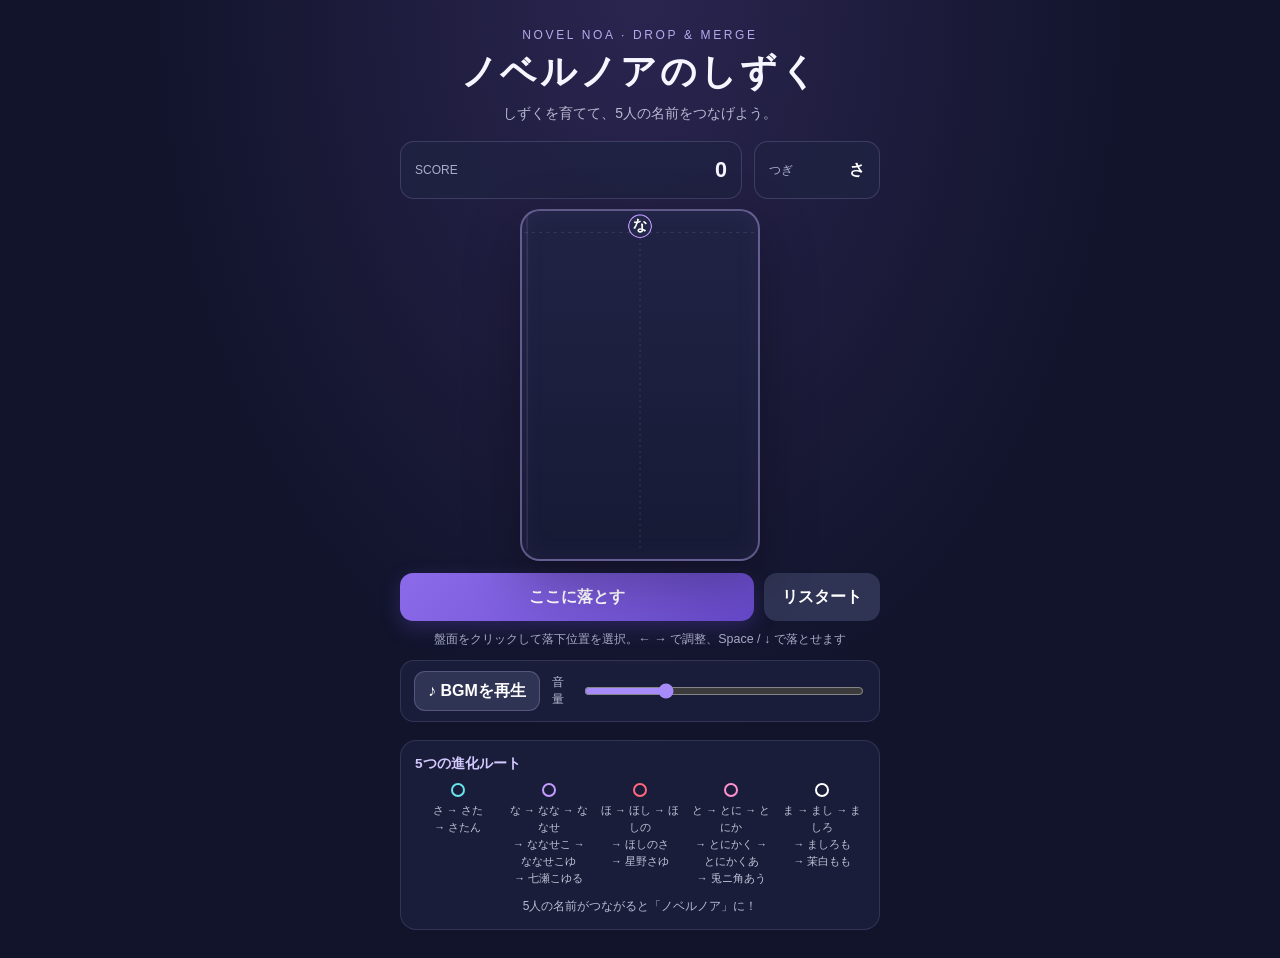
<file: ノベノア_スイカ/index.html>
<!doctype html>
<html lang="ja">
<head>
  <meta charset="utf-8">
  <meta name="viewport" content="width=device-width, initial-scale=1">
  <meta name="theme-color" content="#11142b">
  <title>ノベルノアのしずく</title>
  <style>
    :root {
      color-scheme: dark;
      font-family: "Yu Gothic", "Hiragino Kaku Gothic ProN", Meiryo, sans-serif;
      background: #11142b;
      color: #f7f5ff;
    }

    * { box-sizing: border-box; }

    body {
      min-height: 100vh;
      margin: 0;
      padding: 28px 16px;
      background:
        radial-gradient(ellipse at 50% 0%, rgba(108, 80, 175, .28), transparent 55%),
        #11142b;
    }

    button { font: inherit; }

    .game {
      width: min(100%, 480px);
      margin: 0 auto;
    }

    header { text-align: center; margin-bottom: 18px; }

    .eyebrow {
      margin: 0 0 6px;
      color: #b6a9ec;
      font-size: .75rem;
      letter-spacing: .22em;
    }

    h1 { margin: 0; font-size: clamp(1.65rem, 7vw, 2.25rem); letter-spacing: .08em; }

    .subtitle { margin: 8px 0 0; color: #b7bad3; font-size: .87rem; }

    .hud {
      display: flex;
      align-items: center;
      justify-content: space-between;
      gap: 12px;
      margin-bottom: 10px;
    }

    .score-card, .next-card {
      min-height: 58px;
      display: flex;
      align-items: center;
      gap: 12px;
      padding: 8px 14px;
      border: 1px solid rgba(201, 188, 255, .18);
      border-radius: 14px;
      background: rgba(32, 35, 67, .82);
    }

    .score-card { flex: 1; justify-content: space-between; }
    .label { color: #aaaecb; font-size: .75rem; }
    .score { font-size: 1.35rem; font-weight: 800; font-variant-numeric: tabular-nums; }
    .next-card { min-width: 126px; justify-content: space-between; }
    .next-name { color: #fff; font-weight: 700; }

    .board-wrap {
      position: relative;
      width: min(100%, 240px);
      margin: 0 auto;
      overflow: hidden;
      border: 2px solid rgba(196, 177, 255, .42);
      border-radius: 20px;
      background: linear-gradient(180deg, #202344 0%, #171a35 100%);
      box-shadow: 0 18px 55px rgba(0, 0, 0, .3), inset 0 0 28px rgba(151, 127, 235, .06);
    }

    canvas { display: block; width: 100%; height: auto; touch-action: manipulation; }

    .game-over {
      position: absolute;
      inset: 0;
      display: grid;
      place-content: center;
      gap: 12px;
      padding: 24px;
      text-align: center;
      background: rgba(12, 14, 31, .82);
      backdrop-filter: blur(5px);
    }

    .game-over[hidden] { display: none; }
    .game-over strong { font-size: 1.8rem; }
    .game-over span { color: #c3c4d9; }

    .actions { display: flex; gap: 10px; margin-top: 12px; }

    .actions button, .game-over button {
      min-height: 48px;
      border: 0;
      border-radius: 13px;
      color: #fff;
      font-weight: 800;
      cursor: pointer;
    }

    #drop-button {
      flex: 1;
      background: linear-gradient(135deg, #8c6bea, #6548c7);
      box-shadow: 0 7px 20px rgba(105, 75, 206, .28);
    }

    #restart-button, .game-over button { padding: 0 18px; background: #303454; }
    button:active { transform: translateY(1px); }
    button:focus-visible { outline: 3px solid #fff; outline-offset: 3px; }

    .hint { margin: 10px 0 0; text-align: center; color: #a7aac5; font-size: .78rem; }

    .music-controls {
      display: flex;
      align-items: center;
      gap: 12px;
      margin-top: 12px;
      padding: 10px 13px;
      border: 1px solid rgba(201, 188, 255, .14);
      border-radius: 14px;
      background: rgba(32, 35, 67, .6);
    }

    .music-controls button {
      min-height: 40px;
      padding: 0 13px;
      border: 1px solid rgba(201, 188, 255, .24);
      border-radius: 11px;
      background: #303454;
      color: #fff;
      font-weight: 700;
      white-space: nowrap;
      cursor: pointer;
    }

    .volume-control {
      display: flex;
      flex: 1;
      align-items: center;
      gap: 9px;
      color: #b7bad3;
      font-size: .75rem;
    }

    .volume-control input { width: 100%; accent-color: #a78bfa; }

    .guide {
      margin-top: 18px;
      padding: 14px;
      border: 1px solid rgba(201, 188, 255, .14);
      border-radius: 16px;
      background: rgba(32, 35, 67, .6);
    }

    .guide h2 { margin: 0 0 10px; font-size: .85rem; color: #d3c9ff; }
    .branches { display: grid; grid-template-columns: repeat(5, 1fr); gap: 6px; }
    .branch { min-width: 0; text-align: center; }
    .branch span { display: block; font-size: .68rem; color: #c0c2d7; line-height: 1.55; }
    .swatch { width: 14px; height: 14px; margin: 0 auto 5px; border: 2px solid; border-radius: 50%; }
    .final-hint { margin: 11px 0 0; color: #b7bad3; font-size: .75rem; text-align: center; }

    @media (max-width: 380px) {
      body { padding-inline: 10px; }
      .score-card, .next-card { padding-inline: 10px; }
      .branches { gap: 3px; }
      .branch span { font-size: .61rem; }
    }
  </style>
</head>
<body>
  <main class="game">
    <header>
      <p class="eyebrow">NOVEL NOA · DROP & MERGE</p>
      <h1>ノベルノアのしずく</h1>
      <p class="subtitle">しずくを育てて、5人の名前をつなげよう。</p>
    </header>

    <section class="hud" aria-label="ゲーム情報">
      <div class="score-card">
        <span class="label">SCORE</span>
        <span class="score" id="score">0</span>
      </div>
      <div class="next-card">
        <span class="label">つぎ</span>
        <span class="next-name" id="next-name">さ</span>
      </div>
    </section>

    <div class="board-wrap">
      <canvas id="board" width="420" height="620" aria-label="クリックした位置にしずくを落とす盤面"></canvas>
      <div class="game-over" id="game-over" hidden>
        <strong>おっとっと！</strong>
        <span>しずくがいっぱいになっちゃった</span>
        <button id="game-over-restart" type="button">もう一度あそぶ</button>
      </div>
    </div>

    <div class="actions">
      <button id="drop-button" type="button">ここに落とす</button>
      <button id="restart-button" type="button">リスタート</button>
    </div>
    <p class="hint">盤面をクリックして落下位置を選択。← → で調整、Space / ↓ で落とせます</p>
    <div class="music-controls" aria-label="BGM設定">
      <button id="music-toggle" type="button" aria-pressed="false">♪ BGMを再生</button>
      <label class="volume-control" for="music-volume">
        音量
        <input id="music-volume" type="range" min="0" max="100" value="28">
      </label>
    </div>

    <section class="guide" aria-label="進化のヒント">
      <h2>5つの進化ルート</h2>
      <div class="branches">
        <div class="branch"><div class="swatch" style="border-color:#68e4ed"></div><span>さ → さた<br>→ さたん</span></div>
        <div class="branch"><div class="swatch" style="border-color:#c39bff"></div><span>な → なな → ななせ<br>→ ななせこ → ななせこゆ<br>→ 七瀬こゆる</span></div>
        <div class="branch"><div class="swatch" style="border-color:#ff687b"></div><span>ほ → ほし → ほしの<br>→ ほしのさ<br>→ 星野さゆ</span></div>
        <div class="branch"><div class="swatch" style="border-color:#ff92ce"></div><span>と → とに → とにか<br>→ とにかく → とにかくあ<br>→ 兎ニ角あう</span></div>
        <div class="branch"><div class="swatch" style="border-color:#fff"></div><span>ま → まし → ましろ<br>→ ましろも<br>→ 茉白もも</span></div>
      </div>
      <p class="final-hint">5人の名前がつながると「ノベルノア」に！</p>
    </section>
  </main>

  <script>
    (() => {
      const canvas = document.getElementById("board");
      const ctx = canvas.getContext("2d");
      const scoreDisplay = document.getElementById("score");
      const nextName = document.getElementById("next-name");
      const gameOverPanel = document.getElementById("game-over");
      const musicToggle = document.getElementById("music-toggle");
      const musicVolume = document.getElementById("music-volume");

      const branches = [
        { color: "#68e4ed", stages: ["さ", "さた", "さたん"], final: "さたん" },
        { color: "#c39bff", stages: ["な", "なな", "ななせ", "ななせこ", "ななせこゆ", "七瀬こゆる"], final: "七瀬こゆる" },
        { color: "#ff687b", stages: ["ほ", "ほし", "ほしの", "ほしのさ", "星野さゆ"], final: "星野さゆ" },
        { color: "#ff92ce", stages: ["と", "とに", "とにか", "とにかく", "とにかくあ", "兎二角あう"], final: "兎二角あう" },
        { color: "#fff", stages: ["ま", "まし", "ましろ", "ましろも", "茉白もも"], final: "茉白もも" }
      ];
      const radiusFor = (level) => 20 + level * 4.1;
      const floorY = canvas.height - 17;
      const entities = [];
      let score = 0;
      let currentBranch = 0;
      let nextBranch = 0;
      let gameOver = false;
      let lastTime = 0;
      let mergeLock = 0;
      let nextId = 0;
      let dropX = canvas.width / 2;
      let audioContext = null;
      let masterGain = null;
      let musicTimer = null;
      let musicPlaying = false;
      let musicStartTime = 0;
      let musicBarIndex = 0;

      const beatDuration = 60 / 82;
      const chordProgression = [
        [261.63, 329.63, 392.00],
        [196.00, 246.94, 293.66],
        [220.00, 261.63, 329.63],
        [174.61, 220.00, 261.63]
      ];
      const melody = [
        523.25, 659.25, 783.99, 659.25, 587.33, 659.25, 523.25, 392.00,
        440.00, 523.25, 659.25, 523.25, 392.00, 440.00, 523.25, null
      ];

      function playTone(frequency, start, duration, volume, type, attack, release) {
        const oscillator = audioContext.createOscillator();
        const envelope = audioContext.createGain();
        oscillator.type = type;
        oscillator.frequency.setValueAtTime(frequency, start);
        envelope.gain.setValueAtTime(0, start);
        envelope.gain.linearRampToValueAtTime(volume, start + attack);
        envelope.gain.setValueAtTime(volume, start + duration - release);
        envelope.gain.linearRampToValueAtTime(0, start + duration);
        oscillator.connect(envelope);
        envelope.connect(masterGain);
        oscillator.start(start);
        oscillator.stop(start + duration + 0.02);
      }

      function scheduleMusicBar() {
        if (!musicPlaying || !audioContext) return;
        const barDuration = beatDuration * 4;
        const barIndex = musicBarIndex++;
        const start = Math.max(audioContext.currentTime + 0.05, musicStartTime + barIndex * barDuration);
        const chord = chordProgression[barIndex % chordProgression.length];
        chord.forEach((frequency) => {
          playTone(frequency / 2, start, barDuration * 1.05, 0.04, "sine", 0.5, 0.6);
          playTone(frequency, start, barDuration * 1.05, 0.016, "sine", 0.55, 0.6);
        });
        for (let step = 0; step < 8; step++) {
          const note = melody[(barIndex * 8 + step) % melody.length];
          if (note) {
            playTone(note, start + step * beatDuration / 2, beatDuration * 0.82, 0.035, "triangle", 0.025, 0.2);
          }
        }
        for (let beat = 0; beat < 4; beat++) {
          const note = chord[beat % chord.length] * 2;
          playTone(note, start + beat * beatDuration, beatDuration * 0.4, 0.012, "triangle", 0.015, 0.12);
        }
        musicTimer = window.setTimeout(scheduleMusicBar, barDuration * 1000);
      }

      async function setMusicPlaying(shouldPlay) {
        if (shouldPlay) {
          const AudioContextClass = window.AudioContext || window.webkitAudioContext;
          if (!AudioContextClass) {
            musicToggle.textContent = "このブラウザーでは再生できません";
            musicToggle.disabled = true;
            return;
          }
          if (!audioContext || audioContext.state === "closed") {
            audioContext = new AudioContextClass();
            masterGain = audioContext.createGain();
            masterGain.gain.value = Number(musicVolume.value) / 100;
            masterGain.connect(audioContext.destination);
          }
          await audioContext.resume();
          masterGain.gain.setTargetAtTime(Number(musicVolume.value) / 100, audioContext.currentTime, 0.08);
          musicPlaying = true;
          musicStartTime = audioContext.currentTime + 0.1;
          musicBarIndex = 0;
          scheduleMusicBar();
        } else {
          musicPlaying = false;
          window.clearTimeout(musicTimer);
          if (audioContext && audioContext.state !== "closed") {
            masterGain.gain.setTargetAtTime(0, audioContext.currentTime, 0.08);
          }
        }
        musicToggle.textContent = musicPlaying ? "♪ BGMを停止" : "♪ BGMを再生";
        musicToggle.setAttribute("aria-pressed", String(musicPlaying));
      }

      musicToggle.addEventListener("click", () => {
        setMusicPlaying(!musicPlaying).catch((error) => {
          console.error("BGMの再生に失敗しました。", error);
          musicToggle.textContent = "BGMを再生できません";
        });
      });

      musicVolume.addEventListener("input", () => {
        if (audioContext && masterGain && musicPlaying) {
          masterGain.gain.setTargetAtTime(Number(musicVolume.value) / 100, audioContext.currentTime, 0.08);
        }
      });

      function chooseBranch() {
        return Math.floor(Math.random() * branches.length);
      }

      function updateNextLabel() {
        nextName.textContent = branches[nextBranch].stages[0];
      }

      function reset() {
        entities.length = 0;
        score = 0;
        gameOver = false;
        mergeLock = 0;
        scoreDisplay.textContent = "0";
        gameOverPanel.hidden = true;
        dropX = canvas.width / 2;
        currentBranch = chooseBranch();
        nextBranch = chooseBranch();
        updateNextLabel();
      }

      function setDropX(x) {
        const radius = radiusFor(0);
        dropX = Math.max(radius + 4, Math.min(canvas.width - radius - 4, x));
      }

      function drop() {
        if (gameOver) return;
        const branch = branches[currentBranch];
        const radius = radiusFor(0);
        entities.push({
          id: nextId++,
          branch: currentBranch,
          level: 0,
          x: dropX,
          y: radius + 7,
          vx: 0,
          vy: 0,
          radius,
          born: performance.now()
        });
        currentBranch = nextBranch;
        nextBranch = chooseBranch();
        updateNextLabel();
      }

      function merge(left, right) {
        if (left.merged || right.merged || left.branch !== right.branch || left.level !== right.level) return false;
        const branch = branches[left.branch];
        if (left.level >= branch.stages.length - 1) return false;
        left.merged = true;
        right.merged = true;
        const level = left.level + 1;
        const radius = radiusFor(level);
        entities.push({
          id: nextId++,
          branch: left.branch,
          level,
          x: (left.x + right.x) / 2,
          y: (left.y + right.y) / 2,
          vx: (left.vx + right.vx) / 2,
          vy: Math.min((left.vy + right.vy) / 2 - 2.4, -2.4),
          radius,
          born: performance.now()
        });
        score += (level + 1) * 10;
        scoreDisplay.textContent = String(score);
        return true;
      }

      function makeNovelNoa(group) {
        const x = group.reduce((sum, item) => sum + item.x, 0) / group.length;
        const y = group.reduce((sum, item) => sum + item.y, 0) / group.length;
        for (const item of group) item.merged = true;
        entities.push({
          id: nextId++,
          branch: -1,
          level: 0,
          x,
          y,
          vx: 0,
          vy: -3.2,
          radius: 39,
          born: performance.now()
        });
        score += 500;
        scoreDisplay.textContent = String(score);
      }

      function mergeFiveFinalNames() {
        const finals = entities.filter((item) =>
          !item.merged && item.branch >= 0 &&
          item.level === branches[item.branch].stages.length - 1
        );
        const visited = new Set();
        for (const start of finals) {
          if (visited.has(start.id)) continue;
          const cluster = [];
          const stack = [start];
          const kinds = new Set();
          visited.add(start.id);
          while (stack.length) {
            const item = stack.pop();
            cluster.push(item);
            kinds.add(item.branch);
            for (const other of finals) {
              if (visited.has(other.id)) continue;
              const distance = Math.hypot(item.x - other.x, item.y - other.y);
              if (distance <= item.radius + other.radius + 3) {
                visited.add(other.id);
                stack.push(other);
              }
            }
          }
          if (kinds.size === branches.length) {
            makeNovelNoa(cluster);
            return;
          }
        }
      }

      function physics(delta) {
        const step = Math.min(delta / 16.67, 2);
        for (const item of entities) {
          if (item.merged) continue;
          item.vy += 0.34 * step;
          item.x += item.vx * step;
          item.y += item.vy * step;
          item.vx *= Math.pow(0.995, step);
          item.vy = Math.min(item.vy, 13);
          if (item.x - item.radius < 4) {
            item.x = item.radius + 4;
            item.vx = Math.max(0, item.vx * -0.22);
          }
          if (item.x + item.radius > canvas.width - 4) {
            item.x = canvas.width - item.radius - 4;
            item.vx = Math.min(0, item.vx * -0.22);
          }
          if (item.y + item.radius > floorY) {
            item.y = floorY - item.radius;
            item.vy = Math.max(0, item.vy * -0.18);
          }
        }

        if (mergeLock > 0) {
          mergeLock -= delta;
        } else {
          outer: for (let i = 0; i < entities.length; i++) {
            const left = entities[i];
            if (left.merged) continue;
            for (let j = i + 1; j < entities.length; j++) {
              const right = entities[j];
              if (right.merged) continue;
              const dx = right.x - left.x;
              const dy = right.y - left.y;
              const distance = Math.hypot(dx, dy) || 0.001;
              const overlap = left.radius + right.radius - distance;
              if (overlap > 0) {
                const nx = dx / distance;
                const ny = dy / distance;
                const separation = overlap * 0.52;
                left.x -= nx * separation;
                left.y -= ny * separation;
                right.x += nx * separation;
                right.y += ny * separation;
                if (merge(left, right)) {
                  mergeLock = 85;
                  break outer;
                }
                const relativeVelocity = (right.vx - left.vx) * nx + (right.vy - left.vy) * ny;
                if (relativeVelocity < 0) {
                  const impulse = relativeVelocity * 0.18;
                  left.vx += impulse * nx;
                  left.vy += impulse * ny;
                  right.vx -= impulse * nx;
                  right.vy -= impulse * ny;
                }
              }
            }
          }
        }
        mergeFiveFinalNames();
        for (let i = entities.length - 1; i >= 0; i--) {
          if (entities[i].merged) entities.splice(i, 1);
        }

        if (entities.some((item) => item.y - item.radius < 38 && performance.now() - item.born > 1200)) {
          gameOver = true;
          gameOverPanel.hidden = false;
        }
      }

      function drawText(item, text) {
        const isFinal = item.branch >= 0 && item.level === branches[item.branch].stages.length - 1;
        const lines = item.branch === -1 ? ["ノベル", "ノア"] :
          isFinal && text.length >= 4 ? [text.slice(0, Math.ceil(text.length / 2)), text.slice(Math.ceil(text.length / 2))] :
          [text];
        const fontFamily = '"Yu Gothic", "Hiragino Kaku Gothic ProN", Meiryo, sans-serif';
        let fontSize = Math.min(32, item.radius * (lines.length === 1 ? 1.9 : 1.15));
        ctx.textAlign = "center";
        ctx.textBaseline = "middle";
        ctx.font = `700 ${fontSize}px ${fontFamily}`;
        while (lines.some((line) => ctx.measureText(line).width > item.radius * 1.9) && fontSize > 8) {
          fontSize -= 1;
          ctx.font = `700 ${fontSize}px ${fontFamily}`;
        }
        const lineHeight = fontSize * 1.12;
        lines.forEach((line, index) => {
          const y = (index - (lines.length - 1) / 2) * lineHeight;
          ctx.fillText(line, 0, y);
        });
      }

      function drawEntity(item, time) {
        const branch = item.branch === -1 ? null : branches[item.branch];
        const color = branch ? branch.color : "#4da3ff";
        const stage = branch ? branch.stages[item.level] : "ノベルノア";
        const pulse = time - item.born < 240 ? 1 + Math.sin((time - item.born) / 240 * Math.PI) * 0.08 : 1;
        ctx.save();
        ctx.translate(item.x, item.y);
        ctx.scale(pulse, pulse);
        ctx.beginPath();
        ctx.arc(0, 0, item.radius, 0, Math.PI * 2);
        const fill = ctx.createRadialGradient(-item.radius * .35, -item.radius * .4, 2, 0, 0, item.radius);
        fill.addColorStop(0, "#42466f");
        fill.addColorStop(1, "#262a4c");
        ctx.fillStyle = fill;
        ctx.fill();
        ctx.lineWidth = item.level === 0 ? 2 : 3;
        ctx.strokeStyle = color;
        ctx.shadowColor = color;
        ctx.shadowBlur = item.level > 0 || item.branch === -1 ? 12 : 5;
        ctx.stroke();
        ctx.shadowBlur = 0;
        ctx.fillStyle = "#fff";
        drawText(item, stage);
        ctx.restore();
      }

      function draw(time) {
        ctx.clearRect(0, 0, canvas.width, canvas.height);
        ctx.save();
        ctx.setLineDash([6, 7]);
        ctx.strokeStyle = "rgba(255,255,255,.18)";
        ctx.lineWidth = 1;
        ctx.beginPath();
        ctx.moveTo(4, 38);
        ctx.lineTo(canvas.width - 4, 38);
        ctx.stroke();
        ctx.restore();

        const previewRadius = radiusFor(0);
        const color = branches[currentBranch].color;
        ctx.beginPath();
        ctx.moveTo(dropX, 7);
        ctx.lineTo(dropX, floorY);
        ctx.strokeStyle = "rgba(196,177,255,.3)";
        ctx.lineWidth = 1;
        ctx.setLineDash([4, 6]);
        ctx.stroke();
        ctx.setLineDash([]);
        ctx.beginPath();
        ctx.arc(dropX, previewRadius + 7, previewRadius, 0, Math.PI * 2);
        ctx.fillStyle = "rgba(38,42,76,.72)";
        ctx.fill();
        ctx.strokeStyle = color;
        ctx.lineWidth = 2;
        ctx.stroke();
        ctx.fillStyle = "#fff";
        ctx.font = '700 26px "Yu Gothic", "Hiragino Kaku Gothic ProN", Meiryo, sans-serif';
        ctx.textAlign = "center";
        ctx.textBaseline = "middle";
        ctx.fillText(branches[currentBranch].stages[0], dropX, previewRadius + 7);

        ctx.beginPath();
        ctx.moveTo(9, 8);
        ctx.lineTo(9, floorY);
        ctx.strokeStyle = "rgba(196,177,255,.16)";
        ctx.lineWidth = 2;
        ctx.stroke();
        for (const item of entities) drawEntity(item, time);
      }

      function frame(time) {
        const delta = lastTime ? time - lastTime : 16.67;
        lastTime = time;
        if (!gameOver) physics(delta);
        draw(time);
        requestAnimationFrame(frame);
      }

      document.getElementById("drop-button").addEventListener("click", drop);
      document.getElementById("restart-button").addEventListener("click", reset);
      document.getElementById("game-over-restart").addEventListener("click", reset);
      canvas.addEventListener("pointermove", (event) => {
        const bounds = canvas.getBoundingClientRect();
        setDropX((event.clientX - bounds.left) * canvas.width / bounds.width);
      });
      canvas.addEventListener("click", (event) => {
        const bounds = canvas.getBoundingClientRect();
        setDropX((event.clientX - bounds.left) * canvas.width / bounds.width);
        drop();
      });
      document.addEventListener("keydown", (event) => {
        if (event.target instanceof HTMLElement && event.target.closest("button, input, select, textarea")) return;
        if (event.code === "ArrowLeft" || event.code === "ArrowRight") {
          event.preventDefault();
          setDropX(dropX + (event.code === "ArrowLeft" ? -24 : 24));
        } else if ((event.code === "Space" || event.code === "ArrowDown") && !event.repeat) {
          event.preventDefault();
          drop();
        }
      });

      reset();
      requestAnimationFrame(frame);
    })();
  </script>
</body>
</html>
</file>
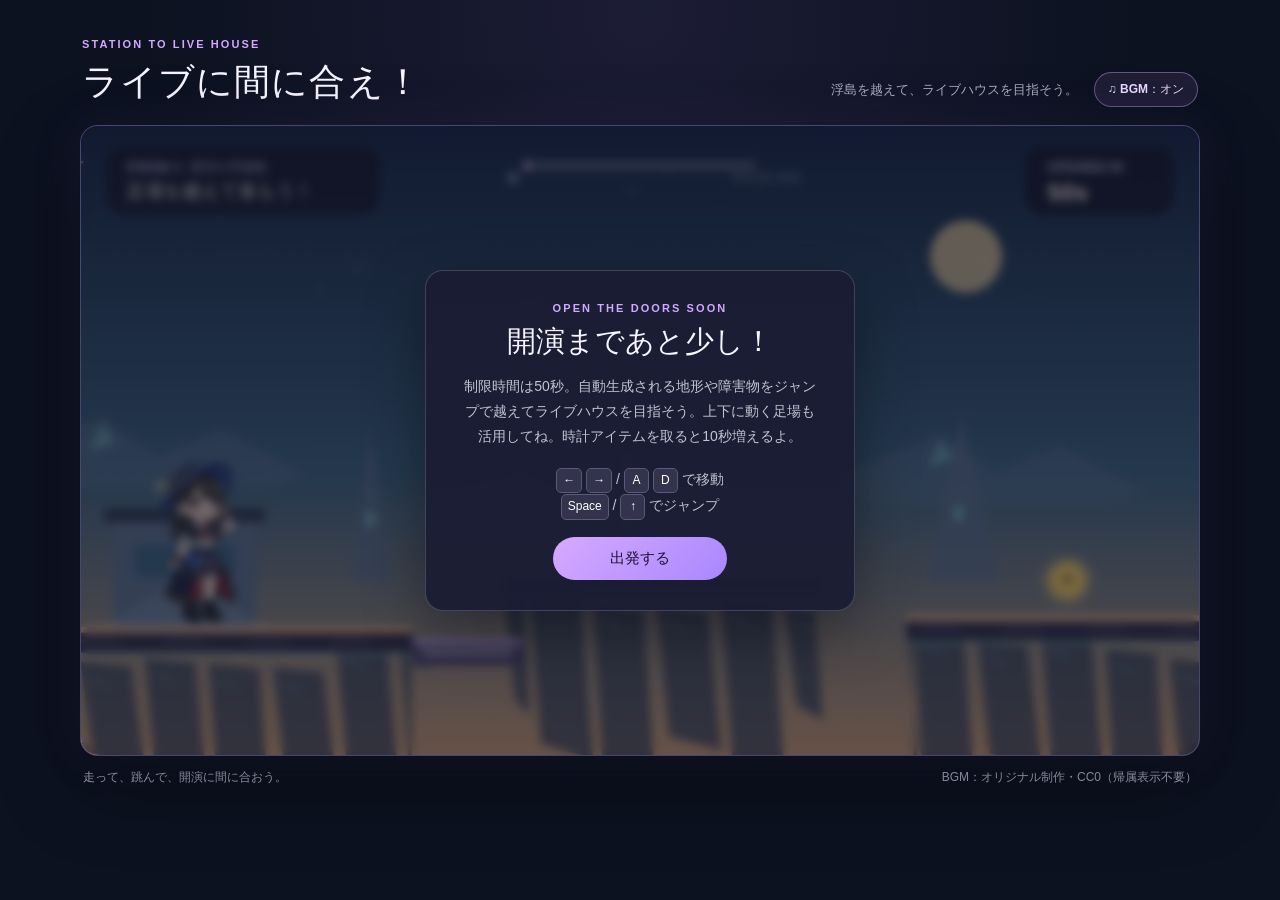
<file: ノベノア_マリオ/index.html>
<!doctype html>
<html lang="ja">
<head>
  <meta charset="utf-8">
  <meta name="viewport" content="width=device-width, initial-scale=1">
  <meta name="theme-color" content="#111827">
  <title>ライブに間に合え！</title>
  <link rel="stylesheet" href="style.css">
</head>
<body>
  <main class="game-shell">
    <header class="page-header">
      <div>
        <p class="eyebrow">STATION TO LIVE HOUSE</p>
        <h1>ライブに間に合え！</h1>
      </div>
      <div class="header-actions">
        <p class="header-note">浮島を越えて、ライブハウスを目指そう。</p>
        <button class="music-toggle" id="music-toggle" type="button" aria-pressed="true" aria-label="BGMのオン・オフを切り替える">♫ BGM：オン</button>
      </div>
    </header>

    <section class="game-frame" aria-label="横スクロールアクションゲーム">
      <canvas id="game" width="960" height="540" aria-label="駅からライブハウスまで走るゲーム"></canvas>
      <audio id="bgm" src="assets/running-to-the-live-house.wav" loop preload="auto"></audio>

      <div class="dialog" id="start-dialog">
        <div class="dialog-card">
          <p class="dialog-kicker">OPEN THE DOORS SOON</p>
          <h2>開演まであと少し！</h2>
          <p>制限時間は50秒。自動生成される地形や障害物をジャンプで越えてライブハウスを目指そう。上下に動く足場も活用してね。時計アイテムを取ると10秒増えるよ。</p>
          <p class="dialog-controls"><kbd>←</kbd> <kbd>→</kbd> / <kbd>A</kbd> <kbd>D</kbd> で移動<br><kbd>Space</kbd> / <kbd>↑</kbd> でジャンプ</p>
          <button class="primary-button" id="start-button" type="button">出発する</button>
        </div>
      </div>

      <div class="dialog is-hidden" id="end-dialog" aria-live="polite">
        <div class="dialog-card">
          <p class="dialog-kicker" id="end-kicker">LIVE HOUSE</p>
          <h2 id="end-title">ライブハウスに到着！</h2>
          <p id="end-message"></p>
          <button class="primary-button" id="restart-button" type="button">もう一度遊ぶ</button>
        </div>
      </div>

      <div class="touch-controls" aria-label="タッチ操作">
        <div class="direction-controls">
          <button class="touch-button" type="button" data-key="ArrowLeft" aria-label="左へ移動">←</button>
          <button class="touch-button" type="button" data-key="ArrowRight" aria-label="右へ移動">→</button>
        </div>
        <button class="touch-button jump-button" type="button" data-key="Space" aria-label="ジャンプ">JUMP</button>
      </div>
    </section>

    <footer class="page-footer">
      <span>走って、跳んで、開演に間に合おう。</span>
      <span>BGM：オリジナル制作・CC0（帰属表示不要）</span>
    </footer>
  </main>
  <script src="game.js"></script>
</body>
</html>
</file>
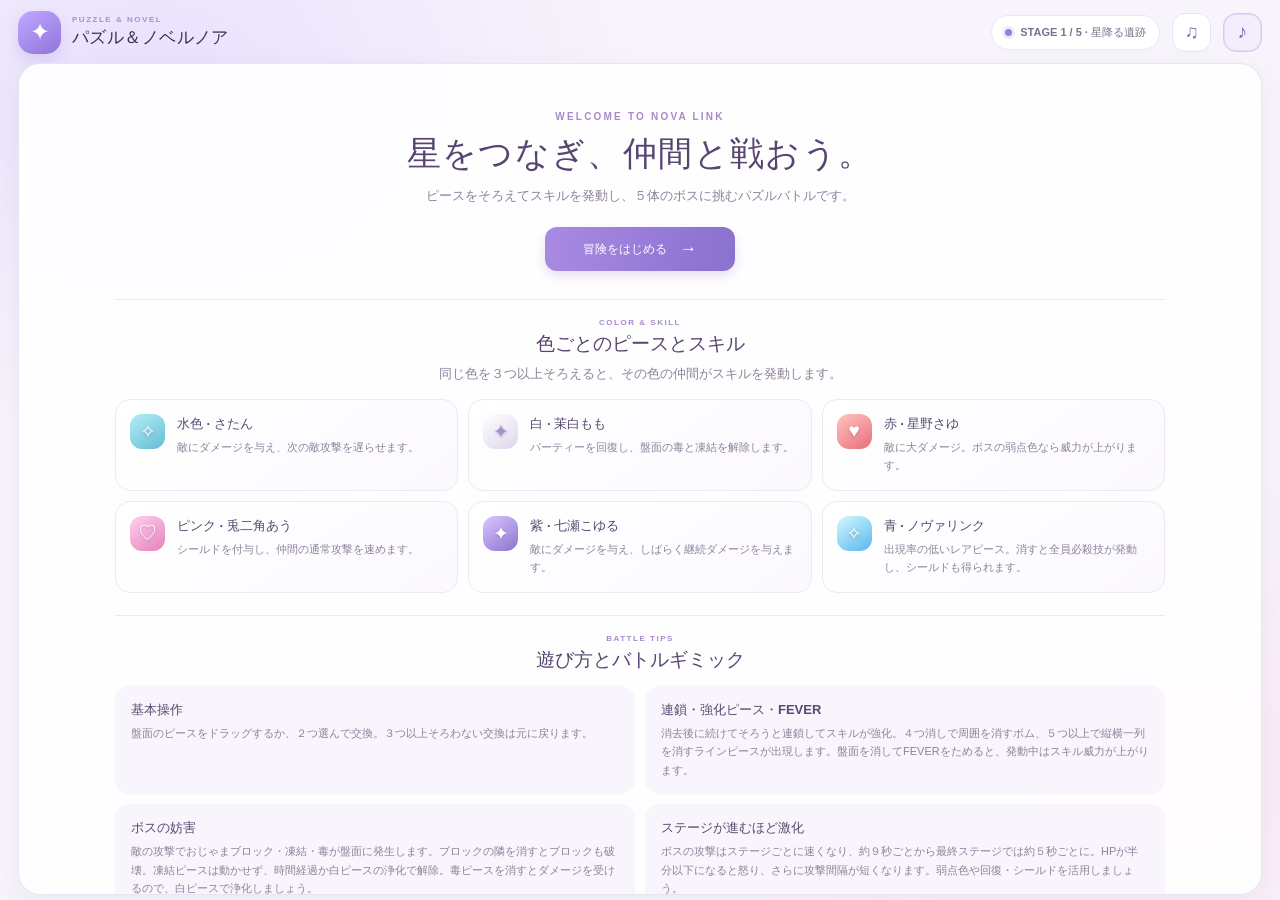
<file: ノベルノア_pazzle/index.html>
<!doctype html>
<html lang="ja">
  <head>
    <meta charset="utf-8">
    <meta name="viewport" content="width=device-width, initial-scale=1">
    <meta name="theme-color" content="#f6efff">
    <meta name="description" content="5人の仲間と連鎖をつないでボスを倒す、パズル＆ノベルノアのブラウザゲーム。">
    <title>パズル＆ノベルノア</title>
    <link rel="stylesheet" href="style.css">
    <script src="game.js" defer></script>
  </head>
  <body>
    <main class="game-shell">
      <header class="topbar">
        <a class="brand" href="#" aria-label="パズル＆ノベルノア">
          <span class="brand-mark" aria-hidden="true">✦</span>
          <span><span class="brand-small">PUZZLE &amp; NOVEL</span><strong>パズル＆ノベルノア</strong></span>
        </a>
        <div class="topbar-right">
          <span class="chapter-pill"><span class="live-dot"></span><span id="stage-display">STAGE 1 / 5 · 星降る遺跡</span></span>
          <button class="audio-button" id="bgm-toggle" type="button" aria-label="BGMを再生" aria-pressed="false" title="BGMを再生">♫</button>
          <button class="audio-button" id="sfx-toggle" type="button" aria-label="効果音をオフ" aria-pressed="true" title="効果音をオフ">♪</button>
          <button class="icon-button" id="restart-button" type="button" aria-label="ゲームを最初からやり直す" title="最初からやり直す" hidden>↻</button>
        </div>
      </header>

      <audio id="background-music" src="bgm/次のページへ駆け出して.mp3" loop preload="none"></audio>

      <section class="intro-screen" id="intro-screen" aria-labelledby="intro-title">
        <div class="intro-hero">
          <span class="intro-kicker">WELCOME TO NOVA LINK</span>
          <h1 id="intro-title">星をつなぎ、仲間と戦おう。</h1>
          <p>ピースをそろえてスキルを発動し、５体のボスに挑むパズルバトルです。</p>
          <button class="play-again-button intro-start-button" id="start-game-button" type="button">冒険をはじめる <span>→</span></button>
        </div>

        <section class="guide-section" aria-labelledby="color-guide-title">
          <div class="guide-heading">
            <span class="section-kicker">COLOR &amp; SKILL</span>
            <h2 id="color-guide-title">色ごとのピースとスキル</h2>
            <p>同じ色を３つ以上そろえると、その色の仲間がスキルを発動します。</p>
          </div>
          <div class="guide-color-grid">
            <article class="guide-card guide-water">
              <span class="guide-icon" aria-hidden="true">✧</span>
              <div><h3>水色 · さたん</h3><p>敵にダメージを与え、次の敵攻撃を遅らせます。</p></div>
            </article>
            <article class="guide-card guide-white">
              <span class="guide-icon" aria-hidden="true">✦</span>
              <div><h3>白 · 茉白もも</h3><p>パーティーを回復し、盤面の毒と凍結を解除します。</p></div>
            </article>
            <article class="guide-card guide-red">
              <span class="guide-icon" aria-hidden="true">♥</span>
              <div><h3>赤 · 星野さゆ</h3><p>敵に大ダメージ。ボスの弱点色なら威力が上がります。</p></div>
            </article>
            <article class="guide-card guide-pink">
              <span class="guide-icon" aria-hidden="true">♡</span>
              <div><h3>ピンク · 兎二角あう</h3><p>シールドを付与し、仲間の通常攻撃を速めます。</p></div>
            </article>
            <article class="guide-card guide-purple">
              <span class="guide-icon" aria-hidden="true">✦</span>
              <div><h3>紫 · 七瀬こゆる</h3><p>敵にダメージを与え、しばらく継続ダメージを与えます。</p></div>
            </article>
            <article class="guide-card guide-blue">
              <span class="guide-icon" aria-hidden="true">✧</span>
              <div><h3>青 · ノヴァリンク</h3><p>出現率の低いレアピース。消すと全員必殺技が発動し、シールドも得られます。</p></div>
            </article>
          </div>
        </section>

        <section class="guide-section" aria-labelledby="gimmick-guide-title">
          <div class="guide-heading">
            <span class="section-kicker">BATTLE TIPS</span>
            <h2 id="gimmick-guide-title">遊び方とバトルギミック</h2>
          </div>
          <div class="guide-tips-grid">
            <article class="guide-tip">
              <h3>基本操作</h3>
              <p>盤面のピースをドラッグするか、２つ選んで交換。３つ以上そろわない交換は元に戻ります。</p>
            </article>
            <article class="guide-tip">
              <h3>連鎖・強化ピース・FEVER</h3>
              <p>消去後に続けてそろうと連鎖してスキルが強化。４つ消しで周囲を消すボム、５つ以上で縦横一列を消すラインピースが出現します。盤面を消してFEVERをためると、発動中はスキル威力が上がります。</p>
            </article>
            <article class="guide-tip">
              <h3>ボスの妨害</h3>
              <p>敵の攻撃でおじゃまブロック・凍結・毒が盤面に発生します。ブロックの隣を消すとブロックも破壊。凍結ピースは動かせず、時間経過か白ピースの浄化で解除。毒ピースを消すとダメージを受けるので、白ピースで浄化しましょう。</p>
            </article>
            <article class="guide-tip">
              <h3>ステージが進むほど激化</h3>
              <p>ボスの攻撃はステージごとに速くなり、約９秒ごとから最終ステージでは約５秒ごとに。HPが半分以下になると怒り、さらに攻撃間隔が短くなります。弱点色や回復・シールドを活用しましょう。</p>
            </article>
          </div>
        </section>
      </section>

      <div class="game-layout" hidden>
        <section class="battle-panel panel" aria-labelledby="battle-heading">
          <div class="panel-heading battle-heading">
            <div class="section-title">
              <span class="section-kicker" id="stage-kicker">STAGE 1 · BATTLE</span>
              <h1 id="battle-heading">月影の守護者</h1>
            </div>
            <div class="timer-box"><span>TIME</span><strong id="timer">02:00</strong></div>
          </div>

          <div class="battlefield">
            <div class="battle-decoration decoration-left" aria-hidden="true">✧</div>
            <div class="battle-decoration decoration-right" aria-hidden="true">✦</div>
            <div class="battle-status">
              <span class="enemy-tag"><span class="enemy-tag-dot"></span> BOSS <span id="enemy-element">紫属性</span></span>
              <span class="affinity-label" id="affinity-label">赤ピースが有効</span>
            </div>

            <div class="boss-wrap" id="boss-wrap" data-stage="0" aria-label="月影の守護者">
              <div class="boss-halo" aria-hidden="true"></div>
              <div class="boss-crystal crystal-back" aria-hidden="true"></div>
              <div class="boss-crystal crystal-left" aria-hidden="true"></div>
              <div class="boss-crystal crystal-right" aria-hidden="true"></div>
              <div class="boss-core"><span id="boss-symbol">☾</span></div>
              <div class="boss-face" aria-hidden="true"><i></i><i></i><b></b></div>
              <div class="boss-sigil" aria-hidden="true">✧</div>
            </div>

            <div class="boss-health">
              <div class="health-label"><span id="boss-name">月影の守護者</span><strong id="boss-hp-text">650 / 650</strong></div>
              <div class="health-track"><span class="health-fill boss-fill" id="boss-health-fill"></span></div>
            </div>

            <div class="party-strip" aria-label="パーティーメンバー">
              <article class="party-member member-satan" data-member="satan">
                <div class="member-art"><img src="pic/さたん.png" alt="さたん"></div>
                <div class="member-info"><strong>さたん</strong></div>
              </article>
              <article class="party-member member-momo" data-member="momo">
                <div class="member-art"><img src="pic/茉白もも.png" alt="茉白もも"></div>
                <div class="member-info"><strong>茉白もも</strong></div>
              </article>
              <article class="party-member member-sayu" data-member="sayu">
                <div class="member-art"><img src="pic/星野さゆ.png" alt="星野さゆ"></div>
                <div class="member-info"><strong>星野さゆ</strong></div>
              </article>
              <article class="party-member member-au" data-member="au">
                <div class="member-art"><img src="pic/兎二角あう.png" alt="兎二角あう"></div>
                <div class="member-info"><strong>兎二角あう</strong></div>
              </article>
              <article class="party-member member-koyuru" data-member="koyuru">
                <div class="member-art"><img src="pic/七瀬こゆる.png" alt="七瀬こゆる"></div>
                <div class="member-info"><strong>七瀬こゆる</strong></div>
              </article>
            </div>

            <div class="battle-message" id="battle-message" aria-live="polite">ピースをそろえて、みんなのスキルを発動！</div>
            <div class="skill-cutin" id="skill-cutin" role="status" aria-live="assertive" hidden>
              <span class="cutin-label">NOVA LINK · ALL PARTY</span>
              <strong>５人の絆が、星を呼ぶ！</strong>
              <span>FULL BURST ✦</span>
            </div>
          </div>

          <div class="party-vitals">
            <div class="vital-label"><span>PARTY HP</span><strong id="party-hp-text">100 / 100</strong></div>
            <div class="health-track party-health-track"><span class="health-fill party-fill" id="party-health-fill"></span></div>
            <div class="shield-label" id="shield-label" hidden>シールド <span id="shield-value">0</span></div>
          </div>
        </section>

        <section class="puzzle-panel panel" aria-labelledby="puzzle-heading">
          <div class="panel-heading puzzle-heading">
            <div class="section-title">
              <span class="section-kicker">LINK THE STARS · 6 × 6</span>
              <h2 id="puzzle-heading">ピースをつなごう</h2>
            </div>
            <div class="combo-display" id="combo-display" aria-live="polite"><span>CHAIN</span><strong id="combo-count">0</strong><span>COMBO</span></div>
          </div>

          <div class="puzzle-toolbar">
            <span class="move-hint"><span class="hint-sparkle">✦</span> 好きなピースを２つ選んで交換し、３つ以上そろえよう</span>
            <div class="fever-counter"><span>FEVER</span><div class="fever-track"><span id="fever-fill"></span></div><strong id="fever-percent">0%</strong></div>
          </div>

          <div class="board-frame">
            <div class="board" id="board" role="grid" aria-label="6行6列のパズル盤面"></div>
            <div class="board-feedback" id="board-feedback" aria-live="polite"></div>
          </div>

          <div class="board-legend">
            <span><i class="legend-piece piece-water"></i>さたん</span>
            <span><i class="legend-piece piece-white"></i>もも</span>
            <span><i class="legend-piece piece-red"></i>さゆ</span>
            <span><i class="legend-piece piece-pink"></i>あう</span>
            <span><i class="legend-piece piece-purple"></i>こゆる</span>
            <span class="legend-blue"><i class="legend-piece piece-blue">✦</i>全員必殺！</span>
          </div>
        </section>
      </div>

      <footer class="footer-note" hidden>
        <span>✦ ４つ以上つなぐと強化ピースに！　青ピースは全員必殺のチャンス！</span>
        <span class="battle-credit">
          <a href="https://commons.wikimedia.org/wiki/File:Starry_Night_on_Turnagain_Arm.jpg" target="_blank" rel="noopener noreferrer">Background photo: Starry Night on Turnagain Arm · Eric Kilby</a>
          <span aria-hidden="true">·</span>
          <a href="https://creativecommons.org/licenses/by-sa/2.0/" target="_blank" rel="noopener noreferrer">CC BY-SA 2.0</a>
        </span>
      </footer>

      <div class="result-overlay" id="result-overlay" hidden>
        <div class="result-card" role="dialog" aria-modal="true" aria-labelledby="result-title">
          <span class="result-star" aria-hidden="true">✦</span>
          <p class="section-kicker" id="result-kicker">QUEST COMPLETE</p>
          <h2 id="result-title">星のきらめき！</h2>
          <p id="result-message">みんなの力で、月影の守護者を倒した！</p>
          <button class="play-again-button" id="play-again-button" type="button">次のステージへ <span>→</span></button>
        </div>
      </div>
    </main>
  </body>
</html>
</file>
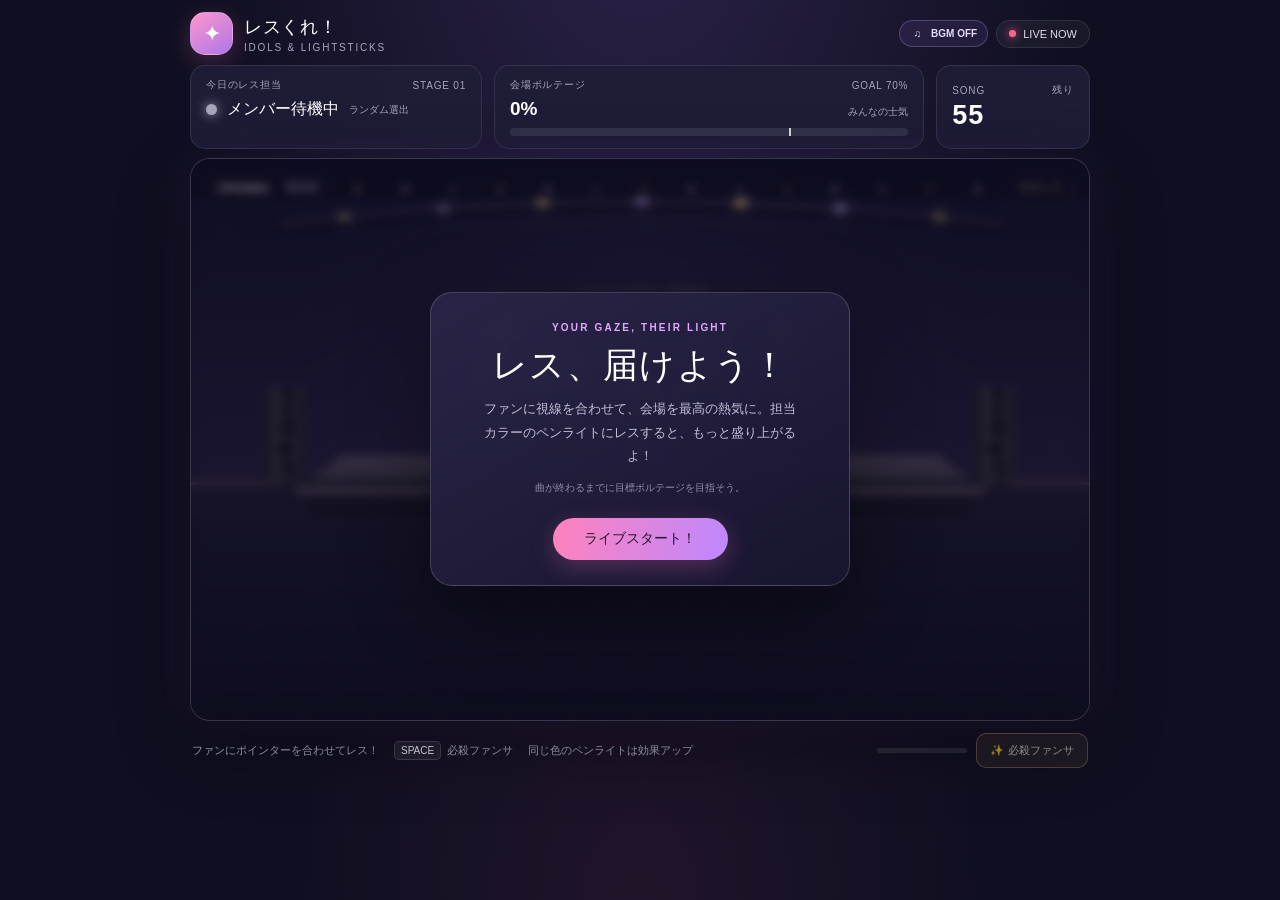
<file: ファンサ/index.html>
<!doctype html>
<html lang="ja">
<head>
  <meta charset="utf-8">
  <meta name="viewport" content="width=device-width, initial-scale=1">
  <meta name="theme-color" content="#111026">
  <title>レスくれ！ - Idols &amp; Lightsticks -</title>
  <style>
    :root {
      color-scheme: dark;
      font-family: "Yu Gothic UI", "Meiryo", sans-serif;
      background: #100f21;
      color: #fff;
      font-synthesis: none;
      font-optical-sizing: auto;
      font-smooth: always;
      --muted: #a7a5bc;
      --panel: rgba(31, 29, 55, .91);
      --line: rgba(255, 255, 255, .1);
      --pink: #ff79bc;
      --gold: #ffe198;
    }

    * { box-sizing: border-box; }

    body {
      min-width: 320px;
      min-height: 100vh;
      margin: 0;
      overflow-x: hidden;
      background:
        radial-gradient(ellipse at 50% -18%, rgba(119, 87, 181, .28), transparent 49%),
        radial-gradient(ellipse at 50% 100%, rgba(231, 82, 151, .08), transparent 38%),
        #100f21;
    }

    button { font: inherit; }

    .app {
      width: min(900px, calc(100% - 32px), calc((100svh - 220px) * 1.6));
      margin: 0 auto;
      padding: 12px 0;
    }

    .topbar {
      display: flex;
      align-items: center;
      justify-content: space-between;
      gap: 20px;
      margin-bottom: 10px;
    }

    .brand { display: flex; align-items: center; gap: 11px; }

    .brand-mark {
      display: grid;
      width: 43px;
      height: 43px;
      place-items: center;
      border: 1px solid rgba(255, 255, 255, .2);
      border-radius: 15px;
      background: linear-gradient(145deg, #ff96ca, #ac76ea);
      box-shadow: 0 6px 24px rgba(255, 121, 188, .23);
      font-size: 22px;
    }

    .brand h1 { margin: 0; font-size: 18px; letter-spacing: .035em; }
    .brand p { margin: 3px 0 0; color: var(--muted); font-size: 10px; letter-spacing: .18em; }

    .live-badge, .chip {
      display: inline-flex;
      align-items: center;
      gap: 7px;
      border: 1px solid var(--line);
      border-radius: 999px;
      background: rgba(255, 255, 255, .045);
      color: #dfddec;
      font-size: 11px;
      padding: 7px 12px;
      white-space: nowrap;
    }

    .live-dot {
      width: 7px;
      height: 7px;
      border-radius: 50%;
      background: #ff6588;
      box-shadow: 0 0 10px #ff6588;
    }

    .topbar-actions { display: flex; align-items: center; gap: 8px; }

    .music-button {
      display: inline-flex;
      align-items: center;
      gap: 6px;
      padding: 7px 10px;
      border: 1px solid rgba(198, 169, 255, .26);
      border-radius: 999px;
      background: rgba(165, 126, 231, .1);
      color: #e5dcff;
      cursor: pointer;
      font-size: 10px;
      font-weight: 700;
      transition: background .2s ease, border-color .2s ease;
    }

    .music-button:hover { border-color: rgba(222, 194, 255, .6); background: rgba(165, 126, 231, .2); }
    .music-button[aria-pressed="true"] { border-color: rgba(255, 181, 222, .5); color: #ffd1ed; }
    .music-button[data-error="true"] { border-color: rgba(255, 111, 130, .72); color: #ffc0c9; }
    .music-icon { display: inline-block; width: 15px; text-align: center; }

    .hud {
      display: grid;
      grid-template-columns: minmax(185px, .95fr) minmax(270px, 1.4fr) minmax(105px, .5fr);
      gap: 12px;
      margin-bottom: 9px;
    }

    .hud-card {
      min-height: 72px;
      padding: 12px 15px;
      border: 1px solid var(--line);
      border-radius: 15px;
      background: var(--panel);
      backdrop-filter: blur(12px);
    }

    .hud-label {
      display: flex;
      align-items: center;
      justify-content: space-between;
      gap: 8px;
      color: var(--muted);
      font-size: 10px;
      letter-spacing: .08em;
    }

    .member-line { display: flex; align-items: center; gap: 10px; margin-top: 7px; }
    .member-dot { width: 11px; height: 11px; border-radius: 50%; box-shadow: 0 0 12px currentColor; }
    .member-name { font-size: 16px; font-weight: 800; }
    .member-caption { color: var(--muted); font-size: 10px; }

    .meter-line { display: flex; align-items: baseline; justify-content: space-between; margin: 6px 0 8px; }
    .meter-value { color: #fff; font-size: 19px; font-weight: 800; font-variant-numeric: tabular-nums; }
    .meter-goal { color: var(--muted); font-size: 10px; }

    .meter-track {
      position: relative;
      height: 8px;
      overflow: hidden;
      border-radius: 99px;
      background: rgba(255, 255, 255, .09);
    }

    .meter-fill {
      width: 0;
      height: 100%;
      border-radius: inherit;
      background: linear-gradient(90deg, #a873ff, #ff83c1 70%, #ffe1a0);
      box-shadow: 0 0 15px rgba(255, 131, 193, .7);
      transition: width .25s ease;
    }

    .meter-goal-mark {
      position: absolute;
      top: -2px;
      bottom: -2px;
      left: 70%;
      width: 2px;
      background: white;
      opacity: .8;
    }

    .timer-card { display: flex; flex-direction: column; justify-content: center; }
    .timer { margin-top: 3px; font-size: 27px; font-weight: 850; font-variant-numeric: tabular-nums; letter-spacing: .03em; }
    .timer.urgent { color: #ff8394; animation: pulse .7s ease-in-out infinite alternate; }

    .stage-shell {
      position: relative;
      aspect-ratio: 8 / 5;
      overflow: hidden;
      border: 1px solid rgba(255, 255, 255, .14);
      border-radius: 20px;
      background: #19172d;
      box-shadow: 0 24px 70px rgba(0, 0, 0, .35), 0 0 45px rgba(163, 109, 222, .1);
    }

    canvas { display: block; width: 100%; height: 100%; cursor: crosshair; touch-action: none; }
    canvas:focus-visible { outline: 2px solid #ffd1ed; outline-offset: -4px; }

    .stage-topline {
      position: absolute;
      z-index: 1;
      top: 13px;
      right: 14px;
      left: 14px;
      display: flex;
      align-items: flex-start;
      justify-content: space-between;
      gap: 8px;
      pointer-events: none;
    }

    .stage-chip { background: rgba(18, 16, 36, .72); backdrop-filter: blur(8px); }
    .stage-chip b { color: #fff; }
    .venue-badge { position: absolute; top: 0; left: 50%; transform: translateX(-50%); }
    .streak { color: #ffe092; }

    .overlay {
      position: absolute;
      z-index: 3;
      inset: 0;
      display: grid;
      place-items: center;
      padding: 18px;
      background: rgba(12, 10, 28, .53);
      backdrop-filter: blur(5px);
      transition: opacity .25s ease, visibility .25s ease;
    }

    .overlay[hidden] { display: none; }

    .dialog {
      width: min(420px, 100%);
      padding: 29px 27px 25px;
      border: 1px solid rgba(255, 255, 255, .17);
      border-radius: 22px;
      background: linear-gradient(150deg, rgba(42, 37, 71, .98), rgba(24, 21, 48, .98));
      box-shadow: 0 25px 80px rgba(0, 0, 0, .45);
      text-align: center;
    }

    .dialog-kicker { color: #e2a8ff; font-size: 10px; font-weight: 700; letter-spacing: .22em; }
    .dialog h2 { margin: 9px 0 8px; font-size: clamp(24px, 5vw, 35px); letter-spacing: .04em; }
    .dialog p { margin: 0 auto; max-width: 315px; color: #c3bfd5; font-size: 13px; line-height: 1.8; }
    .dialog .small-note { margin-top: 12px; color: #928ea7; font-size: 10px; }

    .primary-button {
      min-width: 175px;
      margin-top: 21px;
      padding: 12px 22px;
      border: 0;
      border-radius: 999px;
      background: linear-gradient(100deg, #ff82bd, #be88ff);
      box-shadow: 0 7px 23px rgba(255, 116, 190, .25);
      color: #23152c;
      cursor: pointer;
      font-size: 14px;
      font-weight: 800;
      transition: transform .18s ease, filter .18s ease;
    }

    .primary-button:hover:not(:disabled) { transform: translateY(-2px); filter: brightness(1.08); }
    .primary-button:focus-visible, .fever-button:focus-visible { outline: 2px solid white; outline-offset: 3px; }

    .footer {
      display: flex;
      align-items: center;
      justify-content: space-between;
      gap: 14px;
      padding: 12px 2px 0;
    }

    .hints { display: flex; flex-wrap: wrap; gap: 8px 15px; color: var(--muted); font-size: 11px; }
    .hint { display: inline-flex; align-items: center; gap: 6px; }

    kbd {
      min-width: 21px;
      padding: 3px 6px;
      border: 1px solid rgba(255, 255, 255, .15);
      border-radius: 5px;
      background: rgba(255, 255, 255, .07);
      color: #ebe7f7;
      font: inherit;
      font-size: 10px;
      text-align: center;
    }

    .fever-wrap { display: flex; align-items: center; gap: 9px; }
    .fever-track { width: 90px; height: 5px; overflow: hidden; border-radius: 99px; background: rgba(255, 255, 255, .1); }
    .fever-fill { width: 0; height: 100%; border-radius: inherit; background: linear-gradient(90deg, #ffd373, #ff8e72); transition: width .2s ease; }

    .fever-button {
      min-width: 112px;
      padding: 9px 12px;
      border: 1px solid rgba(255, 219, 136, .35);
      border-radius: 10px;
      background: rgba(255, 191, 100, .1);
      color: #e8dfd3;
      cursor: pointer;
      font-size: 11px;
      font-weight: 700;
      transition: .2s ease;
    }

    .fever-button.ready { border-color: #ffe199; background: linear-gradient(100deg, #ffc56c, #ff92a7); color: #2b1c2b; box-shadow: 0 0 20px rgba(255, 187, 105, .24); }
    .fever-button:disabled { cursor: default; opacity: .6; }

    .sr-only { position: absolute; width: 1px; height: 1px; padding: 0; margin: -1px; overflow: hidden; clip: rect(0, 0, 0, 0); white-space: nowrap; border: 0; }

    @keyframes pulse { to { opacity: .65; } }

    @media (max-width: 650px) {
      .app { width: calc(100% - 22px); padding: 9px 0; }
      .topbar { margin-bottom: 10px; }
      .brand-mark { width: 38px; height: 38px; border-radius: 13px; }
      .brand h1 { font-size: 16px; }
      .live-badge { font-size: 10px; padding: 6px 9px; }
      .hud { grid-template-columns: minmax(115px, .85fr) minmax(145px, 1.1fr) 80px; gap: 7px; margin-bottom: 8px; }
      .hud-card { min-height: 66px; padding: 9px 10px; border-radius: 12px; }
      .hud-label { font-size: 9px; }
      .member-line { gap: 7px; margin-top: 9px; }
      .member-name { font-size: 13px; }
      .member-caption { display: none; }
      .meter-value { font-size: 16px; }
      .timer { font-size: 23px; }
      .stage-shell { border-radius: 15px; }
      .stage-topline { top: 8px; right: 8px; left: 8px; }
      .stage-chip { padding: 6px 9px; font-size: 9px; }
      .footer { align-items: flex-start; padding-top: 9px; }
      .hints { gap: 7px 10px; font-size: 10px; }
      .fever-track { width: 58px; }
      .fever-wrap { gap: 5px; }
      .fever-button { min-width: 91px; padding: 9px 7px; font-size: 10px; }
      .dialog { padding: 24px 19px 21px; }
    }

    @media (max-width: 410px) {
      .hud { grid-template-columns: 1fr 1.05fr 71px; }
      .hud-card { padding-right: 7px; padding-left: 7px; }
      .chip { font-size: 9px; padding: 6px 8px; }
      .hints .optional-hint { display: none; }
      .fever-track { display: none; }
    }

    @media (max-width: 650px) {
      .stage-shell { height: auto; min-height: 0; aspect-ratio: 8 / 5; }
      canvas { aspect-ratio: 8 / 5; }
      .overlay { padding: 8px; }
      .dialog { padding: 12px 12px 11px; border-radius: 16px; }
      .dialog-kicker { font-size: 8px; }
      .dialog h2 { margin: 4px 0; font-size: clamp(18px, 5vw, 25px); }
      .dialog p { font-size: 10px; line-height: 1.55; }
      .dialog .small-note { margin-top: 5px; font-size: 9px; }
      .primary-button { min-width: 145px; margin-top: 8px; padding: 8px 16px; font-size: 12px; }
    }

    @media (max-width: 410px) {
      .venue-badge { top: 37px; }
    }

    @media (max-height: 650px) and (min-width: 411px) {
      .app { padding: 6px 0; }
      .topbar { margin-bottom: 6px; }
      .hud { margin-bottom: 6px; }
      .hud-card { min-height: 58px; padding-top: 7px; padding-bottom: 7px; }
      .footer { padding-top: 6px; }
      .dialog { padding: 14px 19px 13px; }
      .dialog h2 { margin: 5px 0; }
      .dialog p { font-size: 12px; line-height: 1.55; }
      .dialog .small-note { margin-top: 5px; }
      .primary-button { margin-top: 10px; padding: 9px 18px; }
    }

    @media (prefers-reduced-motion: reduce) {
      *, *::before, *::after { scroll-behavior: auto !important; animation-duration: .01ms !important; transition-duration: .01ms !important; }
    }
  </style>
</head>
<body>
  <main class="app">
    <header class="topbar">
      <div class="brand">
        <div class="brand-mark" aria-hidden="true">✦</div>
        <div>
          <h1>レスくれ！</h1>
          <p>IDOLS &amp; LIGHTSTICKS</p>
        </div>
      </div>
      <div class="topbar-actions">
        <button class="music-button" id="musicToggle" type="button" aria-pressed="false" aria-label="BGMを再生">
          <span class="music-icon" aria-hidden="true">♫</span><span id="musicStatus">BGM OFF</span>
        </button>
        <div class="live-badge"><span class="live-dot" aria-hidden="true"></span>LIVE NOW</div>
      </div>
    </header>

    <section class="hud" aria-label="ライブ情報">
      <div class="hud-card">
        <div class="hud-label"><span>今日のレス担当</span><span id="levelLabel">STAGE 01</span></div>
        <div class="member-line">
          <span class="member-dot" id="memberDot"></span>
          <span class="member-name" id="memberName">メンバー待機中</span>
          <span class="member-caption" id="memberCaption">ランダム選出</span>
        </div>
      </div>
      <div class="hud-card">
        <div class="hud-label"><span>会場ボルテージ</span><span class="meter-goal" id="goalLabel">GOAL 70%</span></div>
        <div class="meter-line"><span class="meter-value" id="voltageValue">0%</span><span class="meter-goal">みんなの士気</span></div>
        <div class="meter-track" id="voltageTrack" role="progressbar" aria-label="会場ボルテージ" aria-valuemin="0" aria-valuemax="100" aria-valuenow="0">
          <div class="meter-fill" id="voltageFill"></div><span class="meter-goal-mark" id="goalMark"></span>
        </div>
      </div>
      <div class="hud-card timer-card">
        <div class="hud-label"><span>SONG</span><span>残り</span></div>
        <div class="timer" id="timer" aria-label="残り時間">55</div>
      </div>
    </section>

    <section class="stage-shell" aria-label="ライブステージ">
      <div class="stage-topline" aria-hidden="true">
        <span class="chip stage-chip"><b id="stageName">OPENING</b>&nbsp; <span id="stageCue">開演前</span></span>
        <span class="chip stage-chip venue-badge" id="venueBadge" hidden></span>
        <span class="chip stage-chip streak" id="streakLabel">✦ 0 レス</span>
      </div>
      <canvas id="stage" width="960" height="600" tabindex="0" aria-label="ステージ。ファンの上にポインターを合わせてファンサを送ろう"></canvas>
      <div class="overlay" id="overlay">
        <section class="dialog" role="dialog" aria-modal="true" aria-labelledby="dialogTitle" aria-describedby="dialogDescription">
          <div class="dialog-kicker" id="dialogKicker">YOUR GAZE, THEIR LIGHT</div>
          <h2 id="dialogTitle">レス、届けよう！</h2>
          <p id="dialogDescription">ファンに視線を合わせて、会場を最高の熱気に。担当カラーのペンライトにレスすると、もっと盛り上がるよ！</p>
          <p class="small-note" id="dialogNote">曲が終わるまでに目標ボルテージを目指そう。</p>
          <button class="primary-button" id="startButton" type="button">ライブスタート！</button>
        </section>
      </div>
    </section>

    <footer class="footer">
      <div class="hints">
        <span class="hint">ファンにポインターを合わせてレス！</span>
        <span class="hint optional-hint"><kbd>SPACE</kbd> 必殺ファンサ</span>
        <span class="hint optional-hint">同じ色のペンライトは効果アップ</span>
      </div>
      <div class="fever-wrap">
        <div class="fever-track" aria-hidden="true"><div class="fever-fill" id="feverFill"></div></div>
        <button class="fever-button" id="feverButton" type="button" disabled>✨ 必殺ファンサ</button>
      </div>
    </footer>
    <div class="sr-only" id="liveAnnouncer" aria-live="polite"></div>
    <audio id="bgm" src="music/Yami_wo_Tsuranuite.mp3" preload="auto" loop></audio>
  </main>

  <script>
    (() => {
      const members = [
        { id: "au", name: "兎二角あう", color: "#ff71b8", colorName: "ピンク" },
        { id: "koyuru", name: "七瀬こゆる", color: "#b28aff", colorName: "紫" },
        { id: "satan", name: "さたん", color: "#72d9f5", colorName: "水色" },
        { id: "momo", name: "茉白もも", color: "#f7f5ff", colorName: "白" },
        { id: "sayu", name: "星野さゆ", color: "#ff667a", colorName: "赤" }
      ];
      const venues = [
        {
          name: "THEATER",
          wall: "#20182f",
          floor: "#30213e",
          trim: "#e5acd1",
          lighting: "#f0acda",
          architecture: "theater",
          pillars: []
        },
        {
          name: "WAREHOUSE",
          wall: "#182431",
          floor: "#243444",
          trim: "#87c9dd",
          lighting: "#9bcdf5",
          architecture: "warehouse",
          pillars: []
        },
        {
          name: "UNDERGROUND",
          wall: "#271a33",
          floor: "#33253b",
          trim: "#c297f3",
          lighting: "#d0a6ff",
          architecture: "underground",
          pillars: []
        },
        {
          name: "ROOFTOP",
          wall: "#17233b",
          floor: "#25304a",
          trim: "#8baef1",
          lighting: "#a7bcff",
          architecture: "rooftop",
          pillars: []
        },
        {
          name: "LIVE HOUSE",
          wall: "#2b192b",
          floor: "#38223a",
          trim: "#ee91a8",
          lighting: "#ff9fbe",
          architecture: "livehouse",
          pillars: []
        }
      ];
      const formations = [
        {
          end: 5,
          positions: [[480, 328], [420, 304], [540, 304], [360, 276], [600, 276]]
        },
        {
          end: 11,
          positions: [[480, 328], [405, 276], [555, 276], [330, 326], [630, 326]]
        },
        {
          end: 17,
          positions: [[480, 292], [330, 328], [630, 328], [405, 276], [555, 276]]
        },
        {
          end: 22,
          positions: [[480, 314], [420, 276], [540, 276], [360, 314], [600, 314]]
        },
        {
          end: 27,
          positions: [[480, 346], [400, 276], [560, 276], [280, 318], [680, 318]]
        },
        {
          end: 34,
          positions: [[480, 326], [405, 272], [555, 272], [325, 326], [635, 326]]
        },
        {
          end: 41,
          positions: [[480, 270], [310, 312], [650, 312], [225, 344], [735, 344]]
        },
        {
          end: 48,
          positions: [[480, 326], [480, 250], [560, 346], [390, 298], [590, 298]]
        },
        {
          end: 55,
          positions: [[480, 342], [410, 286], [550, 286], [330, 326], [630, 326]]
        }
      ];
      const stage = document.querySelector("#stage");
      const ctx = stage.getContext("2d");
      const bgm = document.querySelector("#bgm");
      const musicToggle = document.querySelector("#musicToggle");
      const musicStatus = document.querySelector("#musicStatus");
      const overlay = document.querySelector("#overlay");
      const startButton = document.querySelector("#startButton");
      const feverButton = document.querySelector("#feverButton");
      const memberName = document.querySelector("#memberName");
      const memberDot = document.querySelector("#memberDot");
      const levelLabel = document.querySelector("#levelLabel");
      const goalLabel = document.querySelector("#goalLabel");
      const goalMark = document.querySelector("#goalMark");
      const voltageValue = document.querySelector("#voltageValue");
      const voltageFill = document.querySelector("#voltageFill");
      const voltageTrack = document.querySelector("#voltageTrack");
      const timerLabel = document.querySelector("#timer");
      const stageName = document.querySelector("#stageName");
      const stageCue = document.querySelector("#stageCue");
      const venueBadge = document.querySelector("#venueBadge");
      const streakLabel = document.querySelector("#streakLabel");
      const feverFill = document.querySelector("#feverFill");
      const liveAnnouncer = document.querySelector("#liveAnnouncer");
      let musicError = false;

      const fans = [];
      const particles = [];
      const pointer = { x: -100, y: -100, active: false, down: false };
      const state = {
        mode: "ready",
        level: 1,
        member: null,
        remaining: 55,
        elapsed: 0,
        voltage: 0,
        goal: 70,
        fever: 0,
        feverSeconds: 0,
        streak: 0,
        lastFocus: null,
        transition: 0,
        venue: null,
        idolPositions: formations[0].positions
      };

      const imageById = Object.fromEntries(members.map(member => {
        const image = new Image();
        image.src = `pic/${member.id}.png`;
        image.addEventListener("error", () => {
          liveAnnouncer.textContent = `${member.name}の画像を読み込めませんでした。picフォルダーの画像を確認してください。`;
          console.error(`Failed to load idol image: pic/${member.id}.png`);
        });
        return [member.id, image];
      }));

      const clamp = (value, min, max) => Math.max(min, Math.min(max, value));
      const random = (min, max) => min + Math.random() * (max - min);
      const isChorus = elapsed => elapsed >= 27 && elapsed < 41;

      function getIdolPositions(elapsed, now) {
        let currentIndex = formations.findIndex(formation => elapsed < formation.end);
        if (currentIndex < 0) currentIndex = formations.length - 1;
        const current = formations[currentIndex];
        const transitionDuration = 1.6;
        const next = formations[currentIndex + 1];
        const transitionStart = current.end - transitionDuration;
        const transitionProgress = next ? clamp((elapsed - transitionStart) / transitionDuration, 0, 1) : 0;
        const easedProgress = transitionProgress * transitionProgress * (3 - 2 * transitionProgress);

        return current.positions.map((position, index) => {
          const currentPosition = spreadFormationPosition(position);
          const nextPosition = next ? spreadFormationPosition(next.positions[index]) : currentPosition;
          const positionX = currentPosition[0] + (nextPosition[0] - currentPosition[0]) * easedProgress;
          const positionY = currentPosition[1] + (nextPosition[1] - currentPosition[1]) * easedProgress;
          const motion = Math.max(0, elapsed) + index * .65;
          return [
            positionX + Math.sin(now * .0018 + motion) * 3.5,
            positionY + Math.sin(now * .0024 + motion) * 1.6
          ];
        });
      }

      const hexToRgba = (hex, alpha) => {
        const value = hex.slice(1);
        const parts = value.length === 3
          ? value.split("").map(channel => parseInt(channel + channel, 16))
          : [parseInt(value.slice(0, 2), 16), parseInt(value.slice(2, 4), 16), parseInt(value.slice(4, 6), 16)];
        return `rgba(${parts[0]}, ${parts[1]}, ${parts[2]}, ${alpha})`;
      };

      function resizeCanvas() {
        const rect = stage.getBoundingClientRect();
        const ratio = window.devicePixelRatio || 1;
        stage.width = Math.round(rect.width * ratio);
        stage.height = Math.round(rect.height * ratio);
        ctx.setTransform(stage.width / 960, 0, 0, stage.height / 600, 0, 0);
      }

      function updateMusicControl() {
        const isPlaying = !bgm.paused && !bgm.ended;
        musicStatus.textContent = musicError ? "BGM ERROR" : isPlaying ? "BGM ON" : "BGM OFF";
        musicToggle.dataset.error = String(musicError);
        musicToggle.setAttribute("aria-pressed", String(isPlaying));
        musicToggle.setAttribute("aria-label", musicError ? "BGMエラー。クリックして再試行" : isPlaying ? "BGMを停止" : "BGMを再生");
      }

      function playBgm(restart = false) {
        musicError = false;
        if (restart) bgm.currentTime = 0;
        bgm.volume = .38;
        const playback = bgm.play();
        if (!playback) {
          musicError = true;
          updateMusicControl();
          liveAnnouncer.textContent = "このブラウザーではBGMを再生できません。";
          console.error("The browser did not return a playback promise for the stage BGM.");
          return;
        }
        playback.then(updateMusicControl).catch(error => {
          musicError = true;
          updateMusicControl();
          liveAnnouncer.textContent = "BGMを再生できませんでした。BGMボタンからもう一度お試しください。";
          console.error("Failed to play the stage BGM.", error);
        });
      }

      function stopBgm() {
        bgm.pause();
        updateMusicControl();
      }

      function fanPositions(count) {
        const positions = [];
        const rows = Math.ceil(count / 8);
        const rowSpacing = rows > 1 ? Math.min(49, 155 / (rows - 1)) : 0;
        const firstRowY = rows > 1 ? 410 : 460;
        for (let row = 0; row < rows; row++) {
          const inRow = Math.ceil((count - positions.length) / (rows - row));
          const left = 76 + row * 10;
          const right = 884 - row * 10;
          for (let i = 0; i < inRow; i++) {
            const x = inRow === 1 ? 480 : left + (right - left) * (i / (inRow - 1));
            const stagger = (row % 2) * Math.min(9, rowSpacing * .2) + (i % 2) * 2;
            positions.push({ x, y: firstRowY + row * rowSpacing + stagger, row });
          }
        }
        return positions;
      }

      function createCrowd() {
        fans.length = 0;
        const count = Math.min(42, 16 + (state.level - 1) * 5);
        for (const [index, position] of fanPositions(count).entries()) {
          const favorite = Math.random() < .76 ? state.member : members[Math.floor(Math.random() * members.length)];
          const skinTones = ["#ffe0ce", "#f7d1bf", "#edc2aa", "#f9decf"];
          const hairTones = ["#282337", "#45303d", "#332c43", "#594147", "#242a3b"];
          const outfitTones = ["#554471", "#354667", "#704354", "#3c5961", "#584d70"];
          fans.push({
            ...position,
            size: position.row === 0 ? 1 : position.row === 1 ? .89 : .78,
            favorite: favorite.id,
            morale: random(48, 77),
            initialMorale: 0,
            lit: Math.random() > .31,
            cooldown: random(0, .4),
            wave: random(0, Math.PI * 2),
            cheers: index % 4 === 0,
            skin: skinTones[index % skinTones.length],
            hair: hairTones[(index * 3 + position.row) % hairTones.length],
            outfit: outfitTones[(index + position.row * 2) % outfitTones.length]
          });
        }
        for (const fan of fans) fan.initialMorale = fan.morale;
        state.venue.pillars = createRandomPillars();
      }

      function createRandomPillars() {
        const memberIndex = members.indexOf(state.member);
        const formationSamples = [];
        formations.forEach((formation, index) => {
          const current = formation.positions.map(position => spreadFormationPosition(position));
          formationSamples.push(current);
          const next = formations[index + 1];
          if (next) {
            const nextPositions = next.positions.map(position => spreadFormationPosition(position));
            for (const progress of [.25, .5, .75]) {
              formationSamples.push(current.map((position, performerIndex) => [
                position[0] + (nextPositions[performerIndex][0] - position[0]) * progress,
                position[1] + (nextPositions[performerIndex][1] - position[1]) * progress
              ]));
            }
          }
        });

        const blocksEveryRoute = pillars => fans.some(fan =>
          formationSamples.every(positions =>
            isRayBlocked(fan, positions[memberIndex], pillars)
          )
        );

        for (const pillarCount of [3, 2, 1]) {
          for (let attempt = 0; attempt < 110; attempt++) {
            const pillars = [];
            for (let index = 0; index < pillarCount; index++) {
              const pillar = {
                x: Math.round(random(118, 820)),
                top: Math.round(random(273, 329)),
                width: Math.round(random(22, 38)),
                bottom: Math.round(random(393, 414))
              };
              if (pillars.some(existing => Math.abs(existing.x - pillar.x) < 82)) {
                pillars.length = 0;
                break;
              }
              pillars.push(pillar);
            }

            if (pillars.length !== pillarCount) continue;
            if (!blocksEveryRoute(pillars)) return pillars;
          }
        }

        for (let attempt = 0; attempt < 1000; attempt++) {
          const pillar = {
            x: Math.round(random(118, 820)),
            top: Math.round(random(273, 329)),
            width: Math.round(random(22, 38)),
            bottom: Math.round(random(393, 414))
          };
          if (!blocksEveryRoute([pillar])) return [pillar];
        }

        console.warn("Could not place a reachable stage pillar layout; continuing without pillars.");
        return [];
      }

      function spreadFormationPosition([x, y]) {
        return [
          clamp(480 + (x - 480) * 1.28, 94, 866),
          clamp(310 + (y - 310) * 1.1, 237, 354)
        ];
      }

      function currentGoal() {
        return Math.min(70 + (state.level - 1) * 2, 88);
      }

      function updateHeader() {
        const average = fans.length
          ? fans.reduce((total, fan) => total + fan.morale, 0) / fans.length
          : 0;
        state.voltage = average;
        const value = Math.round(average);
        voltageValue.textContent = `${value}%`;
        voltageFill.style.width = `${value}%`;
        voltageTrack.setAttribute("aria-valuenow", String(value));
        levelLabel.textContent = `STAGE ${String(state.level).padStart(2, "0")}`;
        goalLabel.textContent = `GOAL ${state.goal}%`;
        goalMark.style.left = `${state.goal}%`;
        timerLabel.textContent = String(Math.ceil(state.remaining)).padStart(2, "0");
        timerLabel.classList.toggle("urgent", state.mode === "playing" && state.remaining <= 10);
        streakLabel.textContent = `✦ ${state.streak} レス`;
        feverFill.style.width = `${state.fever}%`;
        if (state.mode === "playing") {
          const chorus = isChorus(state.elapsed);
          stageName.textContent = chorus ? "CHORUS" : "VERSE";
          stageCue.textContent = chorus ? "サビ・レス効果UP!" : "Aメロ・Bメロ";
        } else if (state.mode === "ready") {
          stageName.textContent = "OPENING";
          stageCue.textContent = "開演前";
        }
        venueBadge.hidden = !state.venue || state.mode === "ready";
        if (state.venue) venueBadge.textContent = `♫ ${state.venue.name} · 柱 ${state.venue.pillars.length}本`;
        feverButton.disabled = state.mode !== "playing" || state.fever < 100;
        feverButton.classList.toggle("ready", state.mode === "playing" && state.fever >= 100);
        feverButton.setAttribute("aria-label", state.fever >= 100 ? "必殺ファンサを発動" : `必殺ファンサ ${Math.floor(state.fever)}パーセント`);
        memberDot.style.color = state.member ? state.member.color : "#a7a5bc";
        memberDot.style.background = state.member ? state.member.color : "#a7a5bc";
        memberName.textContent = state.member ? state.member.name : "メンバー待機中";
      }

      function beginLive(nextLevel = false) {
        if (nextLevel) state.level++;
        state.member = members[Math.floor(Math.random() * members.length)];
        state.goal = currentGoal();
        state.remaining = 55;
        state.elapsed = 0;
        state.fever = 0;
        state.feverSeconds = 0;
        state.streak = 0;
        state.lastFocus = null;
        state.transition = 0;
        state.mode = "playing";
        const availableVenues = venues.filter(venue => venue !== state.venue);
        state.venue = availableVenues[Math.floor(Math.random() * availableVenues.length)];
        state.idolPositions = getIdolPositions(0, performance.now());
        pointer.active = false;
        createCrowd();
        memberName.textContent = state.member.name;
        memberDot.style.color = state.member.color;
        memberDot.style.background = state.member.color;
        overlay.hidden = true;
        startButton.textContent = "ライブスタート！";
        liveAnnouncer.textContent = `ステージ${state.level}。担当は${state.member.name}、${state.member.colorName}。会場は${state.venue.name}。ライブスタート！`;
        playBgm(true);
        updateHeader();
        stage.focus({ preventScroll: true });
      }

      function finishLive(cleared) {
        if (state.mode !== "playing") return;
        state.mode = cleared ? "cleared" : "failed";
        pointer.down = false;
        state.transition = 0;
        stopBgm();
        const title = document.querySelector("#dialogTitle");
        const description = document.querySelector("#dialogDescription");
        const note = document.querySelector("#dialogNote");
        document.querySelector("#dialogKicker").textContent = cleared ? "ENCORE, PLEASE!" : "THE SONG HAS ENDED";
        title.textContent = cleared ? "大成功！最高のライブ！" : "あと一歩…！";
        description.textContent = cleared
          ? `会場ボルテージ${Math.round(state.voltage)}%達成！ファンのみんなに、たくさんのレスを届けたね。`
          : `会場ボルテージは${Math.round(state.voltage)}%。目標の${state.goal}%まで、もう少しだった！`;
        note.textContent = cleared
          ? "次のステージは観客が増えて、さらに熱いライブに！"
          : "同じ色のペンライトを探して、もう一度挑戦しよう。";
        startButton.textContent = cleared ? "次のステージへ！" : "もう一度チャレンジ";
        overlay.hidden = false;
        updateHeader();
        liveAnnouncer.textContent = cleared ? "ステージクリア！" : "ライブ終了。もう一度挑戦しよう。";
        startButton.focus();
      }

      function focusFan() {
        if (!pointer.active) return null;
        let closest = null;
        let nearest = Infinity;
        for (const fan of fans) {
          const dx = (pointer.x - fan.x) / fan.size;
          const dy = (pointer.y - fan.y) / fan.size;
          const distance = Math.hypot(dx, dy);
          if (distance < 32 && distance < nearest && !rayBlocked(fan)) {
            nearest = distance;
            closest = fan;
          }
        }
        return closest;
      }

      function rayBlocked(fan) {
        const memberIndex = members.findIndex(member => member === state.member);
        const [startX, memberY] = state.idolPositions[memberIndex] || [480, 328];
        const startY = memberY - 96;
        return isRayBlocked(fan, [startX, memberY], state.venue?.pillars || []);
      }

      function isRayBlocked(fan, performer, pillars) {
        const [startX, memberY] = performer;
        const startY = memberY - 96;
        const endX = fan.x;
        const endY = fan.y - 11 * fan.size;
        const dx = endX - startX;
        const dy = endY - startY;

        return pillars.some(pillar => {
          let entry = 0;
          let exit = 1;
          const bounds = [
            [-dx, startX - pillar.x],
            [dx, pillar.x + pillar.width - startX],
            [-dy, startY - pillar.top],
            [dy, pillar.bottom - startY]
          ];

          for (const [direction, distance] of bounds) {
            if (direction === 0) {
              if (distance < 0) return false;
              continue;
            }
            const intersection = distance / direction;
            if (direction < 0) {
              if (intersection > exit) return false;
              entry = Math.max(entry, intersection);
            } else {
              if (intersection < entry) return false;
              exit = Math.min(exit, intersection);
            }
          }
          return entry < .92 && exit > .08 && entry <= exit;
        });
      }

      function blockedFanAtPointer() {
        if (!pointer.active) return null;
        let closest = null;
        let nearest = Infinity;
        for (const fan of fans) {
          const distance = Math.hypot((pointer.x - fan.x) / fan.size, (pointer.y - fan.y) / fan.size);
          if (distance < 32 && distance < nearest && rayBlocked(fan)) {
            closest = fan;
            nearest = distance;
          }
        }
        return closest;
      }

      function burst(x, y, color, count = 8) {
        for (let index = 0; index < count; index++) {
          const angle = random(0, Math.PI * 2);
          const speed = random(28, 110);
          particles.push({
            x, y, color,
            vx: Math.cos(angle) * speed,
            vy: Math.sin(angle) * speed - random(15, 55),
            life: random(.4, .85),
            maxLife: .85,
            size: random(2, 5)
          });
        }
      }

      function activateFever() {
        if (state.mode !== "playing" || state.fever < 100) return;
        state.fever = 0;
        state.feverSeconds = 4;
        state.streak += 5;
        for (const fan of fans) {
          fan.morale = Math.min(100, fan.morale + 31);
          fan.lit = true;
          burst(fan.x, fan.y - 20, state.member.color, 2);
        }
        liveAnnouncer.textContent = "必殺ファンサ発動！みんなの士気が回復！";
        updateHeader();
      }

      function update(dt) {
        for (const fan of fans) {
          fan.wave += dt * (fan.cheers ? 3.5 : 1.7);
          fan.cooldown = Math.max(0, fan.cooldown - dt);
        }

        if (state.mode === "playing") {
          state.elapsed += dt;
          state.idolPositions = getIdolPositions(state.elapsed, performance.now());
          const focused = focusFan();
          state.remaining = Math.max(0, state.remaining - dt);
          state.feverSeconds = Math.max(0, state.feverSeconds - dt);
          const chorus = isChorus(state.elapsed);

          for (const fan of fans) {
            if (state.feverSeconds > 0) {
              fan.morale = Math.min(100, fan.morale + 2.4 * dt);
            } else if (fan === focused) {
              const isMatch = fan.favorite === state.member.id;
              const multiplier = (isMatch ? 1.85 : .95) * (chorus ? 1.45 : 1);
              fan.morale = Math.min(100, fan.morale + 26 * multiplier * dt);
              state.fever = Math.min(100, state.fever + (isMatch ? 9 : 5) * dt);
              if (!fan.lit && fan.morale >= 57) {
                fan.lit = true;
                liveAnnouncer.textContent = "一見さんがファンになった！ペンライトが点灯！";
                burst(fan.x, fan.y - 14, state.member.color, 12);
              }
              if (fan.cooldown === 0) {
                fan.cooldown = .23;
                burst(fan.x, fan.y - 13, isMatch ? state.member.color : "#fff0cb", 4);
              }
            } else {
              const decay = fan.lit ? 1.15 : .7;
              fan.morale = Math.max(0, fan.morale - decay * dt);
              if (fan.morale < 10) fan.lit = false;
            }
          }

          if (focused && focused !== state.lastFocus) {
            state.streak++;
            burst(focused.x, focused.y - 14, state.member.color, 8);
            liveAnnouncer.textContent = focused.favorite === state.member.id
              ? "推しを見つけた！担当カラーにレス！"
              : "ファンにレスを届けた！";
            state.lastFocus = focused;
          } else if (!focused) {
            state.lastFocus = null;
          }

          if (state.remaining <= 0) finishLive(state.voltage >= state.goal);
          else if (state.voltage <= 0 && state.elapsed > 4) finishLive(false);
          else if (Math.floor(state.elapsed * 2) !== Math.floor((state.elapsed - dt) * 2)) updateHeader();
        }

        for (let index = particles.length - 1; index >= 0; index--) {
          const particle = particles[index];
          particle.life -= dt;
          particle.x += particle.vx * dt;
          particle.y += particle.vy * dt;
          particle.vy += 120 * dt;
          if (particle.life <= 0) particles.splice(index, 1);
        }
      }

      function drawBackground(now) {
        const venue = state.venue;
        const sky = ctx.createLinearGradient(0, 0, 0, 600);
        sky.addColorStop(0, "#13142d");
        sky.addColorStop(.52, venue?.wall || "#292145");
        sky.addColorStop(1, venue?.floor || "#493254");
        ctx.fillStyle = sky;
        ctx.fillRect(0, 0, 960, 600);

        const glow = ctx.createRadialGradient(480, 272, 12, 480, 272, 425);
        glow.addColorStop(0, hexToRgba(state.member?.color || "#bc81ff", .2));
        glow.addColorStop(1, "rgba(36, 24, 57, 0)");
        ctx.fillStyle = glow;
        ctx.fillRect(0, 0, 960, 480);

        if (venue?.architecture === "theater") {
          ctx.strokeStyle = hexToRgba(venue.trim, .42);
          ctx.lineWidth = 5;
          for (let index = 0; index < 3; index++) {
            ctx.beginPath();
            ctx.moveTo(70 + index * 64, 263);
            ctx.quadraticCurveTo(95 + index * 64, 82, 120 + index * 64, 263);
            ctx.moveTo(840 - index * 64, 263);
            ctx.quadraticCurveTo(865 - index * 64, 82, 890 - index * 64, 263);
            ctx.stroke();
          }
          ctx.fillStyle = hexToRgba(venue.trim, .17);
          ctx.fillRect(0, 258, 960, 7);
        } else if (venue?.architecture === "warehouse") {
          ctx.strokeStyle = hexToRgba(venue.trim, .33);
          ctx.lineWidth = 8;
          for (let x = -100; x < 1100; x += 200) {
            ctx.beginPath();
            ctx.moveTo(x, 58);
            ctx.lineTo(x + 170, 179);
            ctx.lineTo(x + 340, 58);
            ctx.stroke();
          }
          ctx.strokeStyle = hexToRgba(venue.trim, .24);
          ctx.lineWidth = 4;
          ctx.strokeRect(40, 77, 880, 188);
          ctx.beginPath();
          ctx.moveTo(40, 169);
          ctx.lineTo(920, 169);
          ctx.stroke();
        } else if (venue?.architecture === "underground") {
          ctx.strokeStyle = hexToRgba(venue.trim, .4);
          ctx.lineWidth = 9;
          for (let y = 81; y < 230; y += 61) {
            ctx.beginPath();
            ctx.moveTo(0, y);
            ctx.lineTo(960, y + 24);
            ctx.stroke();
          }
          ctx.strokeStyle = hexToRgba(venue.lighting, .75);
          ctx.lineWidth = 3;
          ctx.beginPath();
          ctx.moveTo(0, 190);
          ctx.lineTo(960, 214);
          ctx.stroke();
        } else if (venue?.architecture === "rooftop") {
          ctx.fillStyle = "rgba(10, 14, 33, .77)";
          for (let index = 0; index < 15; index++) {
            const x = index * 68 - 16;
            const height = 37 + (index * 37 % 66);
            ctx.fillRect(x, 275 - height, 47, height);
            ctx.fillStyle = hexToRgba(venue.lighting, .65);
            for (let y = 275 - height + 12; y < 270; y += 17) {
              ctx.fillRect(x + 9, y, 3, 5);
              ctx.fillRect(x + 28, y, 3, 5);
            }
            ctx.fillStyle = "rgba(10, 14, 33, .77)";
          }
          ctx.strokeStyle = hexToRgba(venue.trim, .8);
          ctx.lineWidth = 4;
          ctx.beginPath();
          ctx.moveTo(0, 277);
          ctx.lineTo(960, 277);
          ctx.stroke();
        } else if (venue?.architecture === "livehouse") {
          ctx.fillStyle = "rgba(12, 10, 23, .6)";
          ctx.fillRect(0, 42, 960, 26);
          ctx.strokeStyle = hexToRgba(venue.trim, .38);
          ctx.lineWidth = 2;
          ctx.beginPath();
          ctx.moveTo(0, 81);
          ctx.quadraticCurveTo(480, 119, 960, 81);
          ctx.stroke();
          for (let index = 0; index < 13; index++) {
            const x = 35 + index * 74;
            const y = 82 + Math.sin(index / 12 * Math.PI) * 28;
            ctx.fillStyle = index % 2 ? "#ffc974" : venue.lighting;
            ctx.beginPath();
            ctx.arc(x, y, 5, 0, Math.PI * 2);
            ctx.fill();
          }
        }

        for (let index = 0; index < 3; index++) {
          const center = 480 + Math.sin(now * .0004 + index * 2.3) * 65;
          const beam = ctx.createRadialGradient(center, 135, 4, center, 322, 310);
          beam.addColorStop(0, hexToRgba(venue?.lighting || "#fff5ff", .06 + .025 * Math.sin(now * .001 + index)));
          beam.addColorStop(1, "rgba(207, 159, 255, 0)");
          ctx.fillStyle = beam;
          ctx.beginPath();
          ctx.moveTo(center - 18, 135);
          ctx.lineTo(center - 205, 462);
          ctx.lineTo(center + 205, 462);
          ctx.lineTo(center + 18, 135);
          ctx.closePath();
          ctx.fill();
        }

        ctx.save();
        ctx.lineCap = "round";
        ctx.lineJoin = "round";
        ctx.strokeStyle = "rgba(12, 10, 25, .92)";
        ctx.lineWidth = 12;
        ctx.beginPath();
        ctx.moveTo(94, 73);
        ctx.quadraticCurveTo(480, 26, 866, 73);
        ctx.stroke();
        ctx.strokeStyle = hexToRgba(venue?.trim || "#c7a6ff", .62);
        ctx.lineWidth = 2;
        ctx.beginPath();
        ctx.moveTo(94, 70);
        ctx.quadraticCurveTo(480, 23, 866, 70);
        ctx.stroke();
        ctx.strokeStyle = "rgba(202, 189, 226, .22)";
        ctx.lineWidth = 1;
        for (let index = 0; index <= 12; index++) {
          const x = 112 + index * 63;
          const y = 69 - Math.sin(index / 12 * Math.PI) * 5;
          ctx.beginPath();
          ctx.moveTo(x, y - 5);
          ctx.lineTo(x, y + 6);
          ctx.stroke();
        }
        for (let index = 0; index < 7; index++) {
          const x = 164 + index * 106;
          const y = 61 - Math.sin(index / 6 * Math.PI) * 18;
          const glow = .65 + .25 * Math.sin(now * .002 + index);
          ctx.fillStyle = hexToRgba(index % 2 ? venue?.lighting || "#d4b8ff" : "#ffd98e", glow);
          ctx.shadowColor = ctx.fillStyle;
          ctx.shadowBlur = 12;
          ctx.beginPath();
          ctx.moveTo(x - 5, y - 4);
          ctx.lineTo(x + 5, y - 4);
          ctx.lineTo(x + 7, y + 3);
          ctx.lineTo(x, y + 7);
          ctx.lineTo(x - 7, y + 3);
          ctx.closePath();
          ctx.fill();
        }
        ctx.restore();

        ctx.fillStyle = "rgba(16, 15, 33, .85)";
        ctx.fillRect(0, 0, 960, 42);
        for (let index = 0; index < 19; index++) {
          const x = 25 + index * 51;
          ctx.fillStyle = index % 3 === 0 ? "#ffe4a8" : "#c3a5ff";
          ctx.globalAlpha = .45 + .22 * Math.sin(now * .003 + index * 2);
          ctx.beginPath();
          ctx.arc(x, 32, 3.6, 0, Math.PI * 2);
          ctx.fill();
        }
        ctx.globalAlpha = 1;

        for (let index = 0; index < 33; index++) {
          const x = (index * 293 + 37) % 950;
          const y = 73 + ((index * 127) % 257);
          const twinkle = .2 + .34 * ((Math.sin(now * .002 + index * 5) + 1) / 2);
          ctx.fillStyle = `rgba(255, 231, 255, ${twinkle})`;
          ctx.beginPath();
          ctx.arc(x, y, index % 4 === 0 ? 1.8 : 1, 0, Math.PI * 2);
          ctx.fill();
        }

        const floor = ctx.createLinearGradient(0, 346, 0, 600);
        floor.addColorStop(0, venue?.floor || "#282039");
        floor.addColorStop(.26, "#1c1930");
        floor.addColorStop(1, "#111022");
        ctx.fillStyle = floor;
        ctx.fillRect(0, 346, 960, 254);
        ctx.fillStyle = hexToRgba(venue?.trim || "#ffe1b0", .48);
        ctx.fillRect(0, 346, 960, 2);

        ctx.strokeStyle = "rgba(235, 204, 255, .075)";
        ctx.lineWidth = 1;
        for (let index = -8; index <= 8; index++) {
          ctx.beginPath();
          ctx.moveTo(480 + index * 19, 347);
          ctx.lineTo(480 + index * 72, 600);
          ctx.stroke();
        }
        for (let y = 379; y <= 600; y += 37) {
          ctx.beginPath();
          ctx.moveTo(0, y);
          ctx.lineTo(960, y);
          ctx.stroke();
        }

        const deckTop = ctx.createLinearGradient(0, 316, 0, 355);
        deckTop.addColorStop(0, "#6a536b");
        deckTop.addColorStop(.16, venue?.floor || "#40344f");
        deckTop.addColorStop(.62, "#292337");
        deckTop.addColorStop(1, "#171625");
        ctx.fillStyle = deckTop;
        ctx.beginPath();
        ctx.moveTo(160, 317);
        ctx.lineTo(800, 317);
        ctx.lineTo(852, 352);
        ctx.lineTo(108, 352);
        ctx.closePath();
        ctx.fill();
        ctx.fillStyle = "rgba(255,255,255,.16)";
        ctx.beginPath();
        ctx.moveTo(164, 318);
        ctx.lineTo(797, 318);
        ctx.lineTo(837, 344);
        ctx.lineTo(124, 344);
        ctx.closePath();
        ctx.fill();
        ctx.strokeStyle = "rgba(255,255,255,.12)";
        ctx.lineWidth = 1;
        for (let index = 0; index < 9; index++) {
          const x = 190 + index * 72;
          ctx.beginPath();
          ctx.moveTo(x, 320);
          ctx.lineTo(480 + (x - 480) * 1.16, 351);
          ctx.stroke();
        }

        const deckFace = ctx.createLinearGradient(0, 350, 0, 380);
        deckFace.addColorStop(0, hexToRgba(venue?.trim || "#d9b4ff", .95));
        deckFace.addColorStop(.12, "#362c49");
        deckFace.addColorStop(.7, "#171525");
        deckFace.addColorStop(1, "#0b0b17");
        ctx.fillStyle = deckFace;
        ctx.beginPath();
        ctx.moveTo(108, 352);
        ctx.lineTo(852, 352);
        ctx.lineTo(828, 379);
        ctx.lineTo(132, 379);
        ctx.closePath();
        ctx.fill();
        ctx.strokeStyle = hexToRgba(venue?.lighting || "#fff2bc", .72);
        ctx.lineWidth = 2;
        ctx.beginPath();
        ctx.moveTo(114, 354);
        ctx.lineTo(846, 354);
        ctx.stroke();
        ctx.strokeStyle = "rgba(255,255,255,.12)";
        ctx.lineWidth = 1;
        ctx.beginPath();
        ctx.moveTo(131, 373);
        ctx.lineTo(829, 373);
        ctx.stroke();

        for (const speakerX of [78, 838]) {
          const speaker = ctx.createLinearGradient(speakerX, 0, speakerX + 46, 0);
          speaker.addColorStop(0, "#10111d");
          speaker.addColorStop(.25, "#45404e");
          speaker.addColorStop(.5, "#171722");
          speaker.addColorStop(.82, "#36303f");
          speaker.addColorStop(1, "#11111c");
          ctx.fillStyle = speaker;
          ctx.beginPath();
          ctx.roundRect(speakerX, 244, 44, 104, 5);
          ctx.fill();
          ctx.strokeStyle = "rgba(255,255,255,.22)";
          ctx.lineWidth = 1;
          ctx.stroke();
          for (const [speakerY, radius] of [[267, 9], [310, 13]]) {
            const cone = ctx.createRadialGradient(speakerX + 22, speakerY, 2, speakerX + 22, speakerY, radius);
            cone.addColorStop(0, "#090a12");
            cone.addColorStop(.68, "#242331");
            cone.addColorStop(.82, "#55505b");
            cone.addColorStop(1, "#171722");
            ctx.fillStyle = cone;
            ctx.beginPath();
            ctx.arc(speakerX + 22, speakerY, radius, 0, Math.PI * 2);
            ctx.fill();
            ctx.strokeStyle = "rgba(255,255,255,.19)";
            ctx.stroke();
            ctx.fillStyle = "rgba(255,255,255,.28)";
            ctx.beginPath();
            ctx.arc(speakerX + 19, speakerY - 3, 2, 0, Math.PI * 2);
            ctx.fill();
          }
          ctx.fillStyle = hexToRgba(venue?.lighting || "#e6ceff", .74);
          ctx.fillRect(speakerX + 20, 337, 4, 3);
        }

        ctx.fillStyle = "rgba(255, 255, 255, .72)";
        ctx.font = "700 9px sans-serif";
        ctx.textAlign = "center";
        ctx.fillText("✦  RES  ✦  LOVE  ✦  RES  ✦  LOVE  ✦  RES  ✦  LOVE  ✦  RES  ✦", 480, 374);
      }

      function drawIdols(positions) {
        const height = 126;
        members.forEach((member, index) => {
          const image = imageById[member.id];
          if (!image?.complete || !image.naturalWidth) return;

          const [centerX, baseY] = positions[index];
          const width = height * image.naturalWidth / image.naturalHeight;
          const x = centerX - width / 2;
          const y = baseY - height;
          const aura = ctx.createRadialGradient(centerX, baseY - 43, 7, centerX, baseY - 43, 75);
          aura.addColorStop(0, hexToRgba(member.color, .2));
          aura.addColorStop(1, hexToRgba(member.color, 0));
          ctx.fillStyle = aura;
          ctx.beginPath();
          ctx.ellipse(centerX, baseY - 43, 71, 79, 0, 0, Math.PI * 2);
          ctx.fill();

          ctx.fillStyle = "rgba(9, 9, 22, .45)";
          ctx.beginPath();
          ctx.ellipse(centerX, baseY + 1, 21, 5, 0, 0, Math.PI * 2);
          ctx.fill();

          ctx.save();
          ctx.shadowColor = hexToRgba(member.color, .36);
          ctx.shadowBlur = 11;
          ctx.drawImage(image, x, y, width, height);
          ctx.restore();

          ctx.fillStyle = "rgba(18, 15, 32, .78)";
          ctx.beginPath();
          ctx.roundRect(centerX - 45, baseY + 2, 90, 16, 8);
          ctx.fill();
          ctx.fillStyle = member.color;
          ctx.font = "700 8px sans-serif";
          ctx.textAlign = "center";
          ctx.fillText(member.name, centerX, baseY + 13, 84);
        });
      }

      function drawFan(fan, index, focused, now) {
        const color = members.find(member => member.id === fan.favorite)?.color || "#ddd7e8";
        const scale = fan.size;
        const x = fan.x;
        const bob = Math.sin(fan.wave + now * .001) * 1.25;
        const y = fan.y + bob;
        const morale = fan.morale / 100;
        const isFocused = focused === fan;
        const lightColor = fan.lit ? color : "#777487";
        const radius = 32 * scale;
        const raisedHandX = x + 17 * scale + (fan.cheers ? Math.sin(fan.wave) * 4 * scale : 0);
        const raisedHandY = y - 34 * scale;

        if (isFocused) {
          ctx.fillStyle = hexToRgba(state.member.color, .14);
          ctx.beginPath();
          ctx.arc(x, y - 5, radius + 15 + Math.sin(now * .012) * 2, 0, Math.PI * 2);
          ctx.fill();
          ctx.strokeStyle = hexToRgba(state.member.color, .9);
          ctx.lineWidth = 1.5;
          ctx.beginPath();
          ctx.arc(x, y - 5, radius + 9, 0, Math.PI * 2);
          ctx.stroke();
        }

        const floorShadow = ctx.createRadialGradient(x, y + 22 * scale, 2, x, y + 22 * scale, 25 * scale);
        floorShadow.addColorStop(0, "rgba(6, 6, 18, .62)");
        floorShadow.addColorStop(1, "rgba(6, 6, 18, 0)");
        ctx.fillStyle = floorShadow;
        ctx.beginPath();
        ctx.ellipse(x, y + 22 * scale, 26 * scale, 8 * scale, 0, 0, Math.PI * 2);
        ctx.fill();

        const stickGradient = ctx.createLinearGradient(raisedHandX - 3 * scale, 0, raisedHandX + 3 * scale, 0);
        stickGradient.addColorStop(0, fan.lit ? hexToRgba(lightColor, .18) : "#484655");
        stickGradient.addColorStop(.38, fan.lit ? hexToRgba(lightColor, .85) : "#a8a0b0");
        stickGradient.addColorStop(.7, fan.lit ? hexToRgba(lightColor, .55) : "#625e70");
        stickGradient.addColorStop(1, fan.lit ? hexToRgba(lightColor, .08) : "#3c3949");

        ctx.save();
        ctx.shadowColor = fan.lit ? hexToRgba(lightColor, .9) : "transparent";
        ctx.shadowBlur = fan.lit ? 15 * scale : 0;
        ctx.fillStyle = stickGradient;
        ctx.beginPath();
        ctx.roundRect(raisedHandX - 2.5 * scale, y - 39 * scale, 5 * scale, 28 * scale, 2.5 * scale);
        ctx.fill();
        const capGradient = ctx.createRadialGradient(raisedHandX - scale, y - 37 * scale, 1, raisedHandX, y - 34 * scale, 7 * scale);
        capGradient.addColorStop(0, fan.lit ? "#fffdf2" : "#bdb8c6");
        capGradient.addColorStop(.38, fan.lit ? lightColor : "#777386");
        capGradient.addColorStop(1, fan.lit ? hexToRgba(lightColor, .15) : "#504c5e");
        ctx.fillStyle = capGradient;
        ctx.beginPath();
        ctx.ellipse(raisedHandX, y - 35 * scale, 5.2 * scale, 7 * scale, 0, 0, Math.PI * 2);
        ctx.fill();
        ctx.fillStyle = fan.lit ? "rgba(255,255,255,.82)" : "rgba(255,255,255,.32)";
        ctx.beginPath();
        ctx.ellipse(raisedHandX - 1.7 * scale, y - 35 * scale, 1.2 * scale, 3 * scale, -.24, 0, Math.PI * 2);
        ctx.fill();
        ctx.restore();

        ctx.save();
        ctx.lineCap = "round";
        ctx.lineJoin = "round";
        ctx.strokeStyle = fan.skin;
        ctx.lineWidth = 5 * scale;
        ctx.beginPath();
        ctx.moveTo(x + 7 * scale, y + 3 * scale);
        ctx.quadraticCurveTo(x + 15 * scale, y - 1 * scale, raisedHandX - 1 * scale, raisedHandY + 6 * scale);
        ctx.stroke();
        ctx.strokeStyle = hexToRgba("#fff7ef", .44);
        ctx.lineWidth = 1.2 * scale;
        ctx.beginPath();
        ctx.moveTo(x + 9 * scale, y + 2 * scale);
        ctx.quadraticCurveTo(x + 15 * scale, y - 3 * scale, raisedHandX - 2 * scale, raisedHandY + 8 * scale);
        ctx.stroke();
        ctx.restore();

        ctx.fillStyle = "rgba(5, 6, 16, .55)";
        ctx.beginPath();
        ctx.ellipse(x, y + 15 * scale, 13 * scale, 6 * scale, 0, 0, Math.PI * 2);
        ctx.fill();

        const bodyGradient = ctx.createLinearGradient(x - 12 * scale, y, x + 12 * scale, y + 20 * scale);
        bodyGradient.addColorStop(0, hexToRgba(fan.outfit, 1.08));
        bodyGradient.addColorStop(.35, fan.outfit);
        bodyGradient.addColorStop(.76, "#282537");
        bodyGradient.addColorStop(1, "#171724");
        ctx.fillStyle = bodyGradient;
        ctx.beginPath();
        ctx.moveTo(x - 4 * scale, y);
        ctx.lineTo(x + 4 * scale, y);
        ctx.quadraticCurveTo(x + 11 * scale, y, x + 13 * scale, y + 7 * scale);
        ctx.lineTo(x + 11 * scale, y + 19 * scale);
        ctx.quadraticCurveTo(x, y + 23 * scale, x - 11 * scale, y + 19 * scale);
        ctx.lineTo(x - 13 * scale, y + 7 * scale);
        ctx.quadraticCurveTo(x - 11 * scale, y, x - 4 * scale, y);
        ctx.closePath();
        ctx.fill();
        ctx.strokeStyle = "rgba(255,255,255,.27)";
        ctx.lineWidth = 1 * scale;
        ctx.stroke();

        ctx.strokeStyle = hexToRgba(color, .82);
        ctx.lineWidth = 1.7 * scale;
        ctx.beginPath();
        ctx.moveTo(x - 5 * scale, y + 3 * scale);
        ctx.lineTo(x, y + 10 * scale);
        ctx.lineTo(x + 5 * scale, y + 3 * scale);
        ctx.stroke();
        ctx.fillStyle = "rgba(255,255,255,.62)";
        ctx.fillRect(x - 8 * scale, y + 14 * scale, 3 * scale, 1.1 * scale);
        ctx.fillRect(x + 5 * scale, y + 14 * scale, 3 * scale, 1.1 * scale);

        ctx.save();
        ctx.lineCap = "round";
        ctx.strokeStyle = fan.skin;
        ctx.lineWidth = 4 * scale;
        ctx.beginPath();
        ctx.moveTo(x - 8 * scale, y + 5 * scale);
        ctx.quadraticCurveTo(x - 14 * scale, y + 7 * scale, x - 15 * scale, y + 12 * scale);
        ctx.stroke();
        ctx.strokeStyle = hexToRgba("#fff7ef", .4);
        ctx.lineWidth = 1 * scale;
        ctx.beginPath();
        ctx.moveTo(x - 9 * scale, y + 4 * scale);
        ctx.lineTo(x - 13 * scale, y + 8 * scale);
        ctx.stroke();
        ctx.restore();

        const headX = x;
        const headY = y - 12 * scale;
        const headRadius = 9.3 * scale;
        const backHair = ctx.createLinearGradient(headX - 12 * scale, headY - 5 * scale, headX + 9 * scale, headY + 14 * scale);
        backHair.addColorStop(0, "#777184");
        backHair.addColorStop(.16, fan.hair);
        backHair.addColorStop(.78, "#171621");
        backHair.addColorStop(1, "#0e101b");
        ctx.fillStyle = backHair;
        ctx.beginPath();
        ctx.ellipse(headX, headY - 1 * scale, 11.6 * scale, 12.4 * scale, 0, Math.PI, Math.PI * 2);
        ctx.lineTo(headX + 11 * scale, headY + 8 * scale);
        ctx.quadraticCurveTo(headX + 7 * scale, headY + 5 * scale, headX + 6 * scale, headY + 1 * scale);
        ctx.quadraticCurveTo(headX, headY + 5 * scale, headX - 7 * scale, headY + 1 * scale);
        ctx.lineTo(headX - 10 * scale, headY + 8 * scale);
        ctx.closePath();
        ctx.fill();

        const skinGradient = ctx.createRadialGradient(headX - 3 * scale, headY - 5 * scale, 1 * scale, headX, headY, 12 * scale);
        skinGradient.addColorStop(0, "#fff0e4");
        skinGradient.addColorStop(.55, fan.skin);
        skinGradient.addColorStop(1, "#cd9886");
        ctx.fillStyle = skinGradient;
        ctx.beginPath();
        ctx.ellipse(headX, headY, headRadius, 10.1 * scale, 0, 0, Math.PI * 2);
        ctx.fill();
        ctx.strokeStyle = "rgba(59, 38, 51, .5)";
        ctx.lineWidth = .8 * scale;
        ctx.stroke();

        ctx.fillStyle = fan.hair;
        ctx.beginPath();
        ctx.moveTo(headX - 10 * scale, headY - 2 * scale);
        ctx.quadraticCurveTo(headX - 11 * scale, headY - 12 * scale, headX - 3 * scale, headY - 13 * scale);
        ctx.quadraticCurveTo(headX + 8 * scale, headY - 16 * scale, headX + 11 * scale, headY - 5 * scale);
        ctx.quadraticCurveTo(headX + 7 * scale, headY - 9 * scale, headX + 4 * scale, headY - 7 * scale);
        ctx.lineTo(headX + 1 * scale, headY - 3 * scale);
        ctx.lineTo(headX - 1 * scale, headY - 7 * scale);
        ctx.lineTo(headX - 5 * scale, headY - 2 * scale);
        ctx.lineTo(headX - 7 * scale, headY - 5 * scale);
        ctx.closePath();
        ctx.fill();

        ctx.fillStyle = "rgba(255,243,235,.35)";
        ctx.beginPath();
        ctx.ellipse(headX - 3 * scale, headY - 7 * scale, 3 * scale, 1.5 * scale, -.4, 0, Math.PI * 2);
        ctx.fill();

        for (const eyeOffset of [-3.6, 3.6]) {
          ctx.fillStyle = "rgba(83, 47, 60, .85)";
          ctx.beginPath();
          ctx.ellipse(headX + eyeOffset * scale, headY + .2 * scale, 1.5 * scale, 2.1 * scale, 0, 0, Math.PI * 2);
          ctx.fill();
          ctx.fillStyle = "#fff8ef";
          ctx.beginPath();
          ctx.arc(headX + (eyeOffset - .4) * scale, headY - .6 * scale, .65 * scale, 0, Math.PI * 2);
          ctx.fill();
        }

        ctx.fillStyle = hexToRgba("#ed8298", .46);
        ctx.beginPath();
        ctx.ellipse(headX - 5.5 * scale, headY + 3.3 * scale, 2.2 * scale, 1 * scale, 0, 0, Math.PI * 2);
        ctx.ellipse(headX + 5.5 * scale, headY + 3.3 * scale, 2.2 * scale, 1 * scale, 0, 0, Math.PI * 2);
        ctx.fill();
        ctx.strokeStyle = "rgba(119, 60, 73, .78)";
        ctx.lineWidth = .9 * scale;
        ctx.beginPath();
        ctx.moveTo(headX - 1.6 * scale, headY + 4 * scale);
        ctx.quadraticCurveTo(headX, headY + 5.6 * scale, headX + 1.6 * scale, headY + 4 * scale);
        ctx.stroke();

        ctx.fillStyle = "rgba(255, 255, 255, .76)";
        ctx.beginPath();
        ctx.arc(headX + 5 * scale, headY - 7 * scale, .9 * scale, 0, Math.PI * 2);
        ctx.fill();

        if (fan.cheers) {
          ctx.strokeStyle = hexToRgba(color, fan.lit ? .83 : .32);
          ctx.lineWidth = 1 * scale;
          ctx.beginPath();
          ctx.arc(raisedHandX, y - 35 * scale, 7.6 * scale, -2.35, -1.12);
          ctx.stroke();
        }

        if (isFocused) {
          ctx.font = "700 8px sans-serif";
          ctx.textAlign = "center";
          ctx.fillStyle = "#fff2c9";
          if (!fan.lit) ctx.fillText("NEW FAN!", x, y - 48 * scale);
        }
      }

      function drawPillars() {
        if (!state.venue) return;
        for (const pillar of state.venue.pillars) {
          const gradient = ctx.createLinearGradient(pillar.x, 0, pillar.x + pillar.width, 0);
          gradient.addColorStop(0, "rgba(12, 12, 27, .96)");
          gradient.addColorStop(.24, hexToRgba(state.venue.trim, .72));
          gradient.addColorStop(.48, "rgba(29, 24, 42, .97)");
          gradient.addColorStop(.82, hexToRgba(state.venue.trim, .42));
          gradient.addColorStop(1, "rgba(12, 12, 27, .98)");
          ctx.fillStyle = gradient;
          ctx.fillRect(pillar.x, pillar.top, pillar.width, pillar.bottom - pillar.top);
          ctx.fillStyle = hexToRgba(state.venue.trim, .84);
          ctx.fillRect(pillar.x - 4, pillar.top, pillar.width + 8, 5);
          ctx.fillStyle = "rgba(8, 8, 21, .92)";
          ctx.fillRect(pillar.x - 6, pillar.bottom - 4, pillar.width + 12, 8);
          ctx.fillStyle = hexToRgba(state.venue.lighting, .48);
          ctx.fillRect(pillar.x + 5, pillar.top + 13, 2, pillar.bottom - pillar.top - 26);
        }
      }

      function drawAim(focused, now) {
        if (!pointer.active || state.mode !== "playing") return;
        const memberIndex = members.findIndex(member => member === state.member);
        const [eyeX, memberY] = state.idolPositions[memberIndex] || [480, 328];
        const eyeY = memberY - 96;
        const targetX = focused ? focused.x : pointer.x;
        const targetY = focused ? focused.y - 10 : pointer.y;

        ctx.save();
        ctx.setLineDash([4, 6]);
        ctx.strokeStyle = hexToRgba(state.member.color, focused ? .55 : .25);
        ctx.lineWidth = focused ? 2 : 1;
        ctx.beginPath();
        ctx.moveTo(eyeX, eyeY);
        ctx.lineTo(targetX, targetY);
        ctx.stroke();
        ctx.setLineDash([]);

        const pulse = 9 + Math.sin(now * .012) * 2;
        ctx.strokeStyle = state.member.color;
        ctx.lineWidth = 1.5;
        ctx.beginPath();
        ctx.arc(targetX, targetY, focused ? pulse : 8, 0, Math.PI * 2);
        ctx.stroke();
        ctx.beginPath();
        ctx.moveTo(targetX - 13, targetY);
        ctx.lineTo(targetX + 13, targetY);
        ctx.moveTo(targetX, targetY - 13);
        ctx.lineTo(targetX, targetY + 13);
        ctx.stroke();
        ctx.restore();
      }

      function drawParticles() {
        for (const particle of particles) {
          ctx.globalAlpha = clamp(particle.life / particle.maxLife, 0, 1);
          ctx.fillStyle = particle.color;
          ctx.beginPath();
          ctx.arc(particle.x, particle.y, particle.size, 0, Math.PI * 2);
          ctx.fill();
        }
        ctx.globalAlpha = 1;
      }

      function drawCenterCue(now) {
        if (state.mode !== "playing") return;
        const chorus = isChorus(state.elapsed);
        ctx.save();
        ctx.textAlign = "center";
        ctx.font = "800 12px sans-serif";
        ctx.fillStyle = chorus ? "#ffe8a6" : "rgba(255,255,255,.82)";
        ctx.shadowColor = chorus ? "#ffb9cf" : "transparent";
        ctx.shadowBlur = chorus ? 14 : 0;
        const blocked = blockedFanAtPointer();
        ctx.fillText(blocked
          ? "柱が視線をさえぎってる！ほかのファンにレスしよう"
          : chorus ? "✦ サビ！レスの効果アップ ✦" : "あなたの視線を待ってるよ ✧", 480, 86);
        if (state.feverSeconds > 0) {
          ctx.font = "900 29px sans-serif";
          ctx.fillStyle = `rgba(255, 226, 155, ${.7 + .25 * Math.sin(now * .012)})`;
          ctx.fillText("FEVER ✨", 480, 123);
        }
        ctx.restore();
      }

      function render(now) {
        ctx.clearRect(0, 0, 960, 600);
        drawBackground(now);
        const positions = getIdolPositions(state.elapsed, now);
        state.idolPositions = positions;
        const focused = focusFan();
        const orderedFans = [...fans].sort((a, b) => a.row - b.row || a.x - b.x);
        orderedFans.forEach((fan, index) => drawFan(fan, index, focused, now));
        drawPillars();
        drawIdols(positions);
        drawAim(focused, now);
        drawParticles();
        drawCenterCue(now);

        if (state.mode === "playing" && state.voltage >= state.goal) {
          ctx.save();
          ctx.fillStyle = "rgba(255, 228, 166, .9)";
          ctx.font = "900 19px sans-serif";
          ctx.textAlign = "center";
          ctx.fillText("目標達成！このままキープ！", 480, 106);
          ctx.restore();
        }
      }

      let previousTime = performance.now();
      function frame(now) {
        const dt = Math.min((now - previousTime) / 1000, .05);
        previousTime = now;
        update(dt);
        render(now);
        requestAnimationFrame(frame);
      }

      function setPointer(event) {
        const rect = stage.getBoundingClientRect();
        pointer.x = (event.clientX - rect.left) * 960 / rect.width;
        pointer.y = (event.clientY - rect.top) * 600 / rect.height;
      }

      stage.addEventListener("pointermove", event => {
        setPointer(event);
        pointer.active = true;
      });
      stage.addEventListener("pointerdown", event => {
        setPointer(event);
        pointer.active = true;
        pointer.down = true;
        stage.setPointerCapture(event.pointerId);
      });
      stage.addEventListener("pointerup", () => { pointer.down = false; });
      stage.addEventListener("pointercancel", () => { pointer.down = false; });
      stage.addEventListener("pointerleave", () => {
        if (!pointer.down) pointer.active = false;
      });
      stage.addEventListener("pointerenter", event => {
        setPointer(event);
        pointer.active = true;
      });
      musicToggle.addEventListener("click", () => {
        if (!bgm.paused && !bgm.ended) {
          bgm.pause();
          updateMusicControl();
        } else {
          playBgm();
        }
      });
      bgm.addEventListener("play", updateMusicControl);
      bgm.addEventListener("pause", updateMusicControl);
      bgm.addEventListener("ended", updateMusicControl);
      bgm.addEventListener("error", () => {
        musicError = true;
        updateMusicControl();
        liveAnnouncer.textContent = "BGMファイルを読み込めませんでした。musicフォルダーを確認してください。";
        console.error("Failed to load the stage BGM file.", bgm.error);
      });
      startButton.addEventListener("click", () => beginLive(state.mode === "cleared"));
      feverButton.addEventListener("click", activateFever);
      document.addEventListener("keydown", event => {
        if (event.code === "Space" && state.mode === "playing") {
          event.preventDefault();
          activateFever();
        }
      });
      window.addEventListener("resize", resizeCanvas);
      resizeCanvas();
      updateHeader();
      requestAnimationFrame(frame);
    })();
  </script>
</body>
</html>
</file>
<file: ノベノア_マリオ/style.css>
:root {
  color-scheme: dark;
  font-family: "Segoe UI", "Yu Gothic", Meiryo, sans-serif;
  background: #0c1220;
  color: #f7f5ff;
  font-synthesis: none;
  text-rendering: optimizeLegibility;
  -webkit-font-smoothing: antialiased;
  -moz-osx-font-smoothing: grayscale;
}

* {
  box-sizing: border-box;
}

body {
  min-width: 320px;
  min-height: 100vh;
  margin: 0;
  background:
    radial-gradient(ellipse at 50% 0%, rgba(86, 66, 131, 0.22), transparent 55%),
    #0c1220;
}

button {
  font: inherit;
}

.game-shell {
  width: min(1120px, calc(100% - 40px));
  margin: 0 auto;
  padding: 38px 0 24px;
}

.page-header {
  display: flex;
  align-items: end;
  justify-content: space-between;
  gap: 20px;
  margin: 0 2px 18px;
}

.eyebrow,
.dialog-kicker {
  margin: 0 0 8px;
  color: #d3a8ff;
  font-size: 11px;
  font-weight: 800;
  letter-spacing: 0.19em;
}

h1 {
  margin: 0;
  font-size: clamp(24px, 4vw, 36px);
  font-weight: 800;
  letter-spacing: 0.03em;
}

.header-note,
.page-footer {
  color: #a7aec1;
  font-size: 13px;
}

.header-note {
  margin: 0;
}

.header-actions {
  display: flex;
  align-items: center;
  justify-content: end;
  gap: 16px;
}

.music-toggle {
  padding: 8px 13px;
  border: 1px solid rgba(211, 168, 255, 0.4);
  border-radius: 999px;
  background: rgba(36, 34, 59, 0.85);
  color: #eadbff;
  cursor: pointer;
  font-size: 12px;
  font-weight: 700;
  white-space: nowrap;
}

.music-toggle:hover {
  border-color: #d3a8ff;
  background: #34304f;
}

.music-toggle:focus-visible {
  outline: 3px solid #fff;
  outline-offset: 3px;
}

.game-frame {
  position: relative;
  overflow: hidden;
  border: 1px solid rgba(194, 179, 255, 0.24);
  border-radius: 18px;
  background: #222541;
  box-shadow: 0 28px 80px rgba(0, 0, 0, 0.36), 0 0 50px rgba(114, 81, 182, 0.12);
}

#game {
  display: block;
  width: 100%;
  height: auto;
  aspect-ratio: 16 / 9;
}

.dialog {
  position: absolute;
  inset: 0;
  display: grid;
  place-items: center;
  padding: 20px;
  background: rgba(13, 16, 31, 0.56);
  backdrop-filter: blur(5px);
}

.dialog.is-hidden {
  display: none;
}

.dialog-card {
  width: min(430px, 100%);
  padding: 31px 34px 30px;
  border: 1px solid rgba(229, 216, 255, 0.2);
  border-radius: 18px;
  background: rgba(27, 29, 52, 0.95);
  box-shadow: 0 20px 60px rgba(0, 0, 0, 0.38);
  text-align: center;
}

.dialog-card h2 {
  margin: 0 0 12px;
  font-size: clamp(22px, 4vw, 29px);
}

.dialog-card > p:not(.dialog-kicker) {
  margin: 0 auto 17px;
  color: #c2c4d2;
  font-size: 14px;
  line-height: 1.8;
}

.dialog-card .dialog-controls {
  color: #e8e4f5;
}

kbd {
  display: inline-block;
  min-width: 25px;
  padding: 1px 6px;
  border: 1px solid #5b5975;
  border-radius: 5px;
  background: #34334d;
  color: #fff;
  font: inherit;
  font-size: 12px;
}

.primary-button {
  min-width: 174px;
  padding: 12px 24px;
  border: 0;
  border-radius: 999px;
  background: linear-gradient(135deg, #d7a9ff, #a887ff);
  color: #201533;
  cursor: pointer;
  font-size: 15px;
  font-weight: 800;
  transition: transform 140ms ease, filter 140ms ease;
}

.primary-button:hover {
  filter: brightness(1.08);
  transform: translateY(-2px);
}

.primary-button:focus-visible,
.touch-button:focus-visible {
  outline: 3px solid #fff;
  outline-offset: 3px;
}

.touch-controls {
  position: absolute;
  right: 16px;
  bottom: 15px;
  left: 16px;
  display: none;
  align-items: end;
  justify-content: space-between;
  pointer-events: none;
}

.direction-controls {
  display: flex;
  gap: 9px;
}

.touch-button {
  width: 52px;
  height: 48px;
  border: 1px solid rgba(255, 255, 255, 0.42);
  border-radius: 14px;
  background: rgba(20, 20, 42, 0.68);
  color: #fff;
  font-size: 23px;
  font-weight: 700;
  touch-action: none;
  pointer-events: auto;
  user-select: none;
}

.jump-button {
  width: 76px;
  font-size: 13px;
  letter-spacing: 0.06em;
}

.page-footer {
  display: flex;
  justify-content: space-between;
  gap: 16px;
  padding: 13px 3px 0;
  font-size: 12px;
}

@media (pointer: coarse), (max-width: 700px) {
  .touch-controls {
    display: flex;
  }
}

@media (max-width: 640px) {
  .header-actions {
    justify-content: space-between;
    gap: 8px;
  }

  .header-note {
    font-size: 11px;
  }

  .music-toggle {
    padding: 6px 10px;
    font-size: 11px;
  }
}

@media (max-width: 640px) {
  .game-shell {
    width: calc(100% - 20px);
    padding-top: 21px;
  }

  .page-header {
    display: block;
    margin-bottom: 12px;
  }

  .header-note {
    margin-top: 7px;
    font-size: 12px;
  }

  .game-frame {
    border-radius: 12px;
  }

  .dialog {
    padding: 10px;
  }

  .dialog-card {
    padding: 20px 18px;
  }

  .dialog-card > p:not(.dialog-kicker) {
    margin-bottom: 10px;
    font-size: 12px;
    line-height: 1.6;
  }

  .page-footer span:last-child {
    display: none;
  }
}
</file>
<file: ノベルノア_pazzle/style.css>
:root {
  color-scheme: light;
  font-family: "Yu Gothic UI", "Hiragino Kaku Gothic ProN", Meiryo, sans-serif;
  color: #382e53;
  background: #f7f4fb;
  font-synthesis: none;
  text-rendering: optimizeLegibility;
  --ink: #382e53;
  --muted: #9c91ac;
  --purple: #9673d9;
  --line: #eee8f5;
  --water: #72cde9;
  --white: #f9f8ff;
  --red: #fc777f;
  --pink: #f290c5;
  --violet: #9d7fe7;
  --blue: #62c5fa;
}

* { box-sizing: border-box; }

body {
  width: 100%;
  min-width: 0;
  height: 100vh;
  height: 100dvh;
  margin: 0;
  overflow: hidden;
  padding: 8px 18px 5px;
  background:
    radial-gradient(ellipse at 12% 9%, rgba(223, 212, 255, .6), transparent 30%),
    radial-gradient(ellipse at 91% 85%, rgba(255, 222, 239, .48), transparent 27%),
    #f7f4fb;
}

button { font: inherit; }

.game-shell { display: flex; width: min(1280px, 100%); height: 100%; min-height: 0; flex-direction: column; gap: 7px; margin: 0 auto; }

.topbar {
  display: flex;
  align-items: center;
  justify-content: space-between;
  min-height: 0;
  flex: 0 0 48px;
}

.brand { display: flex; gap: 11px; align-items: center; color: inherit; text-decoration: none; }
.brand-mark { display: grid; width: 43px; height: 43px; place-items: center; border-radius: 15px; color: white; font-size: 24px; background: linear-gradient(145deg, #c1a8ff, #9074db); box-shadow: 0 7px 15px #a88dd748; }
.brand-small { display: block; margin-bottom: 2px; color: #a68ed5; font-size: 8px; font-weight: 800; letter-spacing: .19em; }
.brand strong { display: block; font-size: 17px; font-weight: 900; letter-spacing: .025em; }
.topbar-right { display: flex; gap: 12px; align-items: center; }
.chapter-pill { display: inline-flex; min-width: 0; gap: 8px; align-items: center; padding: 9px 13px; border: 1px solid #ece5f5; border-radius: 30px; background: #fff; color: #7e718f; font-size: 11px; font-weight: 700; }
.chapter-pill > span:last-child { overflow: hidden; text-overflow: ellipsis; white-space: nowrap; }
.live-dot { width: 7px; height: 7px; border-radius: 50%; background: #9b7ce0; box-shadow: 0 0 0 3px #f0eafa; }
.icon-button { display: grid; width: 39px; height: 39px; place-items: center; border: 1px solid #eae3f3; border-radius: 13px; background: #fff; color: #8674a2; font-size: 22px; cursor: pointer; transition: transform .18s, background .18s; }
.icon-button:hover { transform: rotate(-35deg); background: #f7f1ff; }
.audio-button { display: grid; width: 39px; height: 39px; place-items: center; border: 1px solid #eae3f3; border-radius: 13px; background: #fff; color: #8674a2; font-size: 19px; cursor: pointer; transition: background .18s, color .18s, box-shadow .18s; }
.audio-button[aria-pressed="true"] { border-color: #d7c6f2; background: #f3edfc; color: #8160bf; box-shadow: inset 0 0 0 1px #e6daf7; }

.game-layout { display: grid; min-height: 0; flex: 1 1 0; grid-template-columns: minmax(0, .94fr) minmax(0, 1.06fr); grid-template-rows: minmax(0, 1fr); gap: 12px; }
.game-layout[hidden], .footer-note[hidden], .icon-button[hidden] { display: none; }
.intro-screen { min-height: 0; flex: 1 1 0; overflow-y: auto; padding: clamp(18px, 3.5vw, 42px); border: 1px solid rgba(232, 224, 242, .88); border-radius: 22px; background: rgba(255, 255, 255, .9); box-shadow: 0 10px 32px rgba(67, 45, 98, .055); }
.intro-hero { display: flex; flex-direction: column; align-items: center; padding: 5px 12px 28px; text-align: center; }
.intro-kicker { color: #a68acb; font-size: 10px; font-weight: 900; letter-spacing: .22em; }
.intro-hero h1 { margin: 9px 0 7px; color: #584471; font-size: clamp(22px, 4vw, 34px); font-weight: 900; letter-spacing: .04em; }
.intro-hero p, .guide-heading p { margin: 0; color: #8e829b; font-size: 13px; line-height: 1.8; }
.intro-start-button { margin-top: 20px; }
.guide-section { max-width: 1050px; margin: 0 auto; padding: 18px 0 22px; border-top: 1px solid #eee8f5; }
.guide-heading { margin-bottom: 13px; text-align: center; }
.guide-heading h2 { margin: 4px 0 5px; color: #584471; font-size: 19px; font-weight: 900; }
.guide-color-grid { display: grid; grid-template-columns: repeat(3, minmax(0, 1fr)); gap: 10px; }
.guide-card { display: flex; min-height: 92px; gap: 12px; align-items: flex-start; padding: 14px; border: 1px solid #eee8f5; border-radius: 15px; background: linear-gradient(145deg, #fff, #fbf9fe); }
.guide-icon { display: grid; width: 35px; height: 35px; flex: 0 0 35px; place-items: center; border-radius: 12px; color: white; font-size: 19px; text-shadow: 0 1px 3px #69577766; }
.guide-water .guide-icon { background: linear-gradient(145deg, #b5eef6, #63bdd4); }
.guide-white .guide-icon { background: linear-gradient(145deg, #fff, #ddd7eb); color: #a891c9; }
.guide-red .guide-icon { background: linear-gradient(145deg, #ffc5c0, #e96d7b); }
.guide-pink .guide-icon { background: linear-gradient(145deg, #ffd1ed, #e681bc); }
.guide-purple .guide-icon { background: linear-gradient(145deg, #d8c8ff, #8e72d0); }
.guide-blue .guide-icon { background: linear-gradient(145deg, #d4f7ff, #57b8ed); }
.guide-card h3, .guide-tip h3 { margin: 1px 0 5px; color: #594970; font-size: 13px; font-weight: 900; }
.guide-card p, .guide-tip p { margin: 0; color: #8e829b; font-size: 11px; line-height: 1.7; }
.guide-tips-grid { display: grid; grid-template-columns: repeat(2, minmax(0, 1fr)); gap: 10px; }
.guide-tip { padding: 14px 16px; border-radius: 14px; background: #f8f5fc; }
.panel { overflow: hidden; border: 1px solid rgba(232, 224, 242, .88); border-radius: 19px; background: rgba(255, 255, 255, .96); box-shadow: 0 10px 32px rgba(67, 45, 98, .055); }
.battle-panel { display: grid; min-height: 0; grid-template-rows: 46px minmax(0, 1fr) 30px; }
.panel-heading { display: flex; align-items: center; justify-content: space-between; padding: 9px 19px; }
.section-title { min-width: 0; }
.section-kicker { display: block; color: #a68acb; font-size: 8px; font-weight: 800; letter-spacing: .19em; }
.section-title h1, .section-title h2 { overflow: hidden; margin: 2px 0 0; font-size: 16px; font-weight: 900; letter-spacing: .035em; text-overflow: ellipsis; white-space: nowrap; }
.timer-box { display: flex; gap: 8px; align-items: baseline; padding: 6px 10px; border-radius: 11px; background: #f7f3fc; }
.timer-box span { color: #a899b7; font-size: 8px; font-weight: 800; letter-spacing: .12em; }
.timer-box strong { color: #675785; font-size: 15px; font-variant-numeric: tabular-nums; }

.battlefield { position: relative; min-height: 0; overflow: hidden; background: #17192e url("assets/starry-battlefield.jpg") center 78% / cover no-repeat; isolation: isolate; }
.battlefield::before { position: absolute; z-index: 0; inset: 0; background: linear-gradient(180deg, rgba(14, 17, 39, .29) 0%, rgba(19, 20, 42, .16) 37%, rgba(15, 17, 37, .67) 100%); content: ""; }
.battlefield::after { position: absolute; z-index: 0; right: -9%; bottom: -37px; left: -9%; height: 85px; border-radius: 50%; background: radial-gradient(ellipse, rgba(157, 189, 255, .26), rgba(108, 121, 183, .1) 49%, transparent 75%); content: ""; }
.battle-decoration { position: absolute; color: #d3bee9; font-size: 19px; animation: twinkle 2.8s ease-in-out infinite; }
.decoration-left { top: 34%; left: 22%; }
.decoration-right { top: 22%; right: 22%; animation-delay: .8s; }
.battle-status { position: absolute; z-index: 3; top: 10px; left: 15px; display: flex; gap: 7px; align-items: center; }
.enemy-tag { display: inline-flex; gap: 5px; align-items: center; padding: 5px 9px; border: 1px solid rgba(226, 207, 255, .25); border-radius: 6px; background: rgba(22, 21, 43, .56); color: white; font-size: 8px; font-weight: 800; letter-spacing: .07em; backdrop-filter: blur(8px); }
.enemy-tag-dot { width: 5px; height: 5px; border-radius: 50%; background: #e0bfff; box-shadow: 0 0 8px #dca4ff; }
.affinity-label { color: #f0e2ff; font-size: 9px; font-weight: 700; text-shadow: 0 1px 5px #090a19; }

.boss-wrap { position: absolute; z-index: 1; top: 16px; left: 9%; width: 142px; height: 118px; display: grid; place-items: center; transition: filter .2s, transform .2s; }
.boss-wrap.hit { animation: boss-hit .33s ease; }
.boss-halo { position: absolute; width: 136px; height: 91px; border: 1px solid color-mix(in srgb, var(--boss-glow, #cbb0ff), transparent 35%); border-radius: 50%; background: radial-gradient(ellipse, color-mix(in srgb, var(--boss-glow, #caaaff), transparent 57%), color-mix(in srgb, var(--boss-main, #7e6fd1), transparent 86%) 53%, transparent 72%); box-shadow: 0 0 48px color-mix(in srgb, var(--boss-glow, #a478ff), transparent 35%), inset 0 0 32px color-mix(in srgb, var(--boss-light, #b48aff), transparent 74%); animation: halo-pulse 3s ease-in-out infinite; }
.boss-core { position: absolute; top: 20px; z-index: 2; display: grid; width: 61px; height: 68px; place-items: center; clip-path: polygon(50% 0, 94% 24%, 86% 79%, 50% 100%, 14% 79%, 6% 24%); border: 2px solid color-mix(in srgb, var(--boss-glow, #ae8ce0), white 12%); background: linear-gradient(148deg, var(--boss-light, #e0d1ff) 0%, var(--boss-main, #9a7bc6) 40%, var(--boss-dark, #5d486f) 100%); filter: drop-shadow(0 5px 7px color-mix(in srgb, var(--boss-dark, #755d9a), transparent 30%)); }
.boss-core::before { position: absolute; inset: 5px; border: 1px solid rgba(255, 255, 255, .48); clip-path: polygon(50% 0, 94% 24%, 86% 79%, 50% 100%, 14% 79%, 6% 24%); content: ""; }
.boss-core span { z-index: 1; color: color-mix(in srgb, var(--boss-light, #fff1cd), white 35%); font-size: 30px; text-shadow: 0 0 10px var(--boss-glow, #ffe4a8); }
.boss-crystal { position: absolute; z-index: 1; width: 26px; height: 47px; clip-path: polygon(50% 0, 100% 51%, 50% 100%, 0 53%); background: linear-gradient(140deg, var(--boss-light, #e7deff), var(--boss-main, #a487d5) 52%, var(--boss-dark, #706184)); filter: drop-shadow(0 0 7px var(--boss-glow, #aa8be2)); }
.crystal-back { top: 6px; width: 18px; height: 28px; background: var(--boss-glow, #c8b3ee); }
.crystal-left { top: 42px; left: 18px; transform: rotate(-28deg); }
.crystal-right { top: 37px; right: 17px; transform: rotate(28deg); }
.boss-face { position: absolute; z-index: 3; top: 49px; left: 50%; display: flex; width: 28px; align-items: center; justify-content: space-between; transform: translateX(-50%); }
.boss-face i { width: 5px; height: 8px; border-radius: 50%; background: #ffe8a7; box-shadow: 0 0 5px #fff0ba; }
.boss-face b { position: absolute; top: 12px; left: 50%; width: 8px; height: 4px; transform: translateX(-50%); border-bottom: 1px solid #e9cfff; border-radius: 50%; }
.boss-sigil { position: absolute; z-index: 2; top: 22px; color: #fff2cc; font-size: 12px; }
.boss-wrap[data-stage="1"] .boss-core { clip-path: polygon(50% 0, 70% 22%, 100% 28%, 83% 56%, 91% 100%, 50% 80%, 9% 100%, 17% 56%, 0 28%, 30% 22%); }
.boss-wrap[data-stage="2"] .boss-core { clip-path: polygon(50% 0, 90% 17%, 100% 52%, 78% 88%, 50% 100%, 22% 88%, 0 52%, 10% 17%); }
.boss-wrap[data-stage="2"] .boss-crystal { clip-path: polygon(50% 0, 100% 70%, 50% 100%, 0 70%); }
.boss-wrap[data-stage="3"] .boss-core { clip-path: polygon(50% 0, 63% 28%, 95% 15%, 79% 46%, 100% 68%, 67% 72%, 56% 100%, 39% 73%, 4% 84%, 21% 53%, 0 30%, 34% 31%); }
.boss-wrap[data-stage="3"] .boss-halo { border-radius: 38%; }
.boss-wrap[data-stage="4"] .boss-core { clip-path: polygon(50% 0, 61% 28%, 94% 8%, 80% 42%, 100% 58%, 68% 66%, 76% 100%, 50% 80%, 24% 100%, 32% 66%, 0 58%, 20% 42%, 6% 8%, 39% 28%); }

.boss-health { position: absolute; z-index: 2; top: 136px; left: 5%; width: min(270px, 39%); margin-top: 0; }
.health-label, .vital-label { display: flex; justify-content: space-between; margin-bottom: 4px; color: #82738f; font-size: 9px; font-weight: 700; }
.health-label strong, .vital-label strong { color: #76638e; font-size: 9px; font-variant-numeric: tabular-nums; }
.health-track { overflow: hidden; height: 7px; border: 1px solid rgba(126, 104, 151, .08); border-radius: 20px; background: #ebe6f0; }
.health-fill { display: block; height: 100%; border-radius: inherit; transition: width .45s cubic-bezier(.2, .7, .2, 1); }
.health-label { color: #f4edff; text-shadow: 0 1px 6px #101126; }
.health-label strong { color: white; }
.boss-fill { width: 100%; background: linear-gradient(90deg, #f3bbff, #b480fc 70%, #e1b5ff); box-shadow: 0 0 12px #cd9fff; }
.battle-message { position: absolute; z-index: 3; top: 107px; right: 5%; max-width: 42%; margin: 0; color: #fff3ff; font-size: 9px; font-weight: 600; text-align: right; text-shadow: 0 1px 6px #101126; }
.skill-cutin { position: absolute; z-index: 8; inset: 0; display: flex; flex-direction: column; align-items: center; justify-content: center; overflow: hidden; background: linear-gradient(115deg, rgba(37, 26, 73, .94), rgba(117, 72, 152, .95), rgba(54, 45, 99, .94)); color: white; text-align: center; animation: cutin .3s ease-out; }
.skill-cutin::before, .skill-cutin::after { position: absolute; top: -50%; width: 24px; height: 200%; transform: rotate(34deg); background: rgba(255, 255, 255, .14); content: ""; }
.skill-cutin::before { left: 17%; }
.skill-cutin::after { right: 18%; }
.cutin-label { color: #ebdcff; font-size: 8px; font-weight: 800; letter-spacing: .2em; }
.skill-cutin strong { z-index: 1; margin: 7px 0; font-size: clamp(17px, 3vw, 23px); font-weight: 900; text-shadow: 0 2px 15px #fff8; }
.skill-cutin > span:last-child { color: #fff1c8; font-size: 9px; font-weight: 900; letter-spacing: .2em; }

.party-strip { position: absolute; z-index: 2; right: 3%; bottom: 0; left: 31%; display: grid; height: min(145px, 55%); grid-template-columns: repeat(5, minmax(0, 1fr)); align-items: end; }
.party-member { --member-color: #9a7dde; position: relative; display: flex; min-width: 0; height: 100%; flex-direction: column; align-items: center; justify-content: flex-end; }
.member-satan { --member-color: var(--water); }
.member-momo { --member-color: #d9d4e5; }
.member-sayu { --member-color: var(--red); }
.member-au { --member-color: var(--pink); }
.member-koyuru { --member-color: var(--violet); }
.party-member.active { animation: member-strike .62s cubic-bezier(.2, .75, .3, 1.25); }
.member-satan.active { animation-name: member-dash; }
.member-momo.active { animation-name: member-heal; }
.member-sayu.active { animation-name: member-slash; }
.member-au.active { animation-name: member-guard; }
.member-koyuru.active { animation-name: member-cast; }
.member-art { position: absolute; inset: auto 0 0; display: flex; height: min(138px, 100%); align-items: end; justify-content: center; overflow: visible; }
.member-art::before { position: absolute; bottom: -6px; left: 50%; width: 120%; height: 40px; border-radius: 50%; background: radial-gradient(ellipse, color-mix(in srgb, var(--member-color), transparent 49%), transparent 71%); filter: blur(8px); transform: translateX(-50%); content: ""; }
.member-art img { position: relative; z-index: 1; display: block; width: auto; height: min(142px, 100%); max-width: min(100%, 105px); object-fit: contain; object-position: center bottom; filter: drop-shadow(0 3px 4px rgba(12, 12, 31, .54)) drop-shadow(0 0 5px color-mix(in srgb, var(--member-color), transparent 55%)); transition: filter .2s, transform .2s; }
.party-member.active .member-art img { filter: drop-shadow(0 2px 8px color-mix(in srgb, var(--member-color), transparent 18%)) drop-shadow(0 0 14px color-mix(in srgb, var(--member-color), transparent 30%)); }
.member-info { position: absolute; z-index: 4; bottom: 6px; left: 50%; max-width: 96%; padding: 3px 7px; border: 1px solid color-mix(in srgb, var(--member-color), transparent 34%); border-radius: 20px; background: rgba(15, 15, 33, .57); color: white; backdrop-filter: blur(5px); transform: translateX(-50%); }
.member-info strong { display: block; overflow: hidden; font-size: clamp(8px, 1vw, 10px); font-weight: 800; text-overflow: ellipsis; text-shadow: 0 1px 4px #151322; white-space: nowrap; }
.skill-burst { position: absolute; z-index: 3; inset: 0; overflow: visible; pointer-events: none; }
.skill-burst::before, .skill-burst::after { position: absolute; top: 50%; left: 50%; content: ""; opacity: 0; pointer-events: none; }
.burst-particle { position: absolute; top: 51%; left: 50%; width: 5px; height: 5px; border-radius: 50%; animation: burst-particle .72s ease-out var(--delay, 0s) both; background: var(--member-color); box-shadow: 0 0 8px var(--member-color); }
.member-satan .skill-burst::before { width: 46%; height: 25%; border: 2px solid var(--water); border-top-color: transparent; border-radius: 50%; box-shadow: 0 0 12px var(--water), inset 0 0 7px #8ce9ff; animation: water-burst .72s ease-out both; }
.member-satan .skill-burst::after { width: 70%; height: 4px; background: linear-gradient(90deg, transparent, #baf7ff, var(--water), transparent); box-shadow: 0 0 10px var(--water); transform: translate(-50%, -50%) rotate(-32deg); animation: slash-burst .66s ease-out both; }
.member-momo .skill-burst::before { width: 48%; height: 38%; border: 2px solid #fff8cc; border-radius: 50%; box-shadow: 0 0 16px #efffd3, inset 0 0 14px #bdfbdc; animation: heal-burst .85s ease-out both; }
.member-momo .skill-burst::after { color: #fff1ad; font-size: 21px; text-shadow: 0 0 12px #efffd3; animation: heal-spark .82s ease-out both; }
.member-sayu .skill-burst::before { width: 92%; height: 6px; background: linear-gradient(90deg, transparent, #fff5ce 17%, var(--red) 48%, #fff 58%, transparent); box-shadow: 0 0 14px var(--red); transform: translate(-50%, -50%) rotate(-41deg); animation: slash-burst .42s ease-in both; }
.member-sayu .skill-burst::after { width: 68%; height: 3px; background: linear-gradient(90deg, transparent, #ffc5a4, transparent); transform: translate(-50%, -50%) rotate(42deg); animation: slash-burst .5s ease-out .07s both; }
.member-au .skill-burst::before { width: 53%; height: 56%; border: 2px solid #ffdcff; background: rgba(255, 180, 233, .15); box-shadow: 0 0 20px #ff96e8, inset 0 0 15px #fff3ff; clip-path: polygon(50% 0, 92% 20%, 84% 73%, 50% 100%, 16% 73%, 8% 20%); animation: shield-burst .78s ease-out both; }
.member-au .skill-burst::after { width: 70%; height: 70%; border: 1px solid #ffc9f1; border-radius: 50%; box-shadow: 0 0 12px #ff98e6; animation: shield-ring .82s ease-out both; }
.member-koyuru .skill-burst::before { width: 51%; height: 51%; border: 2px solid #ddbfff; border-radius: 50%; box-shadow: 0 0 18px #b787ff, inset 0 0 15px #ad70ff; animation: magic-burst .8s ease-out both; }
.member-koyuru .skill-burst::after { color: #edccff; font-size: 24px; text-shadow: 0 0 15px #c38dff, 0 0 25px #a270ff; animation: magic-star .86s ease-out both; }
.member-momo .skill-burst::after, .member-koyuru .skill-burst::after { content: "✦"; }
.battle-credit a { color: inherit; text-decoration: none; }
.battle-credit a:hover { color: white; text-decoration: underline; }
.party-vitals { position: relative; z-index: 1; align-self: center; width: 100%; padding: 4px 16px 8px; }
.vital-label { margin-bottom: 3px; font-size: 8px; }
.vital-label span { color: #a293b1; font-weight: 800; letter-spacing: .12em; }
.vital-label strong { color: #7c6b8c; font-size: 8px; }
.party-health-track { height: 5px; }
.party-fill { width: 100%; background: linear-gradient(90deg, #96d9c2, #6bbf9d); }
.shield-label { position: absolute; right: 16px; bottom: 5px; color: #7898ce; font-size: 7px; font-weight: 800; }

.puzzle-panel { display: grid; grid-template-rows: 54px 36px minmax(0, 1fr) 34px; padding: 0 17px 7px; }
.puzzle-heading { padding-right: 0; padding-left: 0; }
.combo-display { display: flex; min-width: 81px; flex-direction: column; align-items: center; justify-content: center; padding: 4px 9px; border: 1px solid #eee8f7; border-radius: 10px; background: #faf8fd; color: #ab9bb8; line-height: 1.05; }
.combo-display span { font-size: 7px; font-weight: 900; letter-spacing: .15em; }
.combo-display strong { margin: 1px 0; color: #9474cf; font-size: 18px; font-variant-numeric: tabular-nums; }
.combo-display.combo-hot { border-color: #e6caf2; background: #fcf4ff; animation: combo-pop .32s ease; }
.puzzle-toolbar { display: flex; align-items: center; justify-content: space-between; gap: 12px; }
.move-hint { overflow: hidden; color: #9b90a6; font-size: 9px; font-weight: 600; text-overflow: ellipsis; white-space: nowrap; }
.hint-sparkle { color: #b396e8; }
.fever-counter { display: flex; flex: 0 0 auto; align-items: center; gap: 6px; color: #a08dba; font-size: 7px; font-weight: 900; letter-spacing: .12em; }
.fever-track { overflow: hidden; width: 64px; height: 5px; border-radius: 9px; background: #eee8f5; }
.fever-track span { display: block; width: 0; height: 100%; border-radius: inherit; background: linear-gradient(90deg, #8adcf0, #9b84e5, #eea8db); transition: width .4s; }
.fever-counter strong { min-width: 25px; color: #9279ba; font-size: 8px; font-variant-numeric: tabular-nums; letter-spacing: 0; }

.board-frame { position: relative; display: grid; min-height: 0; place-items: center; }
.board { display: grid; width: min(100%, 408px, 72vh); max-height: 100%; aspect-ratio: 1; grid-template-columns: repeat(6, minmax(0, 1fr)); grid-template-rows: repeat(6, minmax(0, 1fr)); gap: clamp(4px, 1vw, 7px); padding: clamp(7px, 1.4vw, 11px); border: 1px solid #e9e1f3; border-radius: 16px; background: linear-gradient(145deg, #f3eff9, #eeebf7); box-shadow: inset 0 2px 7px rgba(86, 66, 111, .055), 0 6px 14px rgba(79, 58, 106, .075); touch-action: none; user-select: none; }
.tile.drag-source { z-index: 4; transform: scale(1.09); border: 2px solid white; box-shadow: 0 0 0 3px #a68be0, 0 4px 11px #8e74bb77; }
.tile { position: relative; display: grid; min-width: 0; min-height: 0; place-items: center; overflow: hidden; padding: 0; border: 1px solid rgba(105, 89, 129, .1); border-radius: clamp(7px, 1vw, 12px); background: var(--tile-bg); box-shadow: inset 0 -3px 0 rgba(87, 67, 111, .08), 0 2px 4px rgba(66, 49, 88, .08); cursor: pointer; transition: transform .13s, filter .14s, box-shadow .14s; -webkit-tap-highlight-color: transparent; }
.tile::before { position: absolute; top: 12%; left: 17%; width: 31%; height: 18%; border-radius: 50%; background: rgba(255, 255, 255, .68); filter: blur(1px); content: ""; }
.tile::after { position: absolute; right: 15%; bottom: 13%; width: 18%; height: 18%; border-radius: 50%; background: rgba(255, 255, 255, .42); content: ""; }
.tile:hover { z-index: 1; transform: translateY(-2px) scale(1.035); filter: brightness(1.06); }
.tile.selected { z-index: 2; transform: scale(1.1); border: 2px solid white; box-shadow: 0 0 0 3px #a68be0, 0 4px 11px #8e74bb77; }
.tile-water { --tile-bg: linear-gradient(145deg, #b5eef6, #70cee2 72%, #63bdd4); color: #fff; }
.tile-white { --tile-bg: linear-gradient(145deg, #fff, #ede9f7 77%, #ddd7eb); color: #a891c9; }
.tile-red { --tile-bg: linear-gradient(145deg, #ffc5c0, #fb8290 67%, #e96d7b); color: white; }
.tile-pink { --tile-bg: linear-gradient(145deg, #ffd1ed, #f397cd 70%, #e681bc); color: white; }
.tile-purple { --tile-bg: linear-gradient(145deg, #d8c8ff, #a78bea 67%, #8e72d0); color: white; }
.tile-blue { --tile-bg: linear-gradient(145deg, #d4f7ff, #85d9ff 60%, #57b8ed); color: #fff; box-shadow: 0 0 0 1px rgba(93, 193, 244, .15), 0 0 9px rgba(97, 193, 249, .52), inset 0 -3px 0 rgba(58, 139, 192, .13); animation: blue-aura 2.1s ease-in-out infinite; }
.tile-symbol { position: relative; z-index: 1; font-size: clamp(15px, 3vw, 22px); line-height: 1; text-shadow: 0 1px 2px rgba(94, 73, 125, .18); pointer-events: none; }
.tile-blue .tile-symbol { color: white; font-size: clamp(17px, 3vw, 24px); text-shadow: 0 0 6px white, 0 0 12px #fff9; }
.tile.special-bomb { box-shadow: 0 0 0 2px #fff2b0, 0 0 11px #ffd667ad, inset 0 -3px 0 rgba(87, 67, 111, .08); }
.tile.special-lane { box-shadow: 0 0 0 2px #fff2b0, 0 0 11px #ffd667ad, inset 0 -3px 0 rgba(87, 67, 111, .08); }
.tile.obstacle-block { border: 2px solid #786e8a; background: repeating-linear-gradient(135deg, #aaa1b7, #aaa1b7 6px, #91879f 6px, #91879f 12px); color: white; }
.tile.obstacle-block::before { top: 18%; left: 18%; width: 62%; height: 62%; border: 2px solid rgba(255,255,255,.62); border-radius: 5px; background: transparent; filter: none; transform: rotate(45deg); }
.tile.obstacle-block .tile-symbol { font-size: clamp(11px, 2.2vw, 16px); }
.tile.obstacle-freeze { filter: saturate(.55) brightness(1.13); }
.tile.obstacle-freeze::before { top: 0; left: 0; width: 100%; height: 100%; border-radius: inherit; background: linear-gradient(135deg, rgba(225, 251, 255, .55), rgba(158, 214, 240, .5)); filter: none; }
.tile.obstacle-freeze::after { top: 18%; right: 18%; bottom: auto; width: 62%; height: 62%; border: 1px solid #f4ffff; border-radius: 3px; background: transparent; transform: rotate(45deg); }
.tile.obstacle-poison { box-shadow: inset 0 0 0 2px #ae78bc, 0 0 8px #c374bc70; }
.tile.obstacle-poison .tile-symbol::after { position: absolute; top: -7px; right: -9px; color: #925baf; font-size: 8px; content: "☠"; }
.tile.clearing { z-index: 3; transform: scale(.2) rotate(25deg); opacity: 0; transition: transform .2s, opacity .2s; }
.tile:disabled { cursor: not-allowed; }
.board-feedback { position: absolute; z-index: 4; top: 50%; left: 50%; color: #fff; font-size: 16px; font-weight: 900; opacity: 0; pointer-events: none; text-shadow: 0 2px 8px #7f61b8; transform: translate(-50%, 10px); transition: opacity .22s, transform .22s; white-space: nowrap; }
.board-feedback.show { opacity: 1; transform: translate(-50%, -5px); }
.board-legend { display: flex; align-items: center; justify-content: center; gap: clamp(7px, 2.1vw, 20px); overflow: hidden; color: #a196ac; font-size: 8px; font-weight: 700; white-space: nowrap; }
.board-legend > span { display: inline-flex; gap: 4px; align-items: center; }
.legend-piece { display: inline-grid; width: 12px; height: 12px; place-items: center; border: 1px solid #7e7290; border-radius: 4px; background: #82d9e9; }
.piece-white { background: #f3effc; }
.piece-red { background: #fa8792; }
.piece-pink { background: #f2a0d4; }
.piece-purple { background: #ac91ea; }
.piece-blue { border-color: #71caef; background: #a6eaff; color: #fff; box-shadow: 0 0 6px #74d4ff; font-size: 9px; }
.legend-blue { color: #70aed2; }
.footer-note { display: flex; min-height: 25px; flex: 0 0 auto; flex-direction: column; gap: 1px; overflow: hidden; padding: 1px 0; color: #a69ab4; font-size: 8px; font-weight: 600; line-height: 1.3; text-align: center; }
.battle-credit { display: flex; flex-wrap: wrap; justify-content: center; gap: 0 5px; color: #a69ab4; font-size: 7px; line-height: 1.25; }
.battle-credit a { color: inherit; }
.footer-note span { color: #b392e8; }

.result-overlay { position: fixed; z-index: 20; inset: 0; display: grid; place-items: center; padding: 20px; background: rgba(52, 39, 72, .43); backdrop-filter: blur(7px); }
.result-overlay[hidden], .skill-cutin[hidden] { display: none; }
.result-card { position: relative; width: min(380px, 100%); padding: 31px 27px 26px; border: 1px solid #f1e8fb; border-radius: 23px; background: linear-gradient(145deg, #fff, #f9f3ff); box-shadow: 0 22px 65px rgba(49, 35, 67, .22); text-align: center; animation: card-in .34s cubic-bezier(.17, .67, .25, 1.2); }
.result-star { display: grid; width: 48px; height: 48px; place-items: center; margin: 0 auto 13px; border-radius: 16px; background: linear-gradient(145deg, #c8adff, #9675dc); color: white; font-size: 25px; box-shadow: 0 7px 15px #a88dd748; }
.result-card .section-kicker { font-size: 9px; }
.result-card h2 { margin: 7px 0; color: #584471; font-size: 22px; font-weight: 900; }
.result-card p:not(.section-kicker) { margin: 0 0 22px; color: #9689a4; font-size: 12px; line-height: 1.8; }
.play-again-button { display: inline-flex; gap: 13px; align-items: center; justify-content: center; min-width: 190px; padding: 12px 19px; border: 0; border-radius: 12px; background: linear-gradient(100deg, #a98ae3, #8971ce); box-shadow: 0 5px 12px #a58bd247; color: white; font-size: 12px; font-weight: 800; cursor: pointer; transition: transform .15s, box-shadow .15s; }
.play-again-button:hover { transform: translateY(-2px); box-shadow: 0 8px 15px #a58bd266; }
.play-again-button span { font-size: 17px; }

@keyframes twinkle { 0%, 100% { opacity: .48; transform: scale(.85); } 50% { opacity: 1; transform: scale(1.15); } }
@keyframes halo-pulse { 0%, 100% { transform: scale(.93); opacity: .74; } 50% { transform: scale(1.06); opacity: 1; } }
@keyframes blue-aura { 0%, 100% { box-shadow: 0 0 0 1px rgba(93,193,244,.15), 0 0 8px rgba(97,193,249,.42), inset 0 -3px 0 rgba(58,139,192,.13); } 50% { box-shadow: 0 0 0 2px rgba(93,193,244,.21), 0 0 14px rgba(97,193,249,.66), inset 0 -3px 0 rgba(58,139,192,.13); } }
@keyframes boss-hit { 25% { transform: translateX(-7px) rotate(-5deg); filter: brightness(1.55); } 60% { transform: translateX(6px) rotate(4deg); } 100% { transform: translateX(0) rotate(0); } }
@keyframes combo-pop { 50% { transform: scale(1.12); } }
@keyframes cutin { from { opacity: 0; transform: translateX(35px); } to { opacity: 1; transform: translateX(0); } }
@keyframes card-in { from { opacity: 0; transform: translateY(13px) scale(.96); } to { opacity: 1; transform: translateY(0) scale(1); } }
@keyframes burst-particle { 0% { opacity: 1; transform: rotate(var(--angle)) translateX(4px) scale(1); } 100% { opacity: 0; transform: rotate(var(--angle)) translateX(45px) scale(.12); } }
@keyframes member-strike { 35% { transform: translateY(-13px) scale(1.08); } 100% { transform: translateY(0) scale(1); } }
@keyframes member-dash { 25% { transform: translate(8px, -8px) scale(1.07); } 55% { transform: translate(-5px, -4px); } 100% { transform: translate(0, 0); } }
@keyframes member-heal { 35% { transform: translateY(-12px) scale(1.05); filter: drop-shadow(0 0 13px #d4ffd2); } 100% { transform: translateY(0) scale(1); } }
@keyframes member-slash { 25% { transform: translate(5px, -13px) rotate(5deg) scale(1.08); } 45% { transform: translate(-4px, -4px) rotate(-4deg); } 100% { transform: translate(0) rotate(0) scale(1); } }
@keyframes member-guard { 30% { transform: translateY(-8px) scale(1.06); filter: drop-shadow(0 0 12px #ffbce9); } 100% { transform: translateY(0) scale(1); } }
@keyframes member-cast { 32% { transform: translateY(-11px) rotate(-5deg) scale(1.07); } 68% { transform: translateY(-4px) rotate(4deg) scale(1.02); } 100% { transform: translateY(0) rotate(0) scale(1); } }
@keyframes water-burst { 0% { opacity: 0; transform: translate(-50%, -40%) scale(.25) rotate(-30deg); } 35% { opacity: .95; } 100% { opacity: 0; transform: translate(-50%, -55%) scale(1.5) rotate(140deg); } }
@keyframes slash-burst { 0% { opacity: 0; transform: translate(-80%, -50%) rotate(-41deg) scaleX(.1); } 25% { opacity: 1; } 100% { opacity: 0; transform: translate(-5%, -50%) rotate(-41deg) scaleX(1.2); } }
@keyframes heal-burst { 0% { opacity: 0; transform: translate(-50%, -30%) scale(.3); } 20% { opacity: 1; } 100% { opacity: 0; transform: translate(-50%, -50%) scale(1.8); } }
@keyframes heal-spark { 0% { opacity: 0; transform: translate(-50%, 50%) scale(.3); } 25% { opacity: 1; } 100% { opacity: 0; transform: translate(-50%, -175%) scale(1.3); } }
@keyframes shield-burst { 0% { opacity: 0; transform: translate(-50%, -43%) scale(.35); } 35% { opacity: .9; } 100% { opacity: 0; transform: translate(-50%, -53%) scale(1.35); } }
@keyframes shield-ring { 0% { opacity: .9; transform: translate(-50%, -50%) scale(.55); } 100% { opacity: 0; transform: translate(-50%, -50%) scale(1.65); } }
@keyframes magic-burst { 0% { opacity: 0; transform: translate(-50%, -40%) scale(.3) rotate(0); } 20% { opacity: 1; } 100% { opacity: 0; transform: translate(-50%, -50%) scale(1.55) rotate(150deg); } }
@keyframes magic-star { 0% { opacity: 0; transform: translate(-50%, -20%) rotate(0) scale(.2); } 25% { opacity: 1; } 100% { opacity: 0; transform: translate(-50%, -125%) rotate(135deg) scale(1.4); } }

@media (min-width: 1120px) {
  .game-shell { width: min(1440px, 100%); }
}

@media (max-width: 700px) {
  body { padding: 5px 8px 4px; }
  .game-shell { gap: 4px; }
  .topbar { flex-basis: 41px; margin-bottom: 0; }
  .brand { gap: 8px; }
  .brand-mark { width: 37px; height: 37px; border-radius: 13px; font-size: 21px; }
  .brand strong { font-size: 14px; }
  .chapter-pill { gap: 6px; padding: 8px 9px; font-size: 9px; }
  .icon-button { width: 35px; height: 35px; border-radius: 11px; }
  .audio-button { width: 35px; height: 35px; border-radius: 11px; font-size: 17px; }
  .topbar-right { gap: 6px; }
  .intro-screen { padding: 17px 13px; border-radius: 16px; }
  .intro-hero { padding: 4px 5px 21px; }
  .intro-hero p, .guide-heading p { font-size: 11px; }
  .guide-section { padding: 15px 0 18px; }
  .guide-heading h2 { font-size: 16px; }
  .guide-color-grid { grid-template-columns: repeat(2, minmax(0, 1fr)); gap: 7px; }
  .guide-card { min-height: 0; gap: 8px; padding: 10px; border-radius: 12px; }
  .guide-icon { width: 29px; height: 29px; flex-basis: 29px; border-radius: 10px; font-size: 16px; }
  .guide-card h3, .guide-tip h3 { font-size: 11px; }
  .guide-card p, .guide-tip p { font-size: 10px; }
  .guide-tips-grid { grid-template-columns: minmax(0, 1fr); gap: 7px; }
  .guide-tip { padding: 11px 12px; }
  .game-layout { grid-template-columns: minmax(0, 1fr); grid-template-rows: minmax(190px, .78fr) minmax(0, 1.22fr); gap: 7px; }
  .panel { border-radius: 16px; }
  .battle-panel { grid-template-rows: 37px minmax(0, 1fr) 25px; }
  .panel-heading { padding: 8px 13px; }
  .section-title h1, .section-title h2 { font-size: 14px; }
  .battle-status { top: 7px; left: 10px; }
  .boss-wrap { top: 5px; left: 6%; width: 100px; height: 80px; }
  .boss-halo { width: 89px; height: 58px; }
  .boss-core { top: 11px; width: 45px; height: 51px; }
  .boss-crystal { width: 20px; height: 36px; }
  .crystal-left { top: 27px; left: 8px; }
  .crystal-right { top: 26px; right: 8px; }
  .boss-face { top: 36px; }
  .boss-sigil { top: 13px; }
  .boss-health { top: 84px; right: auto; left: 4%; width: 41%; }
  .battle-message { top: 82px; right: 4%; max-width: 49%; font-size: 8px; }
  .party-strip { right: 2%; left: 2%; height: min(95px, 55%); }
  .member-art { height: 100%; }
  .member-art img { height: min(103px, 100%); max-width: 100%; }
  .member-info { bottom: 2px; padding: 2px 4px; }
  .member-info strong { font-size: 7px; }
  .party-vitals { padding: 4px 11px 6px; }
  .puzzle-panel { grid-template-rows: 40px 30px minmax(0, 1fr) 23px; padding: 0 8px 4px; }
  .puzzle-toolbar { gap: 5px; }
  .move-hint { font-size: 8px; }
  .fever-counter { gap: 4px; font-size: 7px; }
  .fever-track { width: 43px; }
  .board { width: min(100%, 365px, 36vh); gap: 5px; padding: 7px; border-radius: 14px; }
  .tile { border-radius: 9px; }
  .board-legend { gap: clamp(5px, 1.6vw, 12px); font-size: 7px; }
  .legend-piece { width: 10px; height: 10px; }
}

@media (max-width: 390px) {
  .chapter-pill { max-width: 110px; overflow: hidden; padding-right: 6px; padding-left: 6px; font-size: 8px; text-overflow: ellipsis; white-space: nowrap; }
  .topbar-right { flex: 0 0 auto; gap: 4px; }
  .brand { min-width: 0; flex: 1 1 auto; gap: 5px; }
  .brand > span:nth-child(2) { min-width: 0; }
  .brand-mark { width: 31px; height: 31px; flex: 0 0 31px; font-size: 18px; }
  .brand strong { overflow: hidden; text-overflow: ellipsis; white-space: nowrap; }
  .brand-small { font-size: 6px; }
  .brand strong { font-size: 11px; }
  .icon-button, .audio-button { width: 31px; height: 31px; }
  .party-strip { right: 2%; left: 2%; }
  .member-info { padding-right: 3px; padding-left: 3px; }
  .board-legend { gap: 5px; font-size: 6px; }
  .board-legend > span { gap: 2px; }
  .legend-piece { width: 9px; height: 9px; }
}

@media (orientation: landscape) and (max-height: 500px) {
  body { padding: 4px 7px 3px; }
  .topbar { flex-basis: 35px; }
  .brand-mark { width: 30px; height: 30px; }
  .icon-button, .audio-button { width: 29px; height: 29px; }
  .game-layout { grid-template-columns: minmax(0, .85fr) minmax(0, 1.15fr); grid-template-rows: minmax(0, 1fr); gap: 7px; }
  .battle-panel { grid-template-rows: 33px minmax(0, 1fr) 24px; }
  .puzzle-panel { grid-template-rows: 36px 29px minmax(0, 1fr) 21px; padding-right: 6px; padding-left: 6px; }
  .panel { border-radius: 12px; }
  .boss-wrap { top: 0; left: 4%; width: 81px; height: 67px; }
  .boss-health { top: 70px; }
  .battle-message { top: 81px; }
  .party-strip { right: 0; left: 0; height: min(82px, 58%); }
  .member-info strong { font-size: 6px; }
  .board { width: min(100%, 51vh); gap: 3px; padding: 5px; }
  .board-legend { gap: 4px; font-size: 6px; }
  .footer-note { font-size: 7px; }
  .battle-credit { font-size: 6px; }
}

@media (prefers-reduced-motion: reduce) {
  *, *::before, *::after { scroll-behavior: auto !important; animation-duration: .01ms !important; animation-iteration-count: 1 !important; transition-duration: .01ms !important; }
}
</file>
